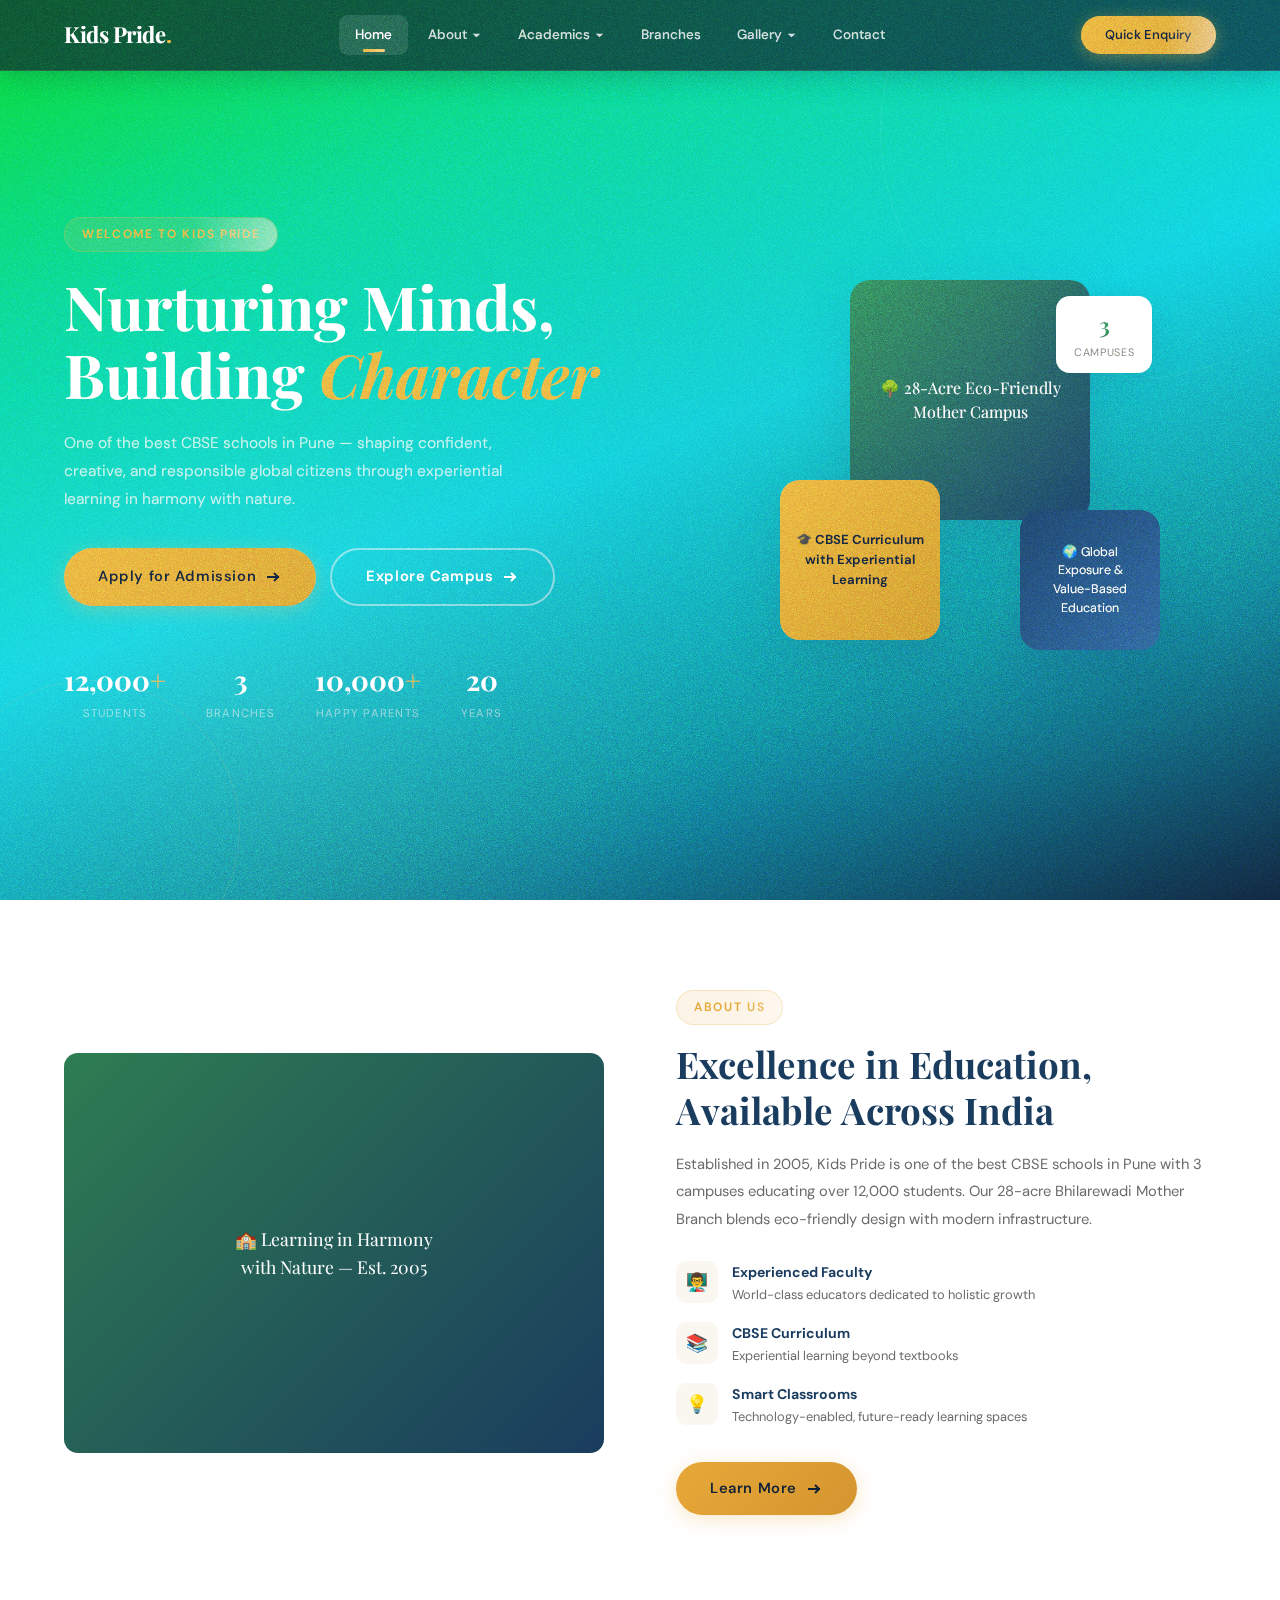
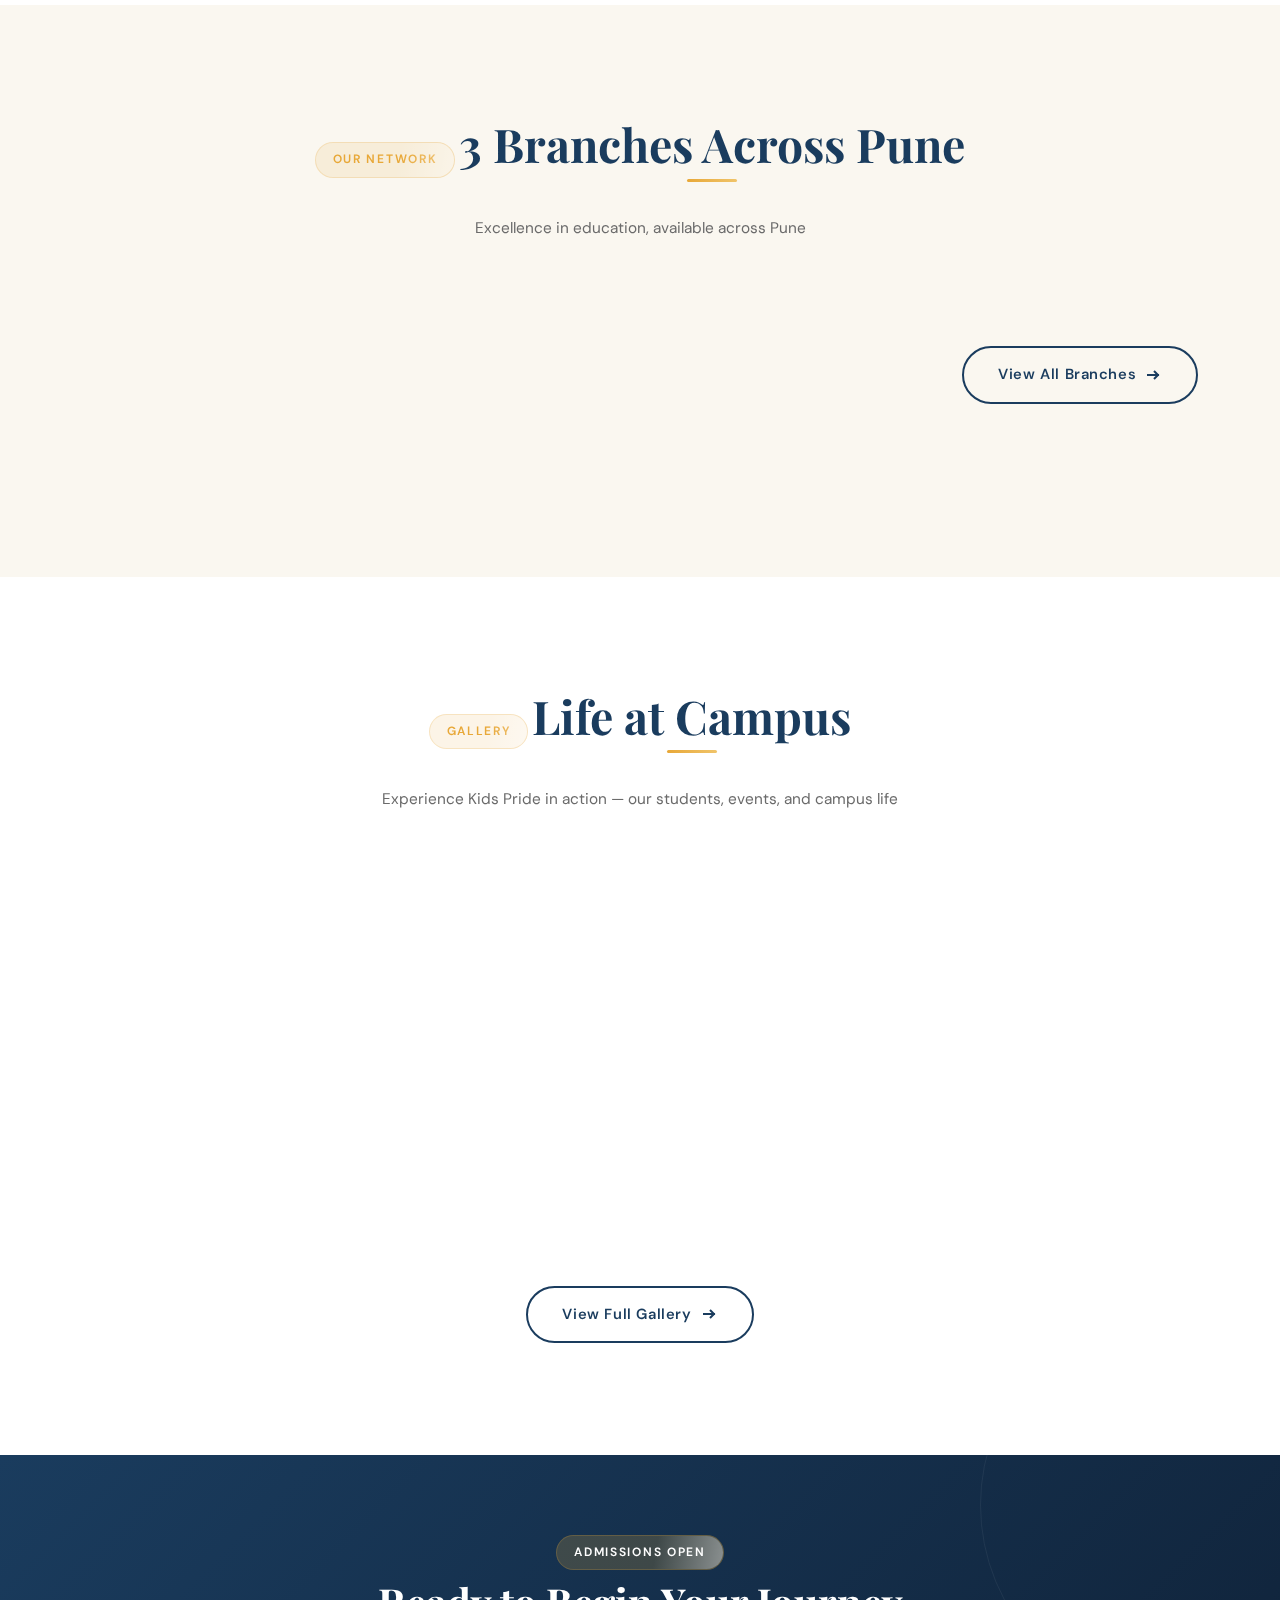
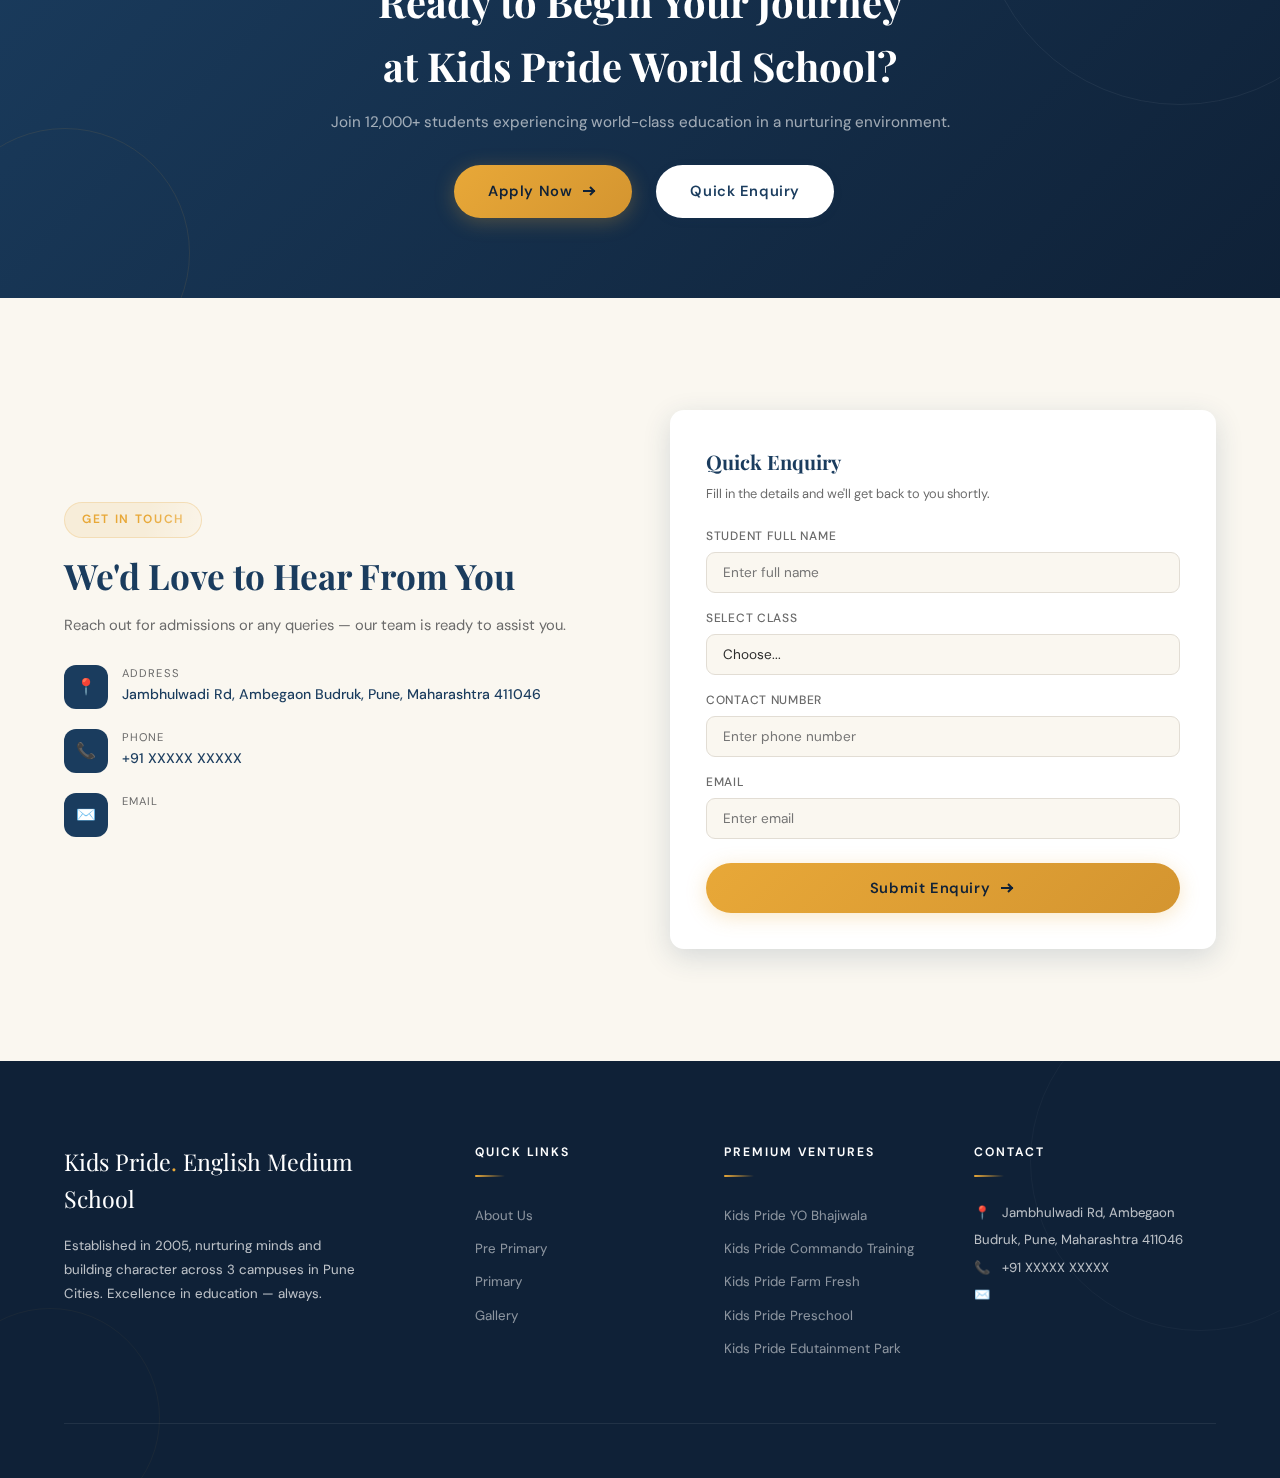
<file: index.html>
<!DOCTYPE html>
<html lang="en">

<head>
  <meta charset="UTF-8">
  <meta name="viewport" content="width=device-width, initial-scale=1.0">
  <title>Kid´s Pride English Medium School – Home</title>
  <link rel="stylesheet" href="styles.css">
  <style>
    /* ── Hero ── */
    .hero {
      position: relative;
      min-height: 100vh;
      display: flex;
      align-items: center;
      overflow: hidden;
      background: var(--clr-navy);
    }

    .hero__bg {
      position: absolute;
      inset: 0;
      background:
        radial-gradient(ellipse 80% 60% at 70% 50%, rgba(46, 125, 82, .18) 0%, transparent 70%),
        radial-gradient(ellipse 60% 70% at 20% 80%, rgba(232, 168, 56, .08) 0%, transparent 60%),
        linear-gradient(160deg, #08d22a 0%, #0ecfe4 50%, #0f2137 100%);
    }

    /* Decorative circles */
    .hero__deco {
      position: absolute;
      border-radius: 50%;
      border: 1px solid rgba(255, 255, 255, .06);
      pointer-events: none;
    }

    .hero__deco--1 {
      width: 500px;
      height: 500px;
      top: -120px;
      right: -100px;
    }

    .hero__deco--2 {
      width: 300px;
      height: 300px;
      bottom: -80px;
      left: -60px;
      border-color: rgba(232, 168, 56, .12);
    }

    .hero__deco--3 {
      width: 180px;
      height: 180px;
      top: 30%;
      left: 12%;
      border-color: rgba(46, 125, 82, .15);
    }

    .hero__content {
      position: relative;
      z-index: 2;
      width: 90%;
      max-width: 1200px;
      margin-inline: auto;
      display: grid;
      grid-template-columns: 1.1fr .9fr;
      gap: 60px;
      align-items: center;
      padding: 120px 0 80px;
    }

    .hero__text .tag {
      margin-bottom: 20px;
    }

    .hero__text h1 {
      font-family: var(--ff-display);
      font-size: clamp(2.4rem, 5.5vw, 3.8rem);
      color: #fff;
      line-height: 1.12;
      margin-bottom: 22px;
    }

    .hero__text h1 em {
      font-style: italic;
      color: var(--clr-accent);
    }

    .hero__text p {
      color: rgba(255, 255, 255, .68);
      font-size: .97rem;
      max-width: 480px;
      line-height: 1.8;
      margin-bottom: 34px;
    }

    .hero__btns {
      display: flex;
      gap: 14px;
      flex-wrap: wrap;
    }

    /* Trust strip */
    .hero__trust {
      margin-top: 52px;
      display: flex;
      gap: 40px;
      flex-wrap: wrap;
    }

    .hero__trust-item {
      text-align: center;
    }

    .hero__trust-item .num {
      font-family: var(--ff-display);
      font-size: 1.7rem;
      font-weight: 700;
      color: #fff;
    }

    .hero__trust-item .num span {
      color: var(--clr-accent);
    }

    .hero__trust-item .lbl {
      font-size: .72rem;
      color: rgba(255, 255, 255, .45);
      text-transform: uppercase;
      letter-spacing: .1em;
      margin-top: 3px;
    }

    /* Right visual */
    .hero__visual {
      position: relative;
      display: flex;
      align-items: center;
      justify-content: center;
    }

    .hero__card-stack {
      position: relative;
      width: 380px;
      height: 380px;
    }

    .hero__card-stack .card-img {
      position: absolute;
      border-radius: 20px;
      overflow: hidden;
      box-shadow: var(--shadow-lg);
      background-size: cover;
      background-position: center;
    }

    .hero__card-stack .ci-1 {
      width: 240px;
      height: 240px;
      top: 0;
      left: 50%;
      transform: translateX(-50%);
      background: linear-gradient(135deg, #2e7d52, #1a3c5e);
      display: flex;
      align-items: center;
      justify-content: center;
      color: #fff;
      font-family: var(--ff-display);
      font-size: 1rem;
      text-align: center;
      padding: 24px;
      line-height: 1.5;
    }

    .hero__card-stack .ci-2 {
      width: 160px;
      height: 160px;
      bottom: 20px;
      left: 0;
      background: linear-gradient(135deg, var(--clr-accent), #c8882a);
      display: flex;
      align-items: center;
      justify-content: center;
      color: var(--clr-navy);
      font-weight: 700;
      font-size: .82rem;
      text-align: center;
      padding: 16px;
      line-height: 1.5;
    }

    .hero__card-stack .ci-3 {
      width: 140px;
      height: 140px;
      bottom: 10px;
      right: 0;
      background: linear-gradient(135deg, #1a3c5e, #2a5a8a);
      display: flex;
      align-items: center;
      justify-content: center;
      color: #fff;
      font-size: .78rem;
      text-align: center;
      padding: 16px;
      line-height: 1.5;
    }

    .hero__badge {
      position: absolute;
      top: 16px;
      right: 8px;
      background: #fff;
      border-radius: 14px;
      padding: 12px 18px;
      box-shadow: var(--shadow-md);
      text-align: center;
      animation: float 3.5s ease-in-out infinite;
    }

    .hero__badge .b-num {
      font-family: var(--ff-display);
      font-size: 1.4rem;
      color: var(--clr-green);
      font-weight: 700;
    }

    .hero__badge .b-txt {
      font-size: .68rem;
      color: var(--clr-text-soft);
      text-transform: uppercase;
      letter-spacing: .06em;
    }

    @keyframes float {

      0%,
      100% {
        transform: translateY(0);
      }

      50% {
        transform: translateY(-8px);
      }
    }

    /* ── About Strip ── */
    .about-strip {
      background: #fff;
      padding: 90px 0;
    }

    .about-strip__grid {
      display: grid;
      grid-template-columns: 1fr 1fr;
      gap: 72px;
      align-items: center;
    }

    .about-strip__visual {
      position: relative;
      height: 400px;
    }

    .about-strip__img {
      width: 100%;
      height: 100%;
      border-radius: var(--radius);
      background: linear-gradient(135deg, #2e7d52 0%, #1a3c5e 100%);
      display: flex;
      align-items: center;
      justify-content: center;
      color: #fff;
      font-family: var(--ff-display);
      font-size: 1.1rem;
      text-align: center;
      padding: 40px;
      line-height: 1.6;
    }

    .about-strip__accent-box {
      position: absolute;
      bottom: -24px;
      right: -24px;
      width: 160px;
      height: 160px;
      background: var(--clr-accent);
      border-radius: var(--radius);
      display: flex;
      flex-direction: column;
      align-items: center;
      justify-content: center;
      box-shadow: var(--shadow-md);
    }

    .about-strip__accent-box .a-num {
      font-family: var(--ff-display);
      font-size: 2rem;
      color: var(--clr-navy);
      font-weight: 700;
    }

    .about-strip__accent-box .a-txt {
      font-size: .7rem;
      color: var(--clr-navy);
      opacity: .7;
      text-transform: uppercase;
      letter-spacing: .08em;
    }

    .about-strip__text .tag {
      margin-bottom: 16px;
    }

    .about-strip__text h2 {
      font-family: var(--ff-display);
      font-size: clamp(1.7rem, 3vw, 2.3rem);
      color: var(--clr-primary);
      margin-bottom: 18px;
      line-height: 1.25;
    }

    .about-strip__text>p {
      color: var(--clr-text-soft);
      font-size: .92rem;
      line-height: 1.85;
      margin-bottom: 28px;
    }

    .about-strip__features {
      display: flex;
      flex-direction: column;
      gap: 16px;
      margin-bottom: 34px;
    }

    .feature-row {
      display: flex;
      align-items: flex-start;
      gap: 14px;
    }

    .feature-row__icon {
      width: 42px;
      height: 42px;
      min-width: 42px;
      border-radius: 10px;
      background: var(--clr-cream);
      display: flex;
      align-items: center;
      justify-content: center;
      font-size: 1.1rem;
    }

    .feature-row__text h4 {
      font-size: .88rem;
      color: var(--clr-primary);
      margin-bottom: 2px;
    }

    .feature-row__text p {
      font-size: .8rem;
      color: var(--clr-text-soft);
    }

    /* ── Branches Preview ── */
    .branches-preview {
      background: var(--clr-cream);
    }

    .branches-grid {
      display: grid;
      grid-template-columns: repeat(auto-fill, minmax(240px, 1fr));
      gap: 22px;
    }

    .branch-card {
      background: #fff;
      border-radius: var(--radius);
      padding: 28px 24px;
      box-shadow: var(--shadow-sm);
      transition: var(--transition);
      border-left: 3px solid transparent;
      display: flex;
      flex-direction: column;
      gap: 8px;
    }

    .branch-card:hover {
      border-left-color: var(--clr-accent);
      box-shadow: var(--shadow-md);
      transform: translateY(-3px);
    }

    .branch-card__loc {
      font-size: .72rem;
      color: var(--clr-accent);
      text-transform: uppercase;
      letter-spacing: .1em;
      font-weight: 600;
    }

    .branch-card h3 {
      font-family: var(--ff-display);
      font-size: 1.05rem;
      color: var(--clr-primary);
    }

    .branch-card p {
      font-size: .8rem;
      color: var(--clr-text-soft);
      line-height: 1.6;
    }

    .branches-cta {
      text-align: center;
      margin-top: 44px;
    }

    /* ── Gallery Teaser ── */
    .gallery-teaser {
      background: #fff;
    }

    .gallery-grid {
      display: grid;
      grid-template-columns: repeat(4, 1fr);
      grid-template-rows: 180px 180px;
      gap: 16px;
    }

    .gallery-item {
      border-radius: var(--radius);
      overflow: hidden;
      position: relative;
    }

    .gallery-item__bg {
      width: 100%;
      height: 100%;
      background-size: cover;
      background-position: center;
      transition: transform .5s ease;
    }

    .gallery-item:hover .gallery-item__bg {
      transform: scale(1.06);
    }

    .gallery-item__overlay {
      position: absolute;
      inset: 0;
      background: linear-gradient(to top, rgba(15, 33, 55, .6) 0%, transparent 60%);
      display: flex;
      align-items: flex-end;
      padding: 20px;
      opacity: 0;
      transition: opacity .35s;
    }

    .gallery-item:hover .gallery-item__overlay {
      opacity: 1;
    }

    .gallery-item__overlay span {
      color: #fff;
      font-size: .82rem;
      font-weight: 500;
    }

    .gallery-item--wide {
      grid-column: span 2;
    }

    /* ── CTA Banner ── */
    .cta-banner {
      background: linear-gradient(135deg, var(--clr-primary) 0%, var(--clr-navy) 100%);
      padding: 80px 0;
      text-align: center;
      position: relative;
      overflow: hidden;
    }

    .cta-banner::before {
      content: '';
      position: absolute;
      width: 400px;
      height: 400px;
      border-radius: 50%;
      border: 1px solid rgba(255, 255, 255, .06);
      top: -150px;
      right: -100px;
    }

    .cta-banner::after {
      content: '';
      position: absolute;
      width: 250px;
      height: 250px;
      border-radius: 50%;
      border: 1px solid rgba(232, 168, 56, .1);
      bottom: -80px;
      left: -60px;
    }

    .cta-banner__content {
      position: relative;
      z-index: 2;
    }

    .cta-banner h2 {
      font-family: var(--ff-display);
      font-size: clamp(1.8rem, 3.5vw, 2.5rem);
      color: #fff;
      margin-bottom: 12px;
    }

    .cta-banner p {
      color: rgba(255, 255, 255, .6);
      margin-bottom: 30px;
      font-size: .95rem;
    }

    .cta-banner .btn--primary {
      margin-inline: 8px;
    }

    /* ── Contact Teaser ── */
    .contact-teaser {
      background: var(--clr-cream);
    }

    .contact-teaser__grid {
      display: grid;
      grid-template-columns: 1fr 1fr;
      gap: 60px;
      align-items: center;
    }

    .contact-teaser__info .tag {
      margin-bottom: 16px;
    }

    .contact-teaser__info h2 {
      font-family: var(--ff-display);
      font-size: clamp(1.7rem, 3vw, 2.2rem);
      color: var(--clr-primary);
      margin-bottom: 16px;
      line-height: 1.25;
    }

    .contact-teaser__info>p {
      color: var(--clr-text-soft);
      margin-bottom: 28px;
      font-size: .92rem;
    }

    .contact-detail {
      display: flex;
      align-items: flex-start;
      gap: 14px;
      margin-bottom: 20px;
    }

    .contact-detail__icon {
      width: 44px;
      height: 44px;
      min-width: 44px;
      background: var(--clr-primary);
      border-radius: 12px;
      display: flex;
      align-items: center;
      justify-content: center;
      color: var(--clr-accent);
      font-size: 1rem;
    }

    .contact-detail__text .cd-label {
      font-size: .7rem;
      color: var(--clr-text-soft);
      text-transform: uppercase;
      letter-spacing: .1em;
    }

    .contact-detail__text .cd-value {
      font-size: .88rem;
      color: var(--clr-primary);
      font-weight: 500;
    }

    /* Enquiry mini-form */
    .enquiry-form {
      background: #fff;
      border-radius: var(--radius);
      padding: 36px;
      box-shadow: var(--shadow-md);
    }

    .enquiry-form h3 {
      font-family: var(--ff-display);
      font-size: 1.25rem;
      color: var(--clr-primary);
      margin-bottom: 6px;
    }

    .enquiry-form>p {
      font-size: .8rem;
      color: var(--clr-text-soft);
      margin-bottom: 22px;
    }

    .form-row {
      margin-bottom: 16px;
    }

    .form-row label {
      display: block;
      font-size: .75rem;
      color: var(--clr-text-soft);
      margin-bottom: 6px;
      font-weight: 500;
      text-transform: uppercase;
      letter-spacing: .06em;
    }

    .form-row input,
    .form-row select {
      width: 100%;
      padding: 11px 16px;
      border: 1.5px solid #e2ddd4;
      border-radius: var(--radius-sm);
      font-family: var(--ff-body);
      font-size: .85rem;
      background: var(--clr-cream);
      color: var(--clr-text);
      transition: var(--transition);
      outline: none;
    }

    .form-row input:focus,
    .form-row select:focus {
      border-color: var(--clr-primary);
      background: #fff;
    }

    .form-row select {
      appearance: none;
      cursor: pointer;
    }

    /* Responsive */
    @media (max-width: 860px) {
      .hero__content {
        grid-template-columns: 1fr;
        text-align: center;
      }

      .hero__text p {
        max-width: 100%;
      }

      .hero__btns {
        justify-content: center;
      }

      .hero__trust {
        justify-content: center;
      }

      .hero__visual {
        display: none;
      }

      .about-strip__grid,
      .contact-teaser__grid {
        grid-template-columns: 1fr;
      }

      .about-strip__visual {
        height: 280px;
      }

      .gallery-grid {
        grid-template-columns: repeat(2, 1fr);
        grid-template-rows: repeat(2, 160px);
      }

      .gallery-item--wide {
        grid-column: span 1;
      }
    }

    @media (max-width: 560px) {
      .enquiry-form {
        padding: 24px;
      }

      .gallery-grid {
        grid-template-columns: 1fr 1fr;
      }
    }
  </style>

  <style>
    /* ── Scroll-reveal base ── */
    ._rev {
      opacity: 0;
      transform: translateY(30px);
      transition: opacity .68s cubic-bezier(.16, 1, .3, 1), transform .68s cubic-bezier(.16, 1, .3, 1);
    }

    ._vis {
      opacity: 1;
      transform: translateY(0);
    }

    /* ── Branch Cards ── */
    .branch-card {
      background: #fff;
      border-radius: 14px;
      padding: 30px 26px;
      box-shadow: 0 2px 10px rgba(26, 60, 94, .1);
      transition: .36s cubic-bezier(.4, 0, .2, 1);
      border-left: 3px solid transparent;
      position: relative;
      overflow: hidden;
      display: flex;
      flex-direction: column;
      gap: 8px;
    }

    .branch-card::before {
      content: '';
      position: absolute;
      inset: 0;
      background: linear-gradient(135deg, rgba(232, 168, 56, .06) 0%, transparent 55%);
      opacity: 0;
      transition: opacity .4s;
      pointer-events: none;
    }

    .branch-card:hover {
      border-left-color: var(--clr-accent);
      box-shadow: 0 0 32px rgba(232, 168, 56, .2), 0 8px 28px rgba(26, 60, 94, .14);
      transform: translateY(-4px);
    }

    .branch-card:hover::before {
      opacity: 1;
    }

    .branch-card__loc {
      font-size: .71rem;
      color: var(--clr-accent);
      text-transform: uppercase;
      letter-spacing: .12em;
      font-weight: 600;
      position: relative;
      z-index: 1;
    }

    .branch-card h3 {
      font-family: var(--ff-display);
      font-size: 1.06rem;
      color: var(--clr-primary);
      position: relative;
      z-index: 1;
    }

    .branch-card p {
      font-size: .8rem;
      color: var(--clr-text-soft);
      line-height: 1.62;
      position: relative;
      z-index: 1;
    }

    /* ── Full Branch Cards ── */
    .branch-full-card {
      background: #fff;
      border-radius: 14px;
      overflow: hidden;
      box-shadow: 0 2px 10px rgba(26, 60, 94, .1);
      transition: .36s cubic-bezier(.4, 0, .2, 1);
      position: relative;
      display: flex;
      flex-direction: column;
    }

    .branch-full-card::after {
      content: '';
      position: absolute;
      inset: 0;
      background: linear-gradient(160deg, rgba(232, 168, 56, .07) 0%, transparent 45%);
      opacity: 0;
      transition: opacity .42s;
      pointer-events: none;
      z-index: 1;
    }

    .branch-full-card:hover {
      box-shadow: 0 0 38px rgba(232, 168, 56, .2), 0 10px 32px rgba(26, 60, 94, .15);
      transform: translateY(-5px);
    }

    .branch-full-card:hover::after {
      opacity: 1;
    }

    .bfc__header {
      height: 162px;
      position: relative;
      display: flex;
      align-items: center;
      justify-content: center;
      font-size: 2.6rem;
    }

    .bfc__header--pune {
      background: linear-gradient(145deg, #1a3c5e, #2a5a8a);
    }

    .bfc__header--hubli {
      background: linear-gradient(145deg, #2e7d52, #4caf76);
    }

    .bfc__header--belgavi {
      background: linear-gradient(145deg, #e8a838, #c8882a);
    }

    .bfc__header--solapur {
      background: linear-gradient(145deg, #2a5a8a, #1a3c5e);
    }

    .bfc__header::after {
      content: '';
      position: absolute;
      inset: 0;
      background: linear-gradient(100deg, transparent 30%, rgba(255, 255, 255, .12) 50%, transparent 70%);
      background-size: 200% 100%;
      animation: shimmer 3s ease-in-out infinite;
      pointer-events: none;
    }

    .bfc__city-badge {
      position: absolute;
      top: 14px;
      left: 14px;
      background: rgba(255, 255, 255, .14);
      backdrop-filter: blur(6px);
      border-radius: 50px;
      padding: 5px 14px;
      font-size: .69rem;
      color: #fff;
      font-weight: 600;
      letter-spacing: .08em;
      text-transform: uppercase;
      z-index: 2;
    }

    .bfc__star {
      position: absolute;
      top: 14px;
      right: 14px;
      background: var(--clr-accent);
      border-radius: 50px;
      padding: 4px 11px;
      font-size: .64rem;
      color: var(--clr-navy);
      font-weight: 700;
      z-index: 2;
      box-shadow: 0 2px 10px rgba(232, 168, 56, .35);
    }

    .bfc__body {
      padding: 24px;
      flex: 1;
      display: flex;
      flex-direction: column;
      position: relative;
      z-index: 2;
    }

    .bfc__body h3 {
      font-family: var(--ff-display);
      font-size: 1.14rem;
      color: var(--clr-primary);
      margin-bottom: 5px;
    }

    .bfc-tagline {
      font-size: .77rem;
      color: var(--clr-accent);
      font-weight: 600;
      margin-bottom: 10px;
    }

    .bfc__body p {
      font-size: .81rem;
      color: var(--clr-text-soft);
      line-height: 1.66;
      flex: 1;
    }

    .bfc-details {
      margin-top: 18px;
      display: flex;
      flex-direction: column;
      gap: 5px;
    }

    .bfc-detail {
      font-size: .75rem;
      color: var(--clr-text-soft);
      display: flex;
      align-items: center;
      gap: 8px;
    }

    .bfc-detail .d-icon {
      color: var(--clr-primary);
      font-size: .81rem;
    }

    .bfc-link {
      display: inline-flex;
      align-items: center;
      gap: 6px;
      margin-top: 16px;
      font-size: .79rem;
      font-weight: 600;
      color: var(--clr-primary);
      transition: .3s;
    }

    .bfc-link:hover {
      color: var(--clr-accent);
      gap: 11px;
    }

    /* ── Value Cards ── */
    .value-card {
      background: #fff;
      border-radius: 14px;
      padding: 36px 30px;
      box-shadow: 0 2px 10px rgba(26, 60, 94, .1);
      text-align: center;
      transition: .36s cubic-bezier(.4, 0, .2, 1);
      position: relative;
      overflow: hidden;
    }

    .value-card::before {
      content: '';
      position: absolute;
      bottom: 0;
      left: 0;
      right: 0;
      height: 3px;
      background: linear-gradient(90deg, var(--clr-accent), var(--clr-green), var(--clr-accent));
      background-size: 200% 100%;
      animation: borderFlow 3s linear infinite;
      transform: scaleX(0);
      transition: transform .38s cubic-bezier(.16, 1, .3, 1);
      transform-origin: left;
    }

    .value-card:hover {
      box-shadow: 0 0 34px rgba(232, 168, 56, .18), 0 8px 28px rgba(26, 60, 94, .14);
      transform: translateY(-5px);
    }

    .value-card:hover::before {
      transform: scaleX(1);
    }

    .value-card__icon {
      width: 66px;
      height: 66px;
      margin: 0 auto 20px;
      border-radius: 18px;
      display: flex;
      align-items: center;
      justify-content: center;
      font-size: 1.65rem;
    }

    .value-card__icon--1 {
      background: rgba(26, 60, 94, .07);
    }

    .value-card__icon--2 {
      background: rgba(46, 125, 82, .08);
    }

    .value-card__icon--3 {
      background: rgba(232, 168, 56, .1);
    }

    .value-card__icon--4 {
      background: rgba(26, 60, 94, .07);
    }

    .value-card h4 {
      font-family: var(--ff-display);
      font-size: 1.02rem;
      color: var(--clr-primary);
      margin-bottom: 8px;
    }

    .value-card p {
      font-size: .79rem;
      color: var(--clr-text-soft);
      line-height: 1.66;
    }

    /* ── Panel Cards ── */
    .panel-card {
      background: #fff;
      border-radius: 14px;
      overflow: hidden;
      box-shadow: 0 2px 10px rgba(26, 60, 94, .1);
      transition: .36s cubic-bezier(.4, 0, .2, 1);
      text-align: center;
      position: relative;
    }

    .panel-card::after {
      content: '';
      position: absolute;
      inset: 0;
      background: linear-gradient(180deg, transparent 55%, rgba(232, 168, 56, .06) 100%);
      opacity: 0;
      transition: opacity .4s;
      pointer-events: none;
      z-index: 1;
    }

    .panel-card:hover {
      box-shadow: 0 0 36px rgba(232, 168, 56, .2), 0 10px 34px rgba(26, 60, 94, .15);
      transform: translateY(-5px);
    }

    .panel-card:hover::after {
      opacity: 1;
    }

    .panel-card__avatar {
      height: 200px;
      display: flex;
      align-items: center;
      justify-content: center;
      font-size: 4rem;
      position: relative;
      overflow: hidden;
    }

    .panel-card__avatar::after {
      content: '';
      position: absolute;
      inset: 0;
      background: linear-gradient(100deg, transparent 32%, rgba(255, 255, 255, .1) 50%, transparent 68%);
      background-size: 200% 100%;
      animation: shimmer 3.4s ease-in-out infinite;
      pointer-events: none;
    }

    .panel-card__avatar--1 {
      background: linear-gradient(145deg, #1a3c5e, #2a5a8a);
    }

    .panel-card__avatar--2 {
      background: linear-gradient(145deg, #2e7d52, #4caf76);
    }

    .panel-card__avatar--3 {
      background: linear-gradient(145deg, #e8a838, #c8882a);
    }

    .panel-card__avatar--4 {
      background: linear-gradient(145deg, #2a5a8a, #1a3c5e);
    }

    .panel-card__info {
      padding: 24px 20px;
      position: relative;
      z-index: 2;
    }

    .panel-card__info h3 {
      font-family: var(--ff-display);
      font-size: 1.06rem;
      color: var(--clr-primary);
      margin-bottom: 4px;
    }

    .panel-card__info .role {
      font-size: .72rem;
      color: var(--clr-accent);
      text-transform: uppercase;
      letter-spacing: .11em;
      font-weight: 600;
      margin-bottom: 8px;
    }

    .panel-card__info p {
      font-size: .78rem;
      color: var(--clr-text-soft);
      line-height: 1.6;
    }

    /* ── Event Cards ── */
    .event-card {
      border-radius: 14px;
      overflow: hidden;
      box-shadow: 0 2px 10px rgba(26, 60, 94, .1);
      transition: .36s cubic-bezier(.4, 0, .2, 1);
      background: #fff;
      border: 1px solid #f0ebe0;
      position: relative;
    }

    .event-card::before {
      content: '';
      position: absolute;
      inset: 0;
      background: linear-gradient(145deg, rgba(232, 168, 56, .06) 0%, transparent 48%);
      opacity: 0;
      transition: opacity .4s;
      pointer-events: none;
      z-index: 1;
    }

    .event-card:hover {
      box-shadow: 0 0 36px rgba(232, 168, 56, .2), 0 10px 32px rgba(26, 60, 94, .15);
      transform: translateY(-5px);
      border-color: rgba(232, 168, 56, .25);
    }

    .event-card:hover::before {
      opacity: 1;
    }

    .event-card__header {
      height: 182px;
      display: flex;
      align-items: center;
      justify-content: center;
      font-size: 2.8rem;
      position: relative;
      overflow: hidden;
    }

    .ec--1 {
      background: linear-gradient(145deg, #1a3c5e, #2a5a8a)
    }

    .ec--2 {
      background: linear-gradient(145deg, #e8a838, #c8882a)
    }

    .ec--3 {
      background: linear-gradient(145deg, #2e7d52, #4caf76)
    }

    .ec--4 {
      background: linear-gradient(145deg, #2a5a8a, #1a3c5e)
    }

    .ec--5 {
      background: linear-gradient(145deg, #c8882a, #2e7d52)
    }

    .ec--6 {
      background: linear-gradient(145deg, #4caf76, #1a3c5e)
    }

    .event-card__header::after {
      content: '';
      position: absolute;
      inset: 0;
      background: linear-gradient(100deg, transparent 30%, rgba(255, 255, 255, .1) 50%, transparent 70%);
      background-size: 200% 100%;
      animation: shimmer 3.2s ease-in-out infinite;
      pointer-events: none;
    }

    .event-card__date-badge {
      position: absolute;
      top: 16px;
      left: 16px;
      background: rgba(255, 255, 255, .14);
      backdrop-filter: blur(6px);
      border-radius: 12px;
      padding: 8px 14px;
      text-align: center;
      z-index: 2;
    }

    .edb-day {
      font-family: var(--ff-display);
      font-size: 1.3rem;
      color: #fff;
      font-weight: 700;
      line-height: 1;
    }

    .edb-mon {
      font-size: .61rem;
      color: rgba(255, 255, 255, .68);
      text-transform: uppercase;
      letter-spacing: .08em;
    }

    .event-card__body {
      padding: 22px;
      position: relative;
      z-index: 2;
    }

    .event-card__body h3 {
      font-family: var(--ff-display);
      font-size: 1.06rem;
      color: var(--clr-primary);
      margin-bottom: 5px;
    }

    .ec-type {
      font-size: .69rem;
      color: var(--clr-accent);
      text-transform: uppercase;
      letter-spacing: .11em;
      font-weight: 600;
      margin-bottom: 8px;
    }

    .event-card__body p {
      font-size: .79rem;
      color: var(--clr-text-soft);
      line-height: 1.62;
    }

    /* ── Video Cards ── */
    .video-card {
      background: #fff;
      border-radius: 14px;
      overflow: hidden;
      box-shadow: 0 2px 10px rgba(26, 60, 94, .1);
      transition: .36s cubic-bezier(.4, 0, .2, 1);
      cursor: pointer;
      position: relative;
    }

    .video-card::before {
      content: '';
      position: absolute;
      inset: 0;
      background: linear-gradient(160deg, rgba(232, 168, 56, .07) 0%, transparent 50%);
      opacity: 0;
      transition: opacity .4s;
      pointer-events: none;
      z-index: 1;
    }

    .video-card:hover {
      box-shadow: 0 0 34px rgba(232, 168, 56, .2), 0 8px 30px rgba(26, 60, 94, .14);
      transform: translateY(-4px);
    }

    .video-card:hover::before {
      opacity: 1;
    }

    .video-card__thumb {
      height: 192px;
      display: flex;
      align-items: center;
      justify-content: center;
      position: relative;
      overflow: hidden;
    }

    .vc--1 {
      background: linear-gradient(145deg, #0f2137, #1a3c5e)
    }

    .vc--2 {
      background: linear-gradient(145deg, #1a3c5e, #2e7d52)
    }

    .vc--3 {
      background: linear-gradient(145deg, #2e7d52, #e8a838)
    }

    .vc--4 {
      background: linear-gradient(145deg, #e8a838, #1a3c5e)
    }

    .video-card__thumb::after {
      content: '';
      position: absolute;
      inset: 0;
      background: linear-gradient(100deg, transparent 30%, rgba(255, 255, 255, .09) 50%, transparent 70%);
      background-size: 200% 100%;
      animation: shimmer 3.6s ease-in-out infinite;
      pointer-events: none;
    }

    .video-card__play {
      width: 56px;
      height: 56px;
      background: rgba(255, 255, 255, .93);
      border-radius: 50%;
      display: flex;
      align-items: center;
      justify-content: center;
      box-shadow: 0 4px 18px rgba(0, 0, 0, .22);
      transition: .32s cubic-bezier(.16, 1, .3, 1);
      z-index: 2;
      position: relative;
    }

    .video-card:hover .video-card__play {
      transform: scale(1.14);
      background: #fff;
      box-shadow: 0 6px 24px rgba(0, 0, 0, .28);
    }

    .video-card__play svg {
      width: 20px;
      height: 20px;
      fill: var(--clr-primary);
      margin-left: 3px;
    }

    .video-card__duration {
      position: absolute;
      bottom: 12px;
      right: 12px;
      background: rgba(0, 0, 0, .56);
      border-radius: 6px;
      padding: 3px 9px;
      font-size: .67rem;
      color: #fff;
      font-weight: 600;
      z-index: 2;
    }

    .video-card__info {
      padding: 18px;
      position: relative;
      z-index: 2;
    }

    .video-card__info h4 {
      font-size: .89rem;
      color: var(--clr-primary);
      margin-bottom: 4px;
      font-weight: 600;
    }

    .vc-cat {
      font-size: .71rem;
      color: var(--clr-accent);
      font-weight: 600;
      text-transform: uppercase;
      letter-spacing: .06em;
    }

    /* ── Photo Items ── */
    .photo-item {
      position: relative;
      border-radius: 14px;
      overflow: hidden;
      cursor: pointer;
      margin-bottom: 16px;
      break-inside: avoid;
    }

    .photo-item__img {
      width: 100%;
      display: flex;
      align-items: center;
      justify-content: center;
      font-size: 2rem;
      color: rgba(255, 255, 255, .55);
      transition: transform .48s cubic-bezier(.16, 1, .3, 1);
    }

    .photo-item:hover .photo-item__img {
      transform: scale(1.06);
    }

    .photo-item__overlay {
      position: absolute;
      inset: 0;
      background: linear-gradient(to top, rgba(15, 33, 55, .72) 0%, transparent 56%);
      opacity: 0;
      transition: opacity .36s;
      display: flex;
      align-items: flex-end;
      padding: 22px;
    }

    .photo-item:hover .photo-item__overlay {
      opacity: 1;
    }

    .photo-item__overlay span {
      color: #fff;
      font-size: .81rem;
      font-weight: 500;
    }

    .photo-item::after {
      content: '';
      position: absolute;
      inset: 0;
      background: linear-gradient(100deg, transparent 30%, rgba(255, 255, 255, .08) 50%, transparent 70%);
      background-size: 200% 100%;
      animation: shimmer 4s ease-in-out infinite;
      pointer-events: none;
      border-radius: 14px;
    }

    .pi--h1 {
      height: 222px
    }

    .pi--h2 {
      height: 182px
    }

    .pi--h3 {
      height: 244px
    }

    .pi--h4 {
      height: 162px
    }

    .pi--h5 {
      height: 202px
    }

    .pi--h6 {
      height: 192px
    }

    .c1 {
      background: linear-gradient(145deg, #1a3c5e, #2a5a8a)
    }

    .c2 {
      background: linear-gradient(145deg, #2e7d52, #4caf76)
    }

    .c3 {
      background: linear-gradient(145deg, #e8a838, #c8882a)
    }

    .c4 {
      background: linear-gradient(145deg, #2a5a8a, #4caf76)
    }

    .c5 {
      background: linear-gradient(145deg, #c8882a, #1a3c5e)
    }

    .c6 {
      background: linear-gradient(145deg, #4caf76, #e8a838)
    }

    .c7 {
      background: linear-gradient(145deg, #0f2137, #2e7d52)
    }

    .c8 {
      background: linear-gradient(145deg, #1a3c5e, #e8a838)
    }

    /* ── Info Cards ── */
    .info-card {
      display: flex;
      align-items: flex-start;
      gap: 18px;
      padding: 22px;
      background: #fff;
      border-radius: 14px;
      box-shadow: 0 2px 10px rgba(26, 60, 94, .1);
      transition: .36s cubic-bezier(.4, 0, .2, 1);
      position: relative;
      overflow: hidden;
      margin-bottom: 16px;
    }

    .info-card::before {
      content: '';
      position: absolute;
      left: 0;
      top: 0;
      bottom: 0;
      width: 3px;
      background: linear-gradient(180deg, var(--clr-accent), var(--clr-green));
      transform: scaleY(0);
      transition: transform .38s cubic-bezier(.16, 1, .3, 1);
      transform-origin: top;
    }

    .info-card:hover {
      box-shadow: 0 0 28px rgba(232, 168, 56, .18), 0 6px 22px rgba(26, 60, 94, .12);
      transform: translateX(4px);
    }

    .info-card:hover::before {
      transform: scaleY(1);
    }

    .info-card__icon {
      width: 52px;
      height: 52px;
      min-width: 52px;
      border-radius: 14px;
      display: flex;
      align-items: center;
      justify-content: center;
      font-size: 1.3rem;
    }

    .ic--addr {
      background: rgba(26, 60, 94, .07)
    }

    .ic--phone {
      background: rgba(46, 125, 82, .09)
    }

    .ic--email {
      background: rgba(232, 168, 56, .11)
    }

    .ic--corp {
      background: rgba(26, 60, 94, .07)
    }

    .info-card__text .ic-label {
      font-size: .69rem;
      color: var(--clr-text-soft);
      text-transform: uppercase;
      letter-spacing: .11em;
      font-weight: 600;
      margin-bottom: 4px;
    }

    .info-card__text .ic-value {
      font-size: .87rem;
      color: var(--clr-primary);
      font-weight: 500;
      line-height: 1.58;
    }

    .info-card__text .ic-value a {
      color: var(--clr-primary);
      transition: color .3s;
    }

    .info-card__text .ic-value a:hover {
      color: var(--clr-accent);
    }

    /* ── FAQ ── */
    .faq-item {
      background: #fff;
      border-radius: 14px;
      padding: 28px;
      box-shadow: 0 2px 10px rgba(26, 60, 94, .1);
      transition: .36s cubic-bezier(.4, 0, .2, 1);
      position: relative;
      overflow: hidden;
      border: 1px solid transparent;
    }

    .faq-item::before {
      content: '';
      position: absolute;
      bottom: 0;
      left: 0;
      right: 0;
      height: 2px;
      background: linear-gradient(90deg, var(--clr-accent), var(--clr-green));
      transform: scaleX(0);
      transition: transform .38s cubic-bezier(.16, 1, .3, 1);
      transform-origin: left;
    }

    .faq-item:hover {
      box-shadow: 0 0 28px rgba(232, 168, 56, .16), 0 6px 24px rgba(26, 60, 94, .12);
      border-color: rgba(232, 168, 56, .18);
    }

    .faq-item:hover::before {
      transform: scaleX(1);
    }

    .faq-item h4 {
      font-size: .9rem;
      color: var(--clr-primary);
      margin-bottom: 8px;
      display: flex;
      align-items: flex-start;
      gap: 10px;
    }

    .faq-item h4 .faq-icon {
      color: var(--clr-accent);
      font-size: .84rem;
      flex-shrink: 0;
      margin-top: 1px;
    }

    .faq-item p {
      font-size: .79rem;
      color: var(--clr-text-soft);
      line-height: 1.7;
      padding-left: 22px;
    }

    /* ── Curriculum Cards (dark bg) ── */
    .curriculum-card {
      border-radius: 14px;
      padding: 38px 30px;
      border: 1px solid rgba(255, 255, 255, .07);
      background: rgba(255, 255, 255, .04);
      transition: .36s cubic-bezier(.4, 0, .2, 1);
      position: relative;
      overflow: hidden;
    }

    .curriculum-card::before {
      content: '';
      position: absolute;
      bottom: 0;
      left: 0;
      right: 0;
      height: 2px;
      background: linear-gradient(90deg, var(--clr-accent), var(--clr-green), var(--clr-accent));
      background-size: 200% 100%;
      animation: borderFlow 3s linear infinite;
      transform: scaleX(0);
      transition: transform .4s cubic-bezier(.16, 1, .3, 1);
      transform-origin: left;
    }

    .curriculum-card:hover {
      background: rgba(255, 255, 255, .08);
      border-color: rgba(232, 168, 56, .28);
    }

    .curriculum-card:hover::before {
      transform: scaleX(1);
    }

    .curriculum-card__icon {
      font-size: 2rem;
      margin-bottom: 18px;
    }

    .curriculum-card h3 {
      color: #fff;
      font-family: var(--ff-display);
      font-size: 1.1rem;
      margin-bottom: 10px;
    }

    .curriculum-card p {
      color: rgba(255, 255, 255, .48);
      font-size: .81rem;
      line-height: 1.72;
    }

    /* ── Hero trust ── */
    .hero__trust-item {
      text-align: center;
    }

    .hero__trust-item .num {
      font-family: var(--ff-display);
      font-size: 1.72rem;
      font-weight: 700;
      color: #fff;
    }

    .hero__trust-item .num span {
      color: var(--clr-accent);
    }

    .hero__trust-item .lbl {
      font-size: .71rem;
      color: rgba(255, 255, 255, .42);
      text-transform: uppercase;
      letter-spacing: .11em;
      margin-top: 3px;
    }
  </style>

</head>

<body>

  <!-- NAVBAR -->
  <nav class="navbar">
    <div class="container navbar__inner">
      <a href="index.html" class="navbar__logo">Kids Pride<span>.</span></a>
      <div class="navbar__nav">
        <a href="index.html" class="active">Home</a>
        <div class="nav-drop">
          <a href="#" class="nav-drop__toggle">About <svg viewBox="0 0 12 12" fill="currentColor">
              <path d="M2 4l4 4 4-4" />
            </svg></a>
          <div class="nav-drop__menu">
            <a href="about.html">About Us</a>
            <a href="about.html#vision">Vision & Mission</a>
            <a href="about.html#md">Managing Director</a>
            <a href="about.html#panel">Director Panel</a>
          </div>
        </div>
        <div class="nav-drop">
          <a href="#" class="nav-drop__toggle">Academics <svg viewBox="0 0 12 12" fill="currentColor">
              <path d="M2 4l4 4 4-4" />
            </svg></a>
          <div class="nav-drop__menu">
            <a href="academics.html#preprimary">Pre-Primary</a>
            <a href="academics.html#primary">Primary</a>
          </div>
        </div>
        <a href="branches.html">Branches</a>
        <div class="nav-drop">
          <a href="#" class="nav-drop__toggle">Gallery <svg viewBox="0 0 12 12" fill="currentColor">
              <path d="M2 4l4 4 4-4" />
            </svg></a>
          <div class="nav-drop__menu">
            <a href="gallery.html#photos">Photo Gallery</a>
            <a href="gallery.html#events">Mega Events</a>
            <a href="gallery.html#videos">Videos</a>
          </div>
        </div>
        <a href="contact.html">Contact</a>
      </div>
      <a href="contact.html" class="navbar__cta">Quick Enquiry</a>
      <div class="navbar__ham"><span></span><span></span><span></span></div>
    </div>
  </nav>

  <!-- HERO -->
  <section class="hero">
    <div class="hero__bg"></div>
    <div class="hero__deco hero__deco--1"></div>
    <div class="hero__deco hero__deco--2"></div>
    <div class="hero__deco hero__deco--3"></div>
    <div class="hero__content">
      <div class="hero__text">
        <span class="tag">Welcome to Kids Pride</span>
        <h1>Nurturing Minds,<br>Building <em>Character</em></h1>
        <p>One of the best CBSE schools in Pune — shaping confident, creative, and responsible global citizens through
          experiential learning in harmony with nature.</p>
        <div class="hero__btns">
          <a href="contact.html" class="btn btn--primary">Apply for Admission <svg viewBox="0 0 18 18" fill="none"
              stroke="currentColor" stroke-width="2">
              <path d="M3 9h12M10 5l4 4-4 4" />
            </svg></a>
          <a href="about.html" class="btn btn--outline" style="border-color:rgba(255,255,255,.4);color:#fff;">Explore
            Campus <svg viewBox="0 0 18 18" fill="none" stroke="currentColor" stroke-width="2">
              <path d="M3 9h12M10 5l4 4-4 4" />
            </svg></a>
        </div>
        <div class="hero__trust">
          <div class="hero__trust-item">
            <div class="num">12,000<span>+</span></div>
            <div class="lbl">Students</div>
          </div>
          <div class="hero__trust-item">
            <div class="num">3</div>
            <div class="lbl">Branches</div>
          </div>
          <div class="hero__trust-item">
            <div class="num">10,000<span>+</span></div>
            <div class="lbl">Happy Parents</div>
          </div>
          <div class="hero__trust-item">
            <div class="num">20</div>
            <div class="lbl">Years</div>
          </div>
        </div>
      </div>
      <div class="hero__visual">
        <div class="hero__card-stack">
          <div class="card-img ci-1">🌳 28-Acre Eco-Friendly<br>Mother Campus</div>
          <div class="card-img ci-2">🎓 CBSE Curriculum<br>with Experiential Learning</div>
          <div class="card-img ci-3">🌍 Global Exposure &amp;<br>Value-Based Education</div>
          <div class="hero__badge">
            <div class="b-num">3</div>
            <div class="b-txt">Campuses</div>
          </div>
        </div>
      </div>
    </div>
  </section>

  <!-- ABOUT STRIP -->
  <section class="about-strip">
    <div class="container">
      <div class="about-strip__grid">
        <div class="about-strip__visual">
          <div class="about-strip__img">🏫 Learning in Harmony<br>with Nature — Est. 2005</div>
        </div>
        <div class="about-strip__text">
          <span class="tag">About Us</span>
          <h2>Excellence in Education, Available Across India</h2>
          <p>Established in 2005, Kids Pride is one of the best CBSE schools in Pune with 3 campuses educating over
            12,000
            students. Our 28-acre Bhilarewadi Mother Branch blends eco-friendly design with modern infrastructure.</p>
          <div class="about-strip__features">
            <div class="feature-row">
              <div class="feature-row__icon">👨‍🏫</div>
              <div class="feature-row__text">
                <h4>Experienced Faculty</h4>
                <p>World-class educators dedicated to holistic growth</p>
              </div>
            </div>
            <div class="feature-row">
              <div class="feature-row__icon">📚</div>
              <div class="feature-row__text">
                <h4>CBSE Curriculum</h4>
                <p>Experiential learning beyond textbooks</p>
              </div>
            </div>
            <div class="feature-row">
              <div class="feature-row__icon">💡</div>
              <div class="feature-row__text">
                <h4>Smart Classrooms</h4>
                <p>Technology-enabled, future-ready learning spaces</p>
              </div>
            </div>
          </div>
          <a href="about.html" class="btn btn--primary">Learn More <svg viewBox="0 0 18 18" fill="none"
              stroke="currentColor" stroke-width="2">
              <path d="M3 9h12M10 5l4 4-4 4" />
            </svg></a>
        </div>
      </div>
    </div>
  </section>

  <!-- BRANCHES PREVIEW -->
  <section class="branches-preview section-pad">
    <div class="container">
      <div class="section-heading">
        <span class="tag">Our Network</span>
        <h2>3 Branches Across Pune</h2>
        <p>Excellence in education, available across Pune</p>
      </div>
      <div class="branches-grid">
        <div class="branch-card">
          <div class="branch-card__loc">📍 Pune</div>
          <h3>ABC</h3>
          <p>28-acre Mother Branch with eco-friendly campus</p>
        </div>
        <div class="branch-card">
          <div class="branch-card__loc">📍 Pune</div>
          <h3>XYZ</h3>
          <p>Premium CBSE education in the heart of Pune</p>
        </div>
        <div class="branch-card">
          <div class="branch-card__loc">📍 Pune</div>
          <h3>123</h3>
          <p>Modern infrastructure with holistic approach</p>
        </div>
        <div class="branches-cta">
          <a href="branches.html" class="btn btn--outline">View All Branches <svg viewBox="0 0 18 18" fill="none"
              stroke="currentColor" stroke-width="2">
              <path d="M3 9h12M10 5l4 4-4 4" />
            </svg></a>
        </div>
      </div>
  </section>

  <!-- GALLERY TEASER -->
  <section class="gallery-teaser section-pad">
    <div class="container">
      <div class="section-heading">
        <span class="tag">Gallery</span>
        <h2>Life at Campus</h2>
        <p>Experience Kids Pride in action — our students, events, and campus life</p>
      </div>
      <div class="gallery-grid">
        <div class="gallery-item gallery-item--wide">
          <div class="gallery-item__bg"
            style="background:linear-gradient(135deg,#2e7d52,#1a3c5e);display:flex;align-items:center;justify-content:center;color:#fff;font-size:3rem;">
            🏃</div>
          <div class="gallery-item__overlay"><span>Sports Excellence</span></div>
        </div>
        <div class="gallery-item">
          <div class="gallery-item__bg"
            style="background:linear-gradient(135deg,#e8a838,#c8882a);display:flex;align-items:center;justify-content:center;color:#fff;font-size:3rem;">
            🎭</div>
          <div class="gallery-item__overlay"><span>Cultural Events</span></div>
        </div>
        <div class="gallery-item">
          <div class="gallery-item__bg"
            style="background:linear-gradient(135deg,#1a3c5e,#2a5a8a);display:flex;align-items:center;justify-content:center;color:#fff;font-size:3rem;">
            💻</div>
          <div class="gallery-item__overlay"><span>Smart Classrooms</span></div>
        </div>
        <div class="gallery-item">
          <div class="gallery-item__bg"
            style="background:linear-gradient(135deg,#2e7d52,#4caf76);display:flex;align-items:center;justify-content:center;color:#fff;font-size:3rem;">
            🌳</div>
          <div class="gallery-item__overlay"><span>Green Campus</span></div>
        </div>
        <div class="gallery-item gallery-item--wide">
          <div class="gallery-item__bg"
            style="background:linear-gradient(135deg,#e8a838,#1a3c5e);display:flex;align-items:center;justify-content:center;color:#fff;font-size:3rem;">
            🎓</div>
          <div class="gallery-item__overlay"><span>Annual Day</span></div>
        </div>
      </div>
      <div style="text-align:center;margin-top:36px;">
        <a href="gallery.html" class="btn btn--outline">View Full Gallery <svg viewBox="0 0 18 18" fill="none"
            stroke="currentColor" stroke-width="2">
            <path d="M3 9h12M10 5l4 4-4 4" />
          </svg></a>
      </div>
    </div>
  </section>

  <!-- CTA BANNER -->
  <section class="cta-banner">
    <div class="container cta-banner__content">
      <span class="tag" style="background:rgba(232,168,56,.2);color:#fff;">Admissions Open</span>
      <h2>Ready to Begin Your Journey<br>at Kids Pride World School?</h2>
      <p>Join 12,000+ students experiencing world-class education in a nurturing environment.</p>
      <a href="contact.html" class="btn btn--primary">Apply Now <svg viewBox="0 0 18 18" fill="none"
          stroke="currentColor" stroke-width="2">
          <path d="M3 9h12M10 5l4 4-4 4" />
        </svg></a>
      <a href="contact.html" class="btn btn--white" style="margin-left:12px;">Quick Enquiry</a>
    </div>
  </section>

  <!-- CONTACT TEASER -->
  <section class="contact-teaser section-pad">
    <div class="container">
      <div class="contact-teaser__grid">
        <div class="contact-teaser__info">
          <span class="tag">Get in Touch</span>
          <h2>We'd Love to Hear From You</h2>
          <p>Reach out for admissions or any queries — our team is ready to assist you.</p>
          <div class="contact-detail">
            <div class="contact-detail__icon">📍</div>
            <div class="contact-detail__text">
              <div class="cd-label">Address</div>
              <div class="cd-value">Jambhulwadi Rd, Ambegaon Budruk, Pune, Maharashtra 411046</div>
            </div>
          </div>
          <div class="contact-detail">
            <div class="contact-detail__icon">📞</div>
            <div class="contact-detail__text">
              <div class="cd-label">Phone</div>
              <div class="cd-value">+91 XXXXX XXXXX</div>
            </div>
          </div>
          <div class="contact-detail">
            <div class="contact-detail__icon">✉️</div>
            <div class="contact-detail__text">
              <div class="cd-label">Email</div>
              <div class="cd-value"><a href="/cdn-cgi/l/email-protection" class="__cf_email__"
                  data-cfemail="kids@gmail.com"></a>
              </div>
            </div>
          </div>
        </div>
        <div class="enquiry-form">
          <h3>Quick Enquiry</h3>
          <p>Fill in the details and we'll get back to you shortly.</p>
          <div class="form-row"><label>Student Full Name</label><input type="text" placeholder="Enter full name"></div>
          <div class="form-row"><label>Select Class</label><select>
              <option>Choose...</option>
              <option>Nursery</option>
              <option>LKG</option>
              <option>UKG</option>
            </select></div>
          <div class="form-row"><label>Contact Number</label><input type="tel" placeholder="Enter phone number"></div>
          <div class="form-row"><label>Email</label><input type="email" placeholder="Enter email"></div>
          <button class="btn btn--primary" style="width:100%;justify-content:center;margin-top:8px;">Submit Enquiry <svg
              viewBox="0 0 18 18" fill="none" stroke="currentColor" stroke-width="2">
              <path d="M3 9h12M10 5l4 4-4 4" />
            </svg></button>
        </div>
      </div>
    </div>
  </section>

  <!-- FOOTER -->
  <footer class="footer">
    <div class="container">
      <div class="footer__grid">
        <div class="footer__brand">
          <div class="footer__brand-title">Kids Pride<span>.</span> English Medium School</div>
          <p>Established in 2005, nurturing minds and building character across 3 campuses in Pune Cities. Excellence in
            education — always.</p>
        </div>
        <div class="footer__col">
          <h4>Quick Links</h4>
          <a href="about.html">About Us</a>
          <a href="academics.html#preprimary">Pre Primary</a>
          <a href="academics.html#primary">Primary</a>
          <a href="gallery.html">Gallery</a>
        </div>
        <div class="footer__col">
          <h4>Premium Ventures</h4>
          <a href="#">Kids Pride YO Bhajiwala</a>
          <a href="#">Kids Pride Commando Training</a>
          <a href="#">Kids Pride Farm Fresh</a>
          <a href="#">Kids Pride Preschool</a>
          <a href="#">Kids Pride Edutainment Park</a>
        </div>
        <div class="footer__col footer__contact">
          <h4>Contact</h4>
          <p><span class="icon">📍</span> Jambhulwadi Rd, Ambegaon Budruk, Pune, Maharashtra 411046</p>
          <p><span class="icon">📞</span> +91 XXXXX XXXXX</p>
          <p><span class="icon">✉️</span> <a href="/cdn-cgi/l/email-protection" class="__cf_email__"
              data-cfemail="kids@gmail.com"></a></p>
        </div>
      </div>
      <div class="footer__bottom">
        <script>
          /* ============================================================
           KIDS PRIDE ENGLISH MEDIUM SCHOOL — SCRIPTS
           Mobile Navigation + Scroll Reveal Animations
           ============================================================ */

          console.log('🚀 Script.js loaded');

          // Wait for DOM to be fully loaded
          document.addEventListener('DOMContentLoaded', function () {
            console.log('✓ DOM loaded, initializing scripts...');

            // ── Mobile Navigation ──
            const ham = document.querySelector('.navbar__ham');
            const nav = document.querySelector('.navbar__nav');
            const cta = document.querySelector('.navbar__cta');
            const body = document.body;

            console.log('Mobile Nav Elements:', {
              hamburger: !!ham,
              navMenu: !!nav,
              ctaButton: !!cta
            });

            if (ham && nav) {
              console.log('✓ Mobile navigation initialized');

              // Toggle main menu
              ham.addEventListener('click', function (e) {
                e.stopPropagation();
                console.log('🍔 Hamburger clicked');
                ham.classList.toggle('active');
                nav.classList.toggle('active');
                if (cta) cta.classList.toggle('active');
                body.classList.toggle('nav-open');

                // Close all dropdowns when menu closes
                if (!nav.classList.contains('active')) {
                  document.querySelectorAll('.nav-drop').forEach(function (drop) {
                    drop.classList.remove('open');
                  });
                }
              });

              // Handle mobile dropdown toggles
              const dropdownToggles = nav.querySelectorAll('.nav-drop__toggle');
              dropdownToggles.forEach(function (toggle) {
                toggle.addEventListener('click', function (e) {
                  e.preventDefault();
                  e.stopPropagation();

                  const parentDrop = toggle.closest('.nav-drop');
                  const isOpen = parentDrop.classList.contains('open');

                  // Close all other dropdowns
                  document.querySelectorAll('.nav-drop').forEach(function (drop) {
                    if (drop !== parentDrop) {
                      drop.classList.remove('open');
                    }
                  });

                  // Toggle current dropdown
                  parentDrop.classList.toggle('open');

                  console.log('📂 Dropdown toggled:', isOpen ? 'closed' : 'opened');
                });
              });

              // Close when clicking regular nav links (not dropdown toggles)
              const regularLinks = nav.querySelectorAll('a:not(.nav-drop__toggle)');
              regularLinks.forEach(function (link) {
                link.addEventListener('click', function () {
                  console.log('🔗 Nav link clicked, closing menu');
                  ham.classList.remove('active');
                  nav.classList.remove('active');
                  if (cta) cta.classList.remove('active');
                  body.classList.remove('nav-open');

                  // Close all dropdowns
                  document.querySelectorAll('.nav-drop').forEach(function (drop) {
                    drop.classList.remove('open');
                  });
                });
              });

              // Close when clicking outside
              document.addEventListener('click', function (e) {
                if (!e.target.closest('.navbar')) {
                  if (nav.classList.contains('active')) {
                    console.log('👆 Clicked outside, closing menu');
                  }
                  ham.classList.remove('active');
                  nav.classList.remove('active');
                  if (cta) cta.classList.remove('active');
                  body.classList.remove('nav-open');

                  // Close all dropdowns
                  document.querySelectorAll('.nav-drop').forEach(function (drop) {
                    drop.classList.remove('open');
                  });
                }
              });
            } else {
              console.warn('⚠️ Mobile nav elements not found!');
            }

            // ── Scroll Reveal Animations ──
            const els = document.querySelectorAll(
              ".branch-card,.branch-full-card,.value-card,.panel-card," +
              ".event-card,.video-card,.info-card,.faq-item," +
              ".curriculum-card,.gallery-item,.photo-item," +
              ".vm-card,.hero__trust-item,.stat"
            );

            console.log(`Found ${els.length} elements for scroll reveal`);

            if (els.length > 0) {
              const io = new IntersectionObserver(function (entries) {
                entries.forEach(function (e, i) {
                  if (e.isIntersecting) {
                    setTimeout(function () {
                      e.target.classList.add("_vis");
                      console.log('✨ Element revealed:', e.target.className.split(' ')[0]);
                    }, i * 55);
                    io.unobserve(e.target);
                  }
                });
              }, {
                threshold: 0.1,
                rootMargin: "0px 0px -30px 0px"
              });

              els.forEach(function (el) {
                el.classList.add("_rev");
                io.observe(el);
              });

              console.log('✓ Scroll reveal initialized');
            }

            console.log('✅ All scripts initialized successfully');
          });

        </script>
</file>
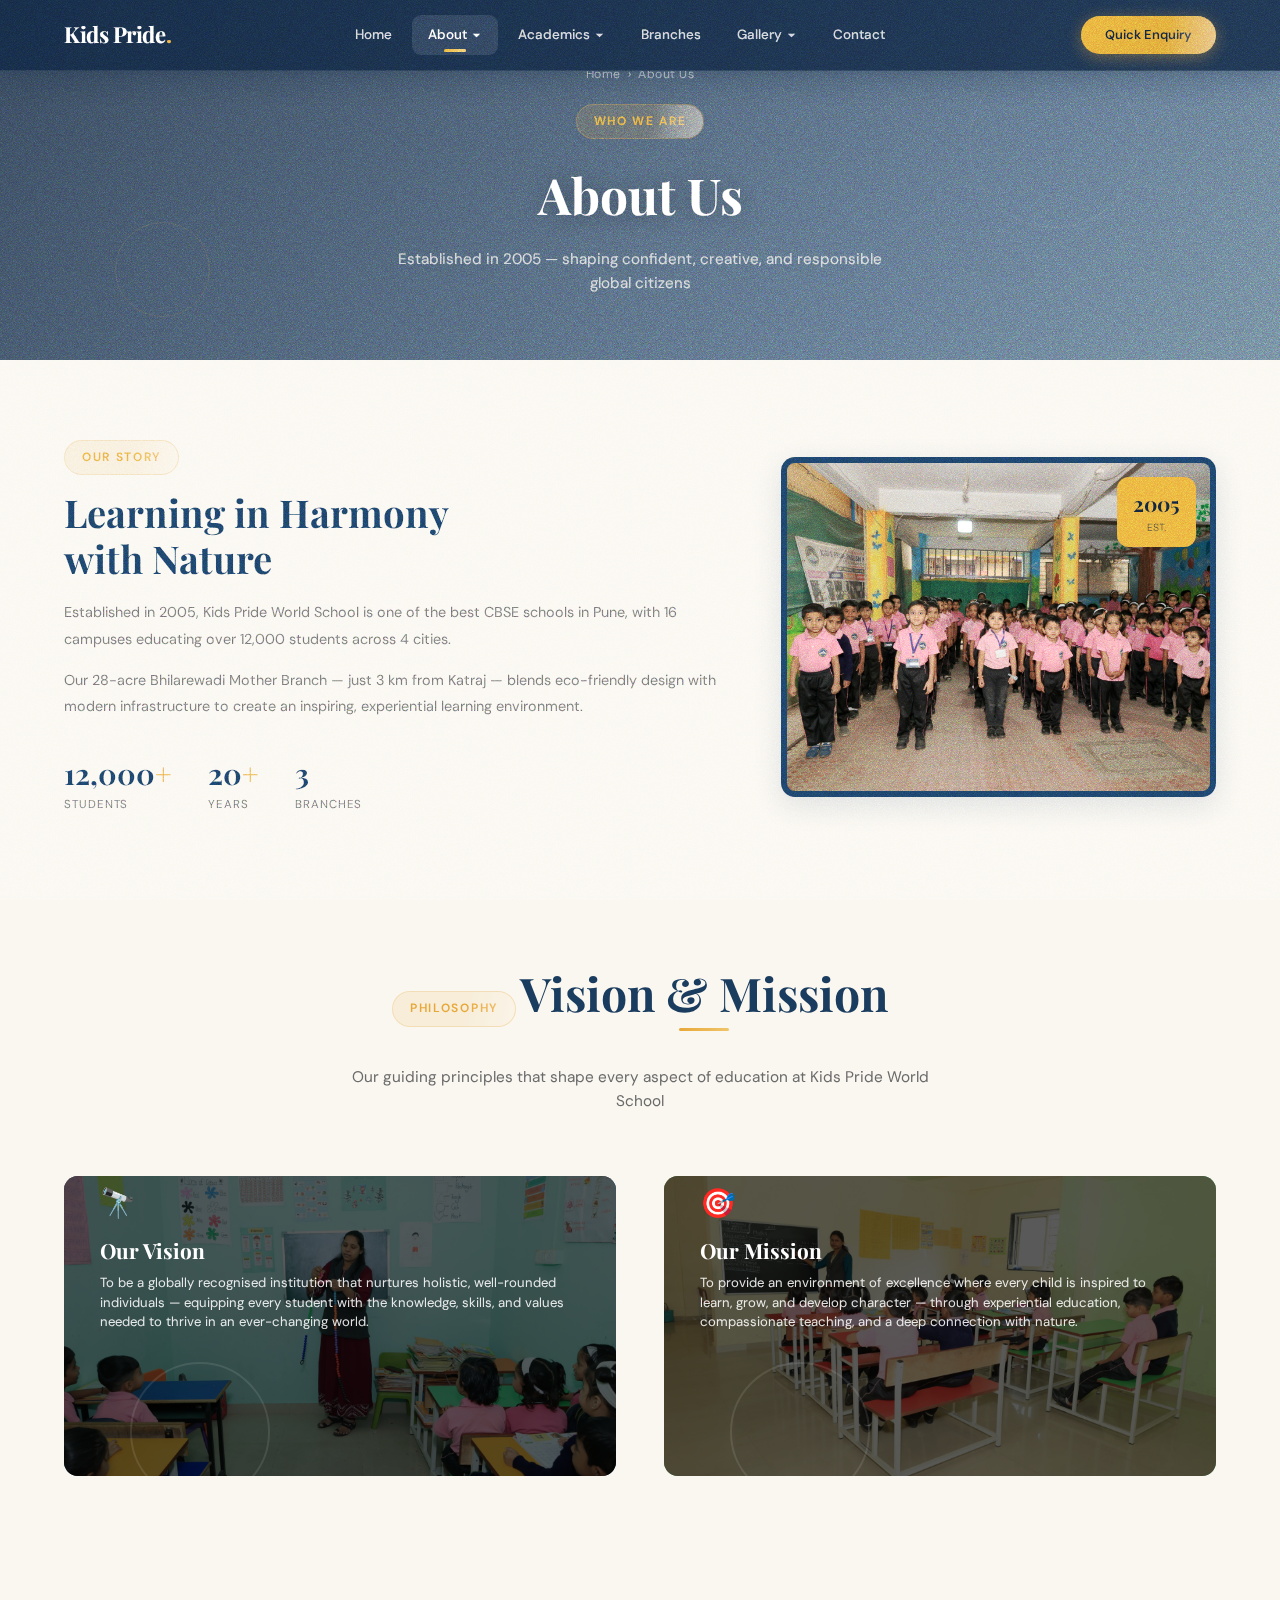
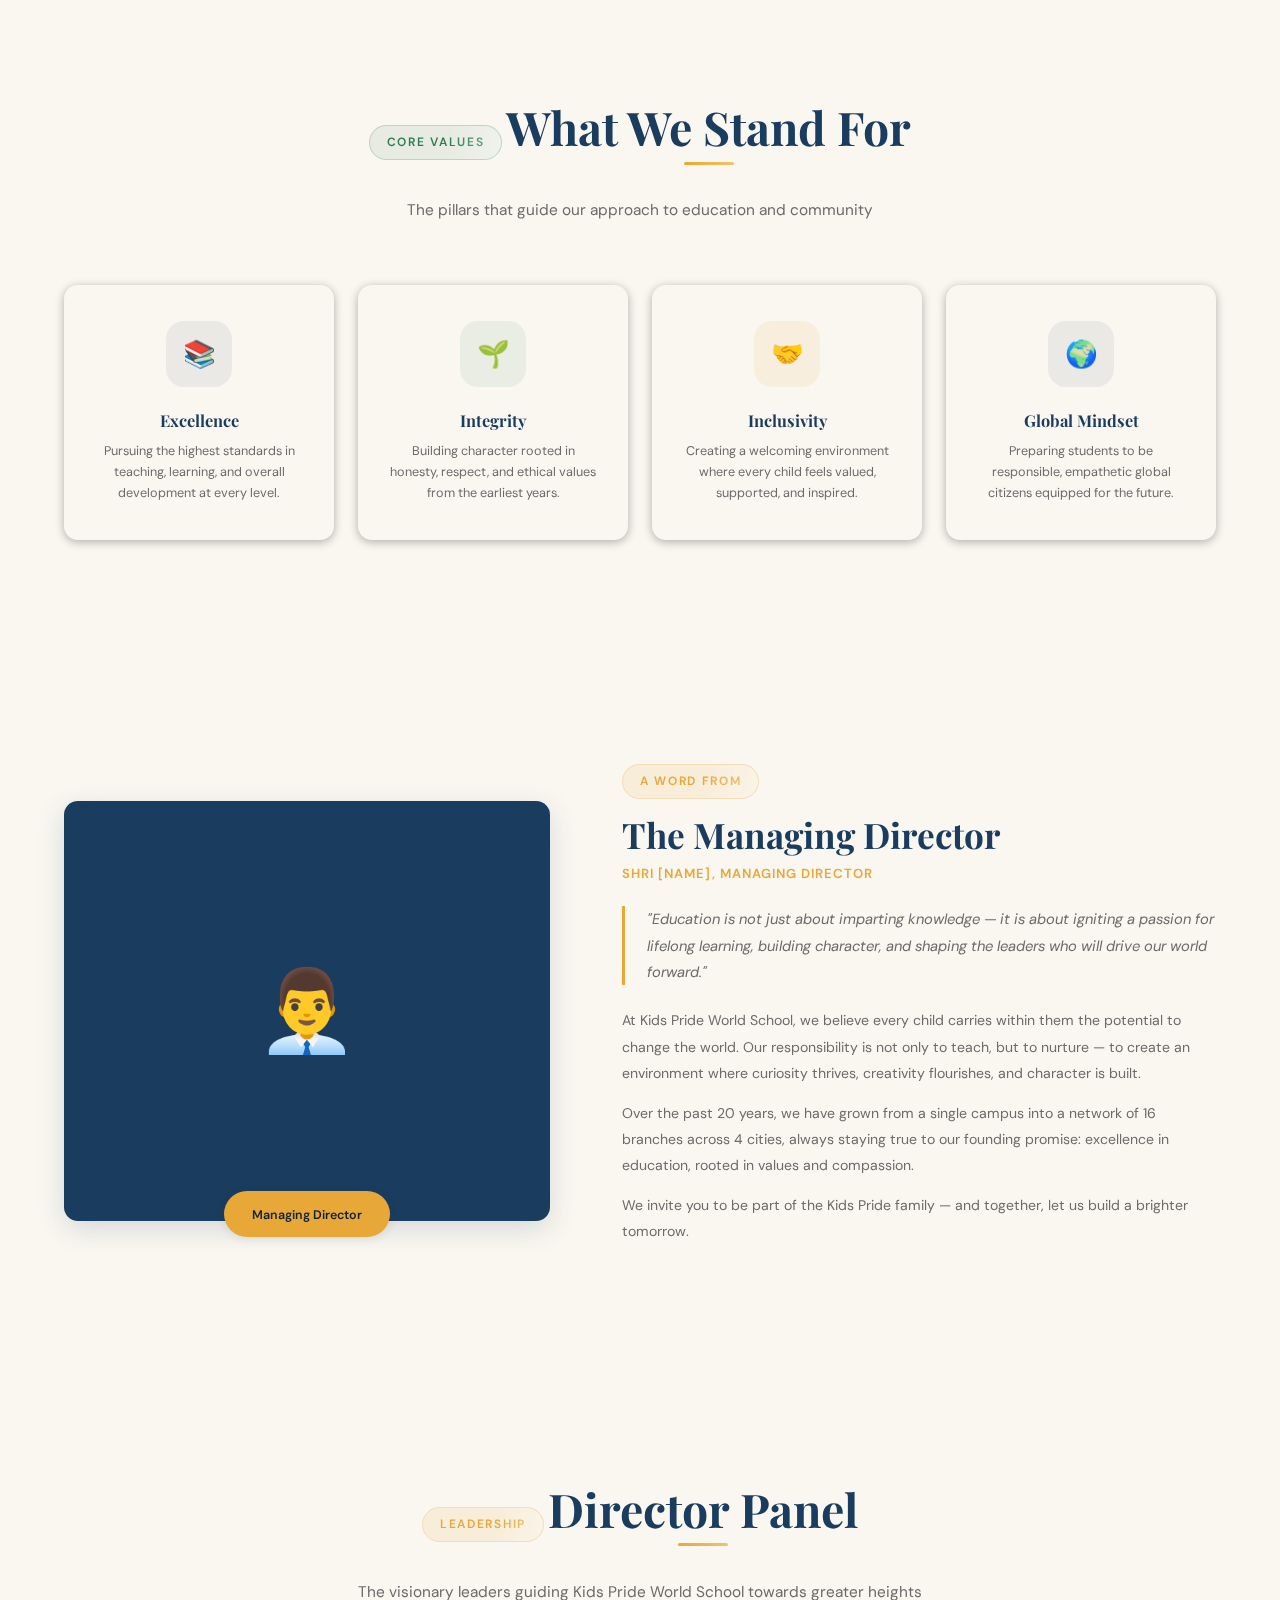
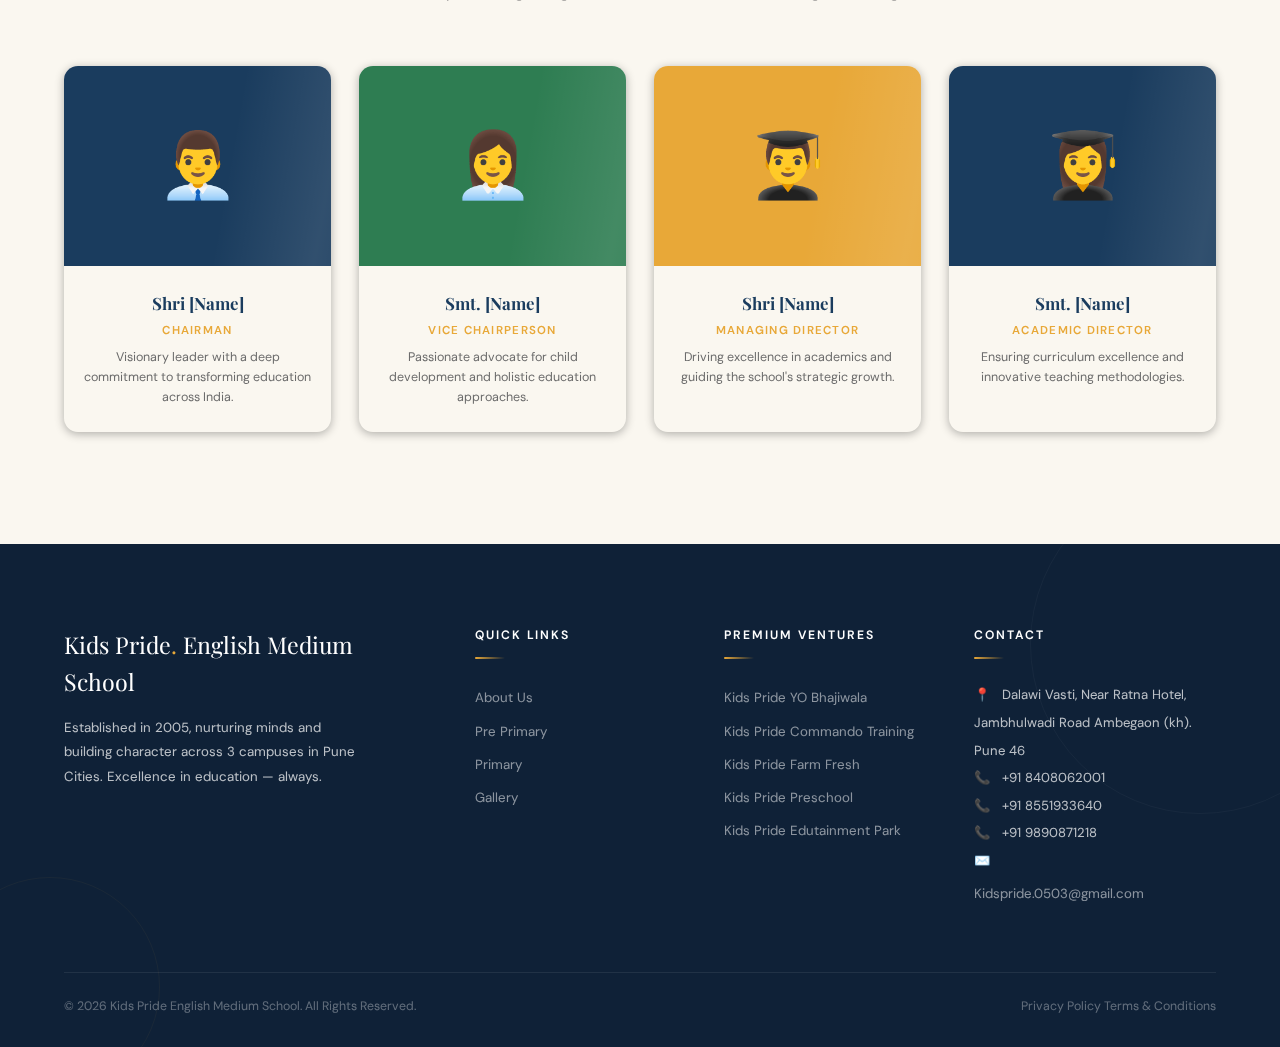
<file: about.html>
<!DOCTYPE html>
<html lang="en">

<head>
  <meta charset="UTF-8">
  <meta name="viewport" content="width=device-width, initial-scale=1.0">
  <title>About Us – Kids Pride School </title>
  <link rel="stylesheet" href="styles.css">
  <style>
    /* ── Vision & Mission ── */
    .vm-section {
      background: var(--clr-bg-dark);
    }

    .vm-grid {
      display: grid;
      grid-template-columns: 1fr 1fr;
      gap: 48px;
    }

    .vm-card {
      border-radius: var(--radius);
      padding: 4px 36px;
      position: relative;
      overflow: hidden;
    }

    .vm-card--vision {
      background: var(--clr-primary);
      color: #fff;
    }

    .vm-card--mission {
      background: linear-gradient(145deg, var(--clr-green), #4caf76);
      color: #fff;
    }

    .vm-card__icon {
      font-size: 1.8rem;
      margin-bottom: 8px;
    }

    .vm-card h3 {
      font-family: var(--ff-display);
      font-size: 1.3rem;
      margin-bottom: 6px;
    }

    .vm-card p {
      font-size: .82rem;
      line-height: 1.5;
      opacity: .88;
    }

    .vm-card__deco {
      position: absolute;
      bottom: -30px;
      right: -30px;
      width: 140px;
      height: 140px;
      border-radius: 50%;
      border: 2px solid rgba(255, 255, 255, .1);
      pointer-events: none;
    }

    .vm-card__bg {
      position: absolute;
      inset: 0;
      width: 100%;
      height: 100%;
      object-fit: cover;
      z-index: 0;
      filter: brightness(0.35);
    }

    .vm-card>*:not(.vm-card__bg) {
      position: relative;
      z-index: 1;
    }

    /* ── Values ── */
    .values-section {
      background: var(--clr-bg-dark);
    }

    .values-grid {
      display: grid;
      grid-template-columns: repeat(auto-fill, minmax(220px, 1fr));
      gap: 24px;
    }

    .value-card {
      background: var(--clr-bg-dark);
      border-radius: var(--radius);
      padding: 34px 28px;
      box-shadow: var(--shadow-sm);
      text-align: center;
      transition: var(--transition);
    }

    .value-card:hover {
      box-shadow: var(--shadow-md);
      transform: translateY(-4px);
    }

    .value-card__icon {
      width: 64px;
      height: 64px;
      margin: 0 auto 18px;
      border-radius: 16px;
      display: flex;
      align-items: center;
      justify-content: center;
      font-size: 1.6rem;
    }

    .value-card__icon--1 {
      background: rgba(26, 60, 94, .08);
    }

    .value-card__icon--2 {
      background: rgba(46, 125, 82, .08);
    }

    .value-card__icon--3 {
      background: rgba(232, 168, 56, .12);
    }

    .value-card__icon--4 {
      background: rgba(26, 60, 94, .08);
    }

    .value-card h4 {
      font-family: var(--ff-display);
      font-size: 1rem;
      color: var(--clr-primary);
      margin-bottom: 8px;
    }

    .value-card p {
      font-size: .8rem;
      color: var(--clr-text-soft);
      line-height: 1.65;
    }

    /* ── MD Message ── */
    .md-section {
      background: var(--clr-bg-dark);
    }

    .md-grid {
      display: grid;
      grid-template-columns: .9fr 1.1fr;
      gap: 72px;
      align-items: center;
    }

    .md-portrait {
      position: relative;
      height: 420px;
    }

    .md-portrait__img {
      width: 100%;
      height: 100%;
      border-radius: var(--radius);
      background: var(--clr-primary);
      display: flex;
      align-items: center;
      justify-content: center;
      font-size: 5rem;
      box-shadow: var(--shadow-md);
    }

    .md-portrait__badge {
      position: absolute;
      bottom: -16px;
      left: 50%;
      transform: translateX(-50%);
      background: var(--clr-accent);
      border-radius: 50px;
      padding: 10px 28px;
      box-shadow: var(--shadow-sm);
      white-space: nowrap;
    }

    .md-portrait__badge span {
      font-size: .78rem;
      color: var(--clr-navy);
      font-weight: 600;
    }

    .md-content .tag {
      margin-bottom: 14px;
    }

    .md-content h2 {
      font-family: var(--ff-display);
      font-size: clamp(1.7rem, 3vw, 2.2rem);
      color: var(--clr-primary);
      margin-bottom: 6px;
      line-height: 1.25;
    }

    .md-content .md-title {
      font-size: .82rem;
      color: var(--clr-accent);
      font-weight: 600;
      margin-bottom: 22px;
      text-transform: uppercase;
      letter-spacing: .08em;
    }

    .md-content blockquote {
      border-left: 3px solid var(--clr-accent);
      padding: 0 0 0 22px;
      margin-bottom: 22px;
    }

    .md-content blockquote p {
      font-style: italic;
      font-size: .92rem;
      color: var(--clr-text-soft);
      line-height: 1.8;
    }

    .md-content>p {
      font-size: .88rem;
      color: var(--clr-text-soft);
      line-height: 1.85;
      margin-bottom: 14px;
    }

    /* ── Director Panel ── */
    .panel-section {
      background: var(--clr-bg-dark);
    }

    .panel-grid {
      display: grid;
      grid-template-columns: repeat(auto-fill, minmax(240px, 1fr));
      gap: 28px;
    }

    .panel-card {
      background: var(--clr-bg-dark);
      border-radius: var(--radius);
      overflow: hidden;
      box-shadow: var(--shadow-sm);
      transition: var(--transition);
      text-align: center;
    }

    .panel-card:hover {
      box-shadow: var(--shadow-md);
      transform: translateY(-4px);
    }

    .panel-card__avatar {
      height: 200px;
      display: flex;
      align-items: center;
      justify-content: center;
      font-size: 4rem;
    }

    .panel-card__avatar--1 {
      background: var(--clr-primary);
    }

    .panel-card__avatar--2 {
      background: var(--clr-green);
    }

    .panel-card__avatar--3 {
      background: var(--clr-accent);
    }

    .panel-card__avatar--4 {
      background: var(--clr-primary);
    }

    .panel-card__info {
      padding: 24px 20px;
    }

    .panel-card__info h3 {
      font-family: var(--ff-display);
      font-size: 1.05rem;
      color: var(--clr-primary);
      margin-bottom: 4px;
    }

    .panel-card__info .role {
      font-size: .73rem;
      color: var(--clr-accent);
      text-transform: uppercase;
      letter-spacing: .1em;
      font-weight: 600;
      margin-bottom: 8px;
    }

    .panel-card__info p {
      font-size: .78rem;
      color: var(--clr-text-soft);
      line-height: 1.6;
    }

    /* ── About Intro (top) ── */
    .about-intro {
      background: var(--clr-bg-dark);
      padding: 80px 0 40px;
    }

    .about-intro__grid {
      display: grid;
      grid-template-columns: 1.2fr .8fr;
      gap: 64px;
      align-items: center;
    }

    .about-intro__text .tag {
      margin-bottom: 14px;
    }

    .about-intro__text h2 {
      font-family: var(--ff-display);
      font-size: clamp(1.8rem, 3.5vw, 2.4rem);
      color: var(--clr-primary);
      margin-bottom: 18px;
      line-height: 1.2;
    }

    .about-intro__text p {
      color: var(--clr-text-soft);
      font-size: .9rem;
      line-height: 1.85;
      margin-bottom: 14px;
    }

    .about-intro__stats {
      display: flex;
      gap: 36px;
      flex-wrap: wrap;
      margin-top: 30px;
    }

    .about-intro__stat .s-num {
      font-family: var(--ff-display);
      font-size: 1.8rem;
      color: var(--clr-primary);
      font-weight: 700;
    }

    .about-intro__stat .s-num span {
      color: var(--clr-accent);
    }

    .about-intro__stat .s-lbl {
      font-size: .72rem;
      color: var(--clr-text-soft);
      text-transform: uppercase;
      letter-spacing: .08em;
    }

    .about-intro__visual {
      height: 340px;
      border-radius: var(--radius);
      background: var(--clr-primary);
      display: flex;
      align-items: center;
      justify-content: center;
      color: #fff;
      font-size: 4rem;
      box-shadow: var(--shadow-md);
      position: relative;
      overflow: hidden;
    }

    .about-intro__visual img {
      position: absolute;
      inset: 0;
      width: 100%;
      height: 100%;
      object-fit: cover;
      z-index: 0;
      padding: 6px;
      border-radius: var(--radius);
    }

    .about-intro__visual .est-badge {
      z-index: 1;
    }

    .about-intro__visual .est-badge {
      position: absolute;
      top: 20px;
      right: 20px;
      background: var(--clr-accent);
      border-radius: 12px;
      padding: 10px 16px;
      text-align: center;
    }

    .est-badge .e-num {
      font-family: var(--ff-display);
      font-size: 1.3rem;
      color: var(--clr-navy);
      font-weight: 700;
    }

    .est-badge .e-lbl {
      font-size: .65rem;
      color: var(--clr-navy);
      opacity: .7;
      text-transform: uppercase;
    }

    /* Responsive */
    @media (max-width: 820px) {

      .vm-grid,
      .md-grid,
      .about-intro__grid {
        grid-template-columns: 1fr;
      }

      .md-portrait {
        height: 300px;
      }

      .about-intro__visual {
        height: 260px;
      }
    }
  </style>

  <style>
    /* ── Scroll-reveal base ── */
    ._rev {
      opacity: 0;
      transform: translateY(30px);
      transition: opacity .68s cubic-bezier(.16, 1, .3, 1), transform .68s cubic-bezier(.16, 1, .3, 1);
    }

    ._vis {
      opacity: 1;
      transform: translateY(0);
    }

    /* ── Branch Cards ── */
    .branch-card {
      background: var(--clr-bg-dark);
      border-radius: 14px;
      padding: 30px 26px;
      box-shadow: 0 2px 10px rgba(0, 0, 0, .3);
      transition: .36s cubic-bezier(.4, 0, .2, 1);
      border-left: 3px solid transparent;
      position: relative;
      overflow: hidden;
      display: flex;
      flex-direction: column;
      gap: 8px;
    }

    .branch-card::before {
      content: '';
      position: absolute;
      inset: 0;
      background: linear-gradient(135deg, rgba(232, 168, 56, .06) 0%, transparent 55%);
      opacity: 0;
      transition: opacity .4s;
      pointer-events: none;
    }

    .branch-card:hover {
      border-left-color: var(--clr-accent);
      box-shadow: 0 0 32px rgba(232, 168, 56, .2), 0 8px 28px rgba(26, 60, 94, .14);
      transform: translateY(-4px);
    }

    .branch-card:hover::before {
      opacity: 1;
    }

    .branch-card__loc {
      font-size: .71rem;
      color: var(--clr-accent);
      text-transform: uppercase;
      letter-spacing: .12em;
      font-weight: 600;
      position: relative;
      z-index: 1;
    }

    .branch-card h3 {
      font-family: var(--ff-display);
      font-size: 1.06rem;
      color: var(--clr-primary);
      position: relative;
      z-index: 1;
    }

    .branch-card p {
      font-size: .8rem;
      color: var(--clr-text-soft);
      line-height: 1.62;
      position: relative;
      z-index: 1;
    }

    /* ── Full Branch Cards ── */
    .branch-full-card {
      background: var(--clr-bg-dark);
      border-radius: 14px;
      overflow: hidden;
      box-shadow: 0 2px 10px rgba(0, 0, 0, .3);
      transition: .36s cubic-bezier(.4, 0, .2, 1);
      position: relative;
      display: flex;
      flex-direction: column;
    }

    .branch-full-card::after {
      content: '';
      position: absolute;
      inset: 0;
      background: linear-gradient(160deg, rgba(232, 168, 56, .07) 0%, transparent 45%);
      opacity: 0;
      transition: opacity .42s;
      pointer-events: none;
      z-index: 1;
    }

    .branch-full-card:hover {
      box-shadow: 0 0 38px rgba(232, 168, 56, .2), 0 10px 32px rgba(26, 60, 94, .15);
      transform: translateY(-5px);
    }

    .branch-full-card:hover::after {
      opacity: 1;
    }

    .bfc__header {
      height: 162px;
      position: relative;
      display: flex;
      align-items: center;
      justify-content: center;
      font-size: 2.6rem;
    }

    .bfc__header--pune {
      background: var(--clr-primary);
    }

    .bfc__header--hubli {
      background: var(--clr-green);
    }

    .bfc__header--belgavi {
      background: var(--clr-accent);
    }

    .bfc__header--solapur {
      background: var(--clr-primary);
    }

    .bfc__header::after {
      content: '';
      position: absolute;
      inset: 0;
      background: linear-gradient(100deg, transparent 30%, rgba(255, 255, 255, .12) 50%, transparent 70%);
      background-size: 200% 100%;
      animation: shimmer 3s ease-in-out infinite;
      pointer-events: none;
    }

    .bfc__city-badge {
      position: absolute;
      top: 14px;
      left: 14px;
      background: rgba(255, 255, 255, .14);
      backdrop-filter: blur(6px);
      border-radius: 50px;
      padding: 5px 14px;
      font-size: .69rem;
      color: #fff;
      font-weight: 600;
      letter-spacing: .08em;
      text-transform: uppercase;
      z-index: 2;
    }

    .bfc__star {
      position: absolute;
      top: 14px;
      right: 14px;
      background: var(--clr-accent);
      border-radius: 50px;
      padding: 4px 11px;
      font-size: .64rem;
      color: var(--clr-navy);
      font-weight: 700;
      z-index: 2;
      box-shadow: 0 2px 10px rgba(232, 168, 56, .35);
    }

    .bfc__body {
      padding: 24px;
      flex: 1;
      display: flex;
      flex-direction: column;
      position: relative;
      z-index: 2;
    }

    .bfc__body h3 {
      font-family: var(--ff-display);
      font-size: 1.14rem;
      color: var(--clr-primary);
      margin-bottom: 5px;
    }

    .bfc-tagline {
      font-size: .77rem;
      color: var(--clr-accent);
      font-weight: 600;
      margin-bottom: 10px;
    }

    .bfc__body p {
      font-size: .81rem;
      color: var(--clr-text-soft);
      line-height: 1.66;
      flex: 1;
    }

    .bfc-details {
      margin-top: 18px;
      display: flex;
      flex-direction: column;
      gap: 5px;
    }

    .bfc-detail {
      font-size: .75rem;
      color: var(--clr-text-soft);
      display: flex;
      align-items: center;
      gap: 8px;
    }

    .bfc-detail .d-icon {
      color: var(--clr-primary);
      font-size: .81rem;
    }

    .bfc-link {
      display: inline-flex;
      align-items: center;
      gap: 6px;
      margin-top: 16px;
      font-size: .79rem;
      font-weight: 600;
      color: var(--clr-primary);
      transition: .3s;
    }

    .bfc-link:hover {
      color: var(--clr-accent);
      gap: 11px;
    }

    /* ── Value Cards ── */
    .value-card {
      background: var(--clr-bg-dark);
      border-radius: 14px;
      padding: 36px 30px;
      box-shadow: 0 2px 10px rgba(0, 0, 0, .3);
      text-align: center;
      transition: .36s cubic-bezier(.4, 0, .2, 1);
      position: relative;
      overflow: hidden;
    }

    .value-card::before {
      content: '';
      position: absolute;
      bottom: 0;
      left: 0;
      right: 0;
      height: 3px;
      background: linear-gradient(90deg, var(--clr-accent), var(--clr-green), var(--clr-accent));
      background-size: 200% 100%;
      animation: borderFlow 3s linear infinite;
      transform: scaleX(0);
      transition: transform .38s cubic-bezier(.16, 1, .3, 1);
      transform-origin: left;
    }

    .value-card:hover {
      box-shadow: 0 0 34px rgba(232, 168, 56, .18), 0 8px 28px rgba(26, 60, 94, .14);
      transform: translateY(-5px);
    }

    .value-card:hover::before {
      transform: scaleX(1);
    }

    .value-card__icon {
      width: 66px;
      height: 66px;
      margin: 0 auto 20px;
      border-radius: 18px;
      display: flex;
      align-items: center;
      justify-content: center;
      font-size: 1.65rem;
    }

    .value-card__icon--1 {
      background: rgba(26, 60, 94, .07);
    }

    .value-card__icon--2 {
      background: rgba(46, 125, 82, .08);
    }

    .value-card__icon--3 {
      background: rgba(232, 168, 56, .1);
    }

    .value-card__icon--4 {
      background: rgba(26, 60, 94, .07);
    }

    .value-card h4 {
      font-family: var(--ff-display);
      font-size: 1.02rem;
      color: var(--clr-primary);
      margin-bottom: 8px;
    }

    .value-card p {
      font-size: .79rem;
      color: var(--clr-text-soft);
      line-height: 1.66;
    }

    /* ── Panel Cards ── */
    .panel-card {
      background: var(--clr-bg-dark);
      border-radius: 14px;
      overflow: hidden;
      box-shadow: 0 2px 10px rgba(0, 0, 0, .3);
      transition: .36s cubic-bezier(.4, 0, .2, 1);
      text-align: center;
      position: relative;
    }

    .panel-card::after {
      content: '';
      position: absolute;
      inset: 0;
      background: linear-gradient(180deg, transparent 55%, rgba(232, 168, 56, .06) 100%);
      opacity: 0;
      transition: opacity .4s;
      pointer-events: none;
      z-index: 1;
    }

    .panel-card:hover {
      box-shadow: 0 0 36px rgba(232, 168, 56, .2), 0 10px 34px rgba(26, 60, 94, .15);
      transform: translateY(-5px);
    }

    .panel-card:hover::after {
      opacity: 1;
    }

    .panel-card__avatar {
      height: 200px;
      display: flex;
      align-items: center;
      justify-content: center;
      font-size: 4rem;
      position: relative;
      overflow: hidden;
    }

    .panel-card__avatar::after {
      content: '';
      position: absolute;
      inset: 0;
      background: linear-gradient(100deg, transparent 32%, rgba(255, 255, 255, .1) 50%, transparent 68%);
      background-size: 200% 100%;
      animation: shimmer 3.4s ease-in-out infinite;
      pointer-events: none;
    }

    .panel-card__avatar--1 {
      background: var(--clr-primary);
    }

    .panel-card__avatar--2 {
      background: var(--clr-green);
    }

    .panel-card__avatar--3 {
      background: var(--clr-accent);
    }

    .panel-card__avatar--4 {
      background: var(--clr-primary);
    }

    .panel-card__info {
      padding: 24px 20px;
      position: relative;
      z-index: 2;
    }

    .panel-card__info h3 {
      font-family: var(--ff-display);
      font-size: 1.06rem;
      color: var(--clr-primary);
      margin-bottom: 4px;
    }

    .panel-card__info .role {
      font-size: .72rem;
      color: var(--clr-accent);
      text-transform: uppercase;
      letter-spacing: .11em;
      font-weight: 600;
      margin-bottom: 8px;
    }

    .panel-card__info p {
      font-size: .78rem;
      color: var(--clr-text-soft);
      line-height: 1.6;
    }

    /* ── Event Cards ── */
    .event-card {
      border-radius: 14px;
      overflow: hidden;
      box-shadow: 0 2px 10px rgba(0, 0, 0, .3);
      transition: .36s cubic-bezier(.4, 0, .2, 1);
      background: var(--clr-bg-dark);
      border: 1px solid rgba(255, 202, 40, .1);
      position: relative;
    }

    .event-card::before {
      content: '';
      position: absolute;
      inset: 0;
      background: linear-gradient(145deg, rgba(232, 168, 56, .06) 0%, transparent 48%);
      opacity: 0;
      transition: opacity .4s;
      pointer-events: none;
      z-index: 1;
    }

    .event-card:hover {
      box-shadow: 0 0 36px rgba(232, 168, 56, .2), 0 10px 32px rgba(26, 60, 94, .15);
      transform: translateY(-5px);
      border-color: rgba(232, 168, 56, .25);
    }

    .event-card:hover::before {
      opacity: 1;
    }

    .event-card__header {
      height: 182px;
      display: flex;
      align-items: center;
      justify-content: center;
      font-size: 2.8rem;
      position: relative;
      overflow: hidden;
    }

    .ec--1 {
      background: var(--clr-primary)
    }

    .ec--2 {
      background: var(--clr-accent)
    }

    .ec--3 {
      background: var(--clr-green)
    }

    .ec--4 {
      background: var(--clr-primary)
    }

    .ec--5 {
      background: var(--clr-accent)
    }

    .ec--6 {
      background: var(--clr-green)
    }

    .event-card__header::after {
      content: '';
      position: absolute;
      inset: 0;
      background: linear-gradient(100deg, transparent 30%, rgba(255, 255, 255, .1) 50%, transparent 70%);
      background-size: 200% 100%;
      animation: shimmer 3.2s ease-in-out infinite;
      pointer-events: none;
    }

    .event-card__date-badge {
      position: absolute;
      top: 16px;
      left: 16px;
      background: rgba(255, 255, 255, .14);
      backdrop-filter: blur(6px);
      border-radius: 12px;
      padding: 8px 14px;
      text-align: center;
      z-index: 2;
    }

    .edb-day {
      font-family: var(--ff-display);
      font-size: 1.3rem;
      color: #fff;
      font-weight: 700;
      line-height: 1;
    }

    .edb-mon {
      font-size: .61rem;
      color: rgba(255, 255, 255, .68);
      text-transform: uppercase;
      letter-spacing: .08em;
    }

    .event-card__body {
      padding: 22px;
      position: relative;
      z-index: 2;
    }

    .event-card__body h3 {
      font-family: var(--ff-display);
      font-size: 1.06rem;
      color: var(--clr-primary);
      margin-bottom: 5px;
    }

    .ec-type {
      font-size: .69rem;
      color: var(--clr-accent);
      text-transform: uppercase;
      letter-spacing: .11em;
      font-weight: 600;
      margin-bottom: 8px;
    }

    .event-card__body p {
      font-size: .79rem;
      color: var(--clr-text-soft);
      line-height: 1.62;
    }

    /* ── Video Cards ── */
    .video-card {
      background: var(--clr-bg-dark);
      border-radius: 14px;
      overflow: hidden;
      box-shadow: 0 2px 10px rgba(0, 0, 0, .3);
      transition: .36s cubic-bezier(.4, 0, .2, 1);
      cursor: pointer;
      position: relative;
    }

    .video-card::before {
      content: '';
      position: absolute;
      inset: 0;
      background: linear-gradient(160deg, rgba(232, 168, 56, .07) 0%, transparent 50%);
      opacity: 0;
      transition: opacity .4s;
      pointer-events: none;
      z-index: 1;
    }

    .video-card:hover {
      box-shadow: 0 0 34px rgba(232, 168, 56, .2), 0 8px 30px rgba(26, 60, 94, .14);
      transform: translateY(-4px);
    }

    .video-card:hover::before {
      opacity: 1;
    }

    .video-card__thumb {
      height: 192px;
      display: flex;
      align-items: center;
      justify-content: center;
      position: relative;
      overflow: hidden;
    }

    .vc--1 {
      background: var(--clr-primary)
    }

    .vc--2 {
      background: var(--clr-primary)
    }

    .vc--3 {
      background: var(--clr-accent)
    }

    .vc--4 {
      background: var(--clr-accent)
    }

    .video-card__thumb::after {
      content: '';
      position: absolute;
      inset: 0;
      background: linear-gradient(100deg, transparent 30%, rgba(255, 255, 255, .09) 50%, transparent 70%);
      background-size: 200% 100%;
      animation: shimmer 3.6s ease-in-out infinite;
      pointer-events: none;
    }

    .video-card__play {
      width: 56px;
      height: 56px;
      background: rgba(255, 255, 255, .93);
      border-radius: 50%;
      display: flex;
      align-items: center;
      justify-content: center;
      box-shadow: 0 4px 18px rgba(0, 0, 0, .22);
      transition: .32s cubic-bezier(.16, 1, .3, 1);
      z-index: 2;
      position: relative;
    }

    .video-card:hover .video-card__play {
      transform: scale(1.14);
      background: var(--clr-bg-dark);
      box-shadow: 0 6px 24px rgba(0, 0, 0, .28);
    }

    .video-card__play svg {
      width: 20px;
      height: 20px;
      fill: var(--clr-primary);
      margin-left: 3px;
    }

    .video-card__duration {
      position: absolute;
      bottom: 12px;
      right: 12px;
      background: rgba(0, 0, 0, .56);
      border-radius: 6px;
      padding: 3px 9px;
      font-size: .67rem;
      color: #fff;
      font-weight: 600;
      z-index: 2;
    }

    .video-card__info {
      padding: 18px;
      position: relative;
      z-index: 2;
    }

    .video-card__info h4 {
      font-size: .89rem;
      color: var(--clr-primary);
      margin-bottom: 4px;
      font-weight: 600;
    }

    .vc-cat {
      font-size: .71rem;
      color: var(--clr-accent);
      font-weight: 600;
      text-transform: uppercase;
      letter-spacing: .06em;
    }

    /* ── Photo Items ── */
    .photo-item {
      position: relative;
      border-radius: 14px;
      overflow: hidden;
      cursor: pointer;
      margin-bottom: 16px;
      break-inside: avoid;
    }

    .photo-item__img {
      width: 100%;
      display: flex;
      align-items: center;
      justify-content: center;
      font-size: 2rem;
      color: rgba(255, 255, 255, .55);
      transition: transform .48s cubic-bezier(.16, 1, .3, 1);
    }

    .photo-item:hover .photo-item__img {
      transform: scale(1.06);
    }

    .photo-item__overlay {
      position: absolute;
      inset: 0;
      background: linear-gradient(to top, rgba(15, 33, 55, .72) 0%, transparent 56%);
      opacity: 0;
      transition: opacity .36s;
      display: flex;
      align-items: flex-end;
      padding: 22px;
    }

    .photo-item:hover .photo-item__overlay {
      opacity: 1;
    }

    .photo-item__overlay span {
      color: #fff;
      font-size: .81rem;
      font-weight: 500;
    }

    .photo-item::after {
      content: '';
      position: absolute;
      inset: 0;
      background: linear-gradient(100deg, transparent 30%, rgba(255, 255, 255, .08) 50%, transparent 70%);
      background-size: 200% 100%;
      animation: shimmer 4s ease-in-out infinite;
      pointer-events: none;
      border-radius: 14px;
    }

    .pi--h1 {
      height: 222px
    }

    .pi--h2 {
      height: 182px
    }

    .pi--h3 {
      height: 244px
    }

    .pi--h4 {
      height: 162px
    }

    .pi--h5 {
      height: 202px
    }

    .pi--h6 {
      height: 192px
    }

    .c1 {
      background: var(--clr-primary)
    }

    .c2 {
      background: var(--clr-green)
    }

    .c3 {
      background: var(--clr-accent)
    }

    .c4 {
      background: var(--clr-primary-light)
    }

    .c5 {
      background: var(--clr-accent)
    }

    .c6 {
      background: var(--clr-green)
    }

    .c7 {
      background: var(--clr-primary)
    }

    .c8 {
      background: var(--clr-accent)
    }

    /* ── Info Cards ── */
    .info-card {
      display: flex;
      align-items: flex-start;
      gap: 18px;
      padding: 22px;
      background: var(--clr-bg-dark);
      border-radius: 14px;
      box-shadow: 0 2px 10px rgba(0, 0, 0, .3);
      transition: .36s cubic-bezier(.4, 0, .2, 1);
      position: relative;
      overflow: hidden;
      margin-bottom: 16px;
    }

    .info-card::before {
      content: '';
      position: absolute;
      left: 0;
      top: 0;
      bottom: 0;
      width: 3px;
      background: linear-gradient(180deg, var(--clr-accent), var(--clr-green));
      transform: scaleY(0);
      transition: transform .38s cubic-bezier(.16, 1, .3, 1);
      transform-origin: top;
    }

    .info-card:hover {
      box-shadow: 0 0 28px rgba(232, 168, 56, .18), 0 6px 22px rgba(26, 60, 94, .12);
      transform: translateX(4px);
    }

    .info-card:hover::before {
      transform: scaleY(1);
    }

    .info-card__icon {
      width: 52px;
      height: 52px;
      min-width: 52px;
      border-radius: 14px;
      display: flex;
      align-items: center;
      justify-content: center;
      font-size: 1.3rem;
    }

    .ic--addr {
      background: rgba(26, 60, 94, .07)
    }

    .ic--phone {
      background: rgba(46, 125, 82, .09)
    }

    .ic--email {
      background: rgba(232, 168, 56, .11)
    }

    .ic--corp {
      background: rgba(26, 60, 94, .07)
    }

    .info-card__text .ic-label {
      font-size: .69rem;
      color: var(--clr-text-soft);
      text-transform: uppercase;
      letter-spacing: .11em;
      font-weight: 600;
      margin-bottom: 4px;
    }

    .info-card__text .ic-value {
      font-size: .87rem;
      color: var(--clr-primary);
      font-weight: 500;
      line-height: 1.58;
    }

    .info-card__text .ic-value a {
      color: var(--clr-primary);
      transition: color .3s;
    }

    .info-card__text .ic-value a:hover {
      color: var(--clr-accent);
    }

    /* ── FAQ ── */
    .faq-item {
      background: var(--clr-bg-dark);
      border-radius: 14px;
      padding: 28px;
      box-shadow: 0 2px 10px rgba(0, 0, 0, .3);
      transition: .36s cubic-bezier(.4, 0, .2, 1);
      position: relative;
      overflow: hidden;
      border: 1px solid transparent;
    }

    .faq-item::before {
      content: '';
      position: absolute;
      bottom: 0;
      left: 0;
      right: 0;
      height: 2px;
      background: linear-gradient(90deg, var(--clr-accent), var(--clr-green));
      transform: scaleX(0);
      transition: transform .38s cubic-bezier(.16, 1, .3, 1);
      transform-origin: left;
    }

    .faq-item:hover {
      box-shadow: 0 0 28px rgba(232, 168, 56, .16), 0 6px 24px rgba(26, 60, 94, .12);
      border-color: rgba(232, 168, 56, .18);
    }

    .faq-item:hover::before {
      transform: scaleX(1);
    }

    .faq-item h4 {
      font-size: .9rem;
      color: var(--clr-primary);
      margin-bottom: 8px;
      display: flex;
      align-items: flex-start;
      gap: 10px;
    }

    .faq-item h4 .faq-icon {
      color: var(--clr-accent);
      font-size: .84rem;
      flex-shrink: 0;
      margin-top: 1px;
    }

    .faq-item p {
      font-size: .79rem;
      color: var(--clr-text-soft);
      line-height: 1.7;
      padding-left: 22px;
    }

    /* ── Curriculum Cards (dark bg) ── */
    .curriculum-card {
      border-radius: 14px;
      padding: 38px 30px;
      border: 1px solid rgba(255, 255, 255, .07);
      background: rgba(255, 255, 255, .04);
      transition: .36s cubic-bezier(.4, 0, .2, 1);
      position: relative;
      overflow: hidden;
    }

    .curriculum-card::before {
      content: '';
      position: absolute;
      bottom: 0;
      left: 0;
      right: 0;
      height: 2px;
      background: linear-gradient(90deg, var(--clr-accent), var(--clr-green), var(--clr-accent));
      background-size: 200% 100%;
      animation: borderFlow 3s linear infinite;
      transform: scaleX(0);
      transition: transform .4s cubic-bezier(.16, 1, .3, 1);
      transform-origin: left;
    }

    .curriculum-card:hover {
      background: rgba(255, 255, 255, .08);
      border-color: rgba(232, 168, 56, .28);
    }

    .curriculum-card:hover::before {
      transform: scaleX(1);
    }

    .curriculum-card__icon {
      font-size: 2rem;
      margin-bottom: 18px;
    }

    .curriculum-card h3 {
      color: #fff;
      font-family: var(--ff-display);
      font-size: 1.1rem;
      margin-bottom: 10px;
    }

    .curriculum-card p {
      color: rgba(255, 255, 255, .48);
      font-size: .81rem;
      line-height: 1.72;
    }

    /* ── Hero trust ── */
    .hero__trust-item {
      text-align: center;
    }

    .hero__trust-item .num {
      font-family: var(--ff-display);
      font-size: 1.72rem;
      font-weight: 700;
      color: #fff;
    }

    .hero__trust-item .num span {
      color: var(--clr-accent);
    }

    .hero__trust-item .lbl {
      font-size: .71rem;
      color: rgba(255, 255, 255, .42);
      text-transform: uppercase;
      letter-spacing: .11em;
      margin-top: 3px;
    }
  </style>

</head>

<body>

  <!-- NAVBAR -->
  <nav class="navbar">
    <div class="container navbar__inner">
      <a href="index.html" class="navbar__logo">Kids Pride<span>.</span></a>
      <div class="navbar__nav">
        <a href="index.html">Home</a>
        <div class="nav-drop">
          <a href="#" class="nav-drop__toggle active">About <svg viewBox="0 0 12 12" fill="currentColor">
              <path d="M2 4l4 4 4-4" />
            </svg></a>
          <div class="nav-drop__menu">
            <a href="about.html">About Us</a>
            <a href="about.html#vision">Vision &amp; Mission</a>
            <a href="about.html#md">Managing Director</a>
            <a href="about.html#panel">Director Panel</a>
          </div>
        </div>
        <div class="nav-drop">
          <a href="#" class="nav-drop__toggle">Academics <svg viewBox="0 0 12 12" fill="currentColor">
              <path d="M2 4l4 4 4-4" />
            </svg></a>
          <div class="nav-drop__menu">
            <a href="academics.html#preprimary">Pre-Primary</a>
            <a href="academics.html#primary">Primary</a>

          </div>
        </div>
        <a href="branches.html">Branches</a>
        <div class="nav-drop">
          <a href="#" class="nav-drop__toggle">Gallery <svg viewBox="0 0 12 12" fill="currentColor">
              <path d="M2 4l4 4 4-4" />
            </svg></a>
          <div class="nav-drop__menu">
            <a href="gallery.html#photos">Photo Gallery</a>
            <a href="gallery.html#events">Mega Events</a>
            <a href="gallery.html#videos">Videos</a>
          </div>
        </div>
        <a href="contact.html">Contact</a>
      </div>
      <a href="contact.html" class="navbar__cta">Quick Enquiry</a>
      <div class="navbar__ham"><span></span><span></span><span></span></div>
    </div>
  </nav>

  <!-- PAGE HERO -->
  <section class="page-hero" style="background-color:var(--clr-bg-dark);">
    <div class="page-hero__bg"
      style="background:linear-gradient(135deg,var(--clr-bg-darker),var(--clr-bg-dark),var(--clr-primary));"></div>
    <div class="page-hero__overlay"></div>
    <div class="page-hero__content">
      <div class="breadcrumb"><a href="index.html">Home</a> &nbsp;›&nbsp; About Us</div>
      <span class="tag">Who We Are</span>
      <h1>About Us</h1>
      <p>Established in 2005 — shaping confident, creative, and responsible global citizens</p>
    </div>
  </section>

  <!-- ABOUT INTRO -->
  <section class="about-intro">
    <div class="container">
      <div class="about-intro__grid">
        <div class="about-intro__text">
          <span class="tag">Our Story</span>
          <h2>Learning in Harmony<br>with Nature</h2>
          <p>Established in 2005, Kids Pride World School is one of the best CBSE schools in Pune, with 16 campuses
            educating over 12,000 students across 4 cities.</p>
          <p>Our 28-acre Bhilarewadi Mother Branch — just 3 km from Katraj — blends eco-friendly design with modern
            infrastructure to create an inspiring, experiential learning environment.</p>
          <div class="about-intro__stats">
            <div class="about-intro__stat">
              <div class="s-num">12,000<span>+</span></div>
              <div class="s-lbl">Students</div>
            </div>
            <div class="about-intro__stat">
              <div class="s-num">20<span>+</span></div>
              <div class="s-lbl">Years</div>
            </div>
            <div class="about-intro__stat">
              <div class="s-num">3</div>
              <div class="s-lbl">Branches</div>
            </div>
          </div>
        </div>

        <div class="about-intro__visual">
          <img src="assets/img 4.jpeg" alt="School Campus">
          <div class="est-badge">
            <div class="e-num">2005</div>
            <div class="e-lbl">Est.</div>
          </div>
        </div>
      </div>
    </div>
  </section>

  <!-- VISION & MISSION -->
  <section class="vm-section section-pad" id="vision">
    <div class="container">
      <div class="section-heading">
        <span class="tag">Philosophy</span>
        <h2>Vision &amp; Mission</h2>
        <p>Our guiding principles that shape every aspect of education at Kids Pride World School</p>
      </div>
      <div class="vm-grid">
        <div class="vm-card vm-card--vision">
          <img src="assets/img 9.jpeg" alt="Vision Background" class="vm-card__bg">

          <div class="vm-card__icon">🔭</div>
          <h3>Our Vision</h3>
          <p>To be a globally recognised institution that nurtures holistic, well-rounded individuals — equipping every
            student with the knowledge, skills, and values needed to thrive in an ever-changing world.</p>
          <div class="vm-card__deco"></div>
        </div>
        <div class="vm-card vm-card--mission">
          <img src="assets/img 11.jpeg" alt="Mission Background" class="vm-card__bg">
          <div class="vm-card__icon">🎯</div>
          <h3>Our Mission</h3>
          <p>To provide an environment of excellence where every child is inspired to learn, grow, and develop character
            — through experiential education, compassionate teaching, and a deep connection with nature.</p>
          <div class="vm-card__deco"></div>
        </div>
      </div>
    </div>
  </section>

  <!-- VALUES -->
  <section class="values-section section-pad">
    <div class="container">
      <div class="section-heading">
        <span class="tag tag--green">Core Values</span>
        <h2>What We Stand For</h2>
        <p>The pillars that guide our approach to education and community</p>
      </div>
      <div class="values-grid">
        <div class="value-card">
          <div class="value-card__icon value-card__icon--1">📚</div>
          <h4>Excellence</h4>
          <p>Pursuing the highest standards in teaching, learning, and overall development at every level.</p>
        </div>
        <div class="value-card">
          <div class="value-card__icon value-card__icon--2">🌱</div>
          <h4>Integrity</h4>
          <p>Building character rooted in honesty, respect, and ethical values from the earliest years.</p>
        </div>
        <div class="value-card">
          <div class="value-card__icon value-card__icon--3">🤝</div>
          <h4>Inclusivity</h4>
          <p>Creating a welcoming environment where every child feels valued, supported, and inspired.</p>
        </div>
        <div class="value-card">
          <div class="value-card__icon value-card__icon--4">🌍</div>
          <h4>Global Mindset</h4>
          <p>Preparing students to be responsible, empathetic global citizens equipped for the future.</p>
        </div>
      </div>
    </div>
  </section>

  <!-- MANAGING DIRECTOR -->
  <section class="md-section section-pad" id="md">
    <div class="container">
      <div class="md-grid">
        <div class="md-portrait">
          <div class="md-portrait__img">👨‍💼</div>
          <div class="md-portrait__badge"><span>Managing Director</span></div>
        </div>
        <div class="md-content">
          <span class="tag">A Word From</span>
          <h2>The Managing Director</h2>
          <div class="md-title">Shri [Name], Managing Director</div>
          <blockquote>
            <p>"Education is not just about imparting knowledge — it is about igniting a passion for lifelong learning,
              building character, and shaping the leaders who will drive our world forward."</p>
          </blockquote>
          <p>At Kids Pride World School, we believe every child carries within them the potential to change the world.
            Our responsibility is not only to teach, but to nurture — to create an environment where curiosity thrives,
            creativity flourishes, and character is built.</p>
          <p>Over the past 20 years, we have grown from a single campus into a network of 16 branches across 4 cities,
            always staying true to our founding promise: excellence in education, rooted in values and compassion.</p>
          <p>We invite you to be part of the Kids Pride family — and together, let us build a brighter tomorrow.</p>
        </div>
      </div>
    </div>
  </section>

  <!-- DIRECTOR PANEL -->
  <section class="panel-section section-pad" id="panel">
    <div class="container">
      <div class="section-heading">
        <span class="tag">Leadership</span>
        <h2>Director Panel</h2>
        <p>The visionary leaders guiding Kids Pride World School towards greater heights</p>
      </div>
      <div class="panel-grid">
        <div class="panel-card">
          <div class="panel-card__avatar panel-card__avatar--1">👨‍💼</div>
          <div class="panel-card__info">
            <h3>Shri [Name]</h3>
            <div class="role">Chairman</div>
            <p>Visionary leader with a deep commitment to transforming education across India.</p>
          </div>
        </div>
        <div class="panel-card">
          <div class="panel-card__avatar panel-card__avatar--2">👩‍💼</div>
          <div class="panel-card__info">
            <h3>Smt. [Name]</h3>
            <div class="role">Vice Chairperson</div>
            <p>Passionate advocate for child development and holistic education approaches.</p>
          </div>
        </div>
        <div class="panel-card">
          <div class="panel-card__avatar panel-card__avatar--3">👨‍🎓</div>
          <div class="panel-card__info">
            <h3>Shri [Name]</h3>
            <div class="role">Managing Director</div>
            <p>Driving excellence in academics and guiding the school's strategic growth.</p>
          </div>
        </div>
        <div class="panel-card">
          <div class="panel-card__avatar panel-card__avatar--4">👩‍🎓</div>
          <div class="panel-card__info">
            <h3>Smt. [Name]</h3>
            <div class="role">Academic Director</div>
            <p>Ensuring curriculum excellence and innovative teaching methodologies.</p>
          </div>
        </div>
      </div>
    </div>
  </section>

  <!-- FOOTER -->
  <footer class="footer">
    <div class="container">
      <div class="footer__grid">
        <div class="footer__brand">
          <div class="footer__brand-title">Kids Pride<span>.</span> English Medium School</div>
          <p>Established in 2005, nurturing minds and building character across 3 campuses in Pune Cities. Excellence in
            education — always.</p>
        </div>
        <div class="footer__col">
          <h4>Quick Links</h4>
          <a href="about.html">About Us</a>
          <a href="academics.html#preprimary">Pre Primary</a>
          <a href="academics.html#primary">Primary</a>
          <a href="gallery.html">Gallery</a>
        </div>
        <div class="footer__col">
          <h4>Premium Ventures</h4>
          <a href="#">Kids Pride YO Bhajiwala</a>
          <a href="#">Kids Pride Commando Training</a>
          <a href="#">Kids Pride Farm Fresh</a>
          <a href="#">Kids Pride Preschool</a>
          <a href="#">Kids Pride Edutainment Park</a>
        </div>
        <div class="footer__col footer__contact">
          <h4>Contact</h4>
          <p><span class="icon">📍</span> Dalawi Vasti, Near Ratna Hotel, Jambhulwadi Road Ambegaon (kh). Pune 46</p>
          <p><span class="icon">📞</span> +91 8408062001</p>
          <p><span class="icon">📞</span> +91 8551933640</p>
          <p><span class="icon">📞</span> +91 9890871218</p>
          <p><span class="icon">✉️</span> <a href="mailto:Kidspride.0503@gmail.com">Kidspride.0503@gmail.com</a></p>
        </div>
      </div>

      <div class="footer__bottom">
        <div class="footer__copy">© 2026 Kids Pride English Medium School. All Rights Reserved.</div>
        <div class="footer__legal">
          <a href="#">Privacy Policy</a>
          <a href="#">Terms & Conditions</a>
        </div>
      </div>
    </div>
  </footer>

  <script>
    const ham = document.querySelector(".navbar__ham");
    const nav = document.querySelector(".navbar__nav");
    const cta = document.querySelector(".navbar__cta");
    const navDrops = document.querySelectorAll(".nav-drop");

    if (ham && nav && cta) {
      ham.addEventListener("click", () => {
        ham.classList.toggle("active");
        nav.classList.toggle("active");
        cta.classList.toggle("active");
        document.body.classList.toggle("nav-open");
      });
    }

    navDrops.forEach(drop => {
      const toggle = drop.querySelector(".nav-drop__toggle");
      if (toggle) {
        toggle.addEventListener("click", (e) => {
          if (window.innerWidth <= 680) {
            e.preventDefault();
            navDrops.forEach(otherDrop => {
              if (otherDrop !== drop) {
                otherDrop.classList.remove("open");
              }
            });
            drop.classList.toggle("open");
          }
        });
      }
    });

    document.addEventListener("click", (e) => {
      if (window.innerWidth <= 680 && ham && nav && cta) {
        if (!e.target.closest(".navbar") && !e.target.closest(".navbar__ham")) {
          ham.classList.remove("active");
          nav.classList.remove("active");
          cta.classList.remove("active");
          document.body.classList.remove("nav-open");
          navDrops.forEach(drop => drop.classList.remove("open"));
        }
      }
    });

    window.addEventListener("resize", () => {
      if (window.innerWidth > 680 && ham && nav && cta) {
        ham.classList.remove("active");
        nav.classList.remove("active");
        cta.classList.remove("active");
        document.body.classList.remove("nav-open");
        navDrops.forEach(drop => drop.classList.remove("open"));
      }
    });
  </script>
</body>

</html>
</file>
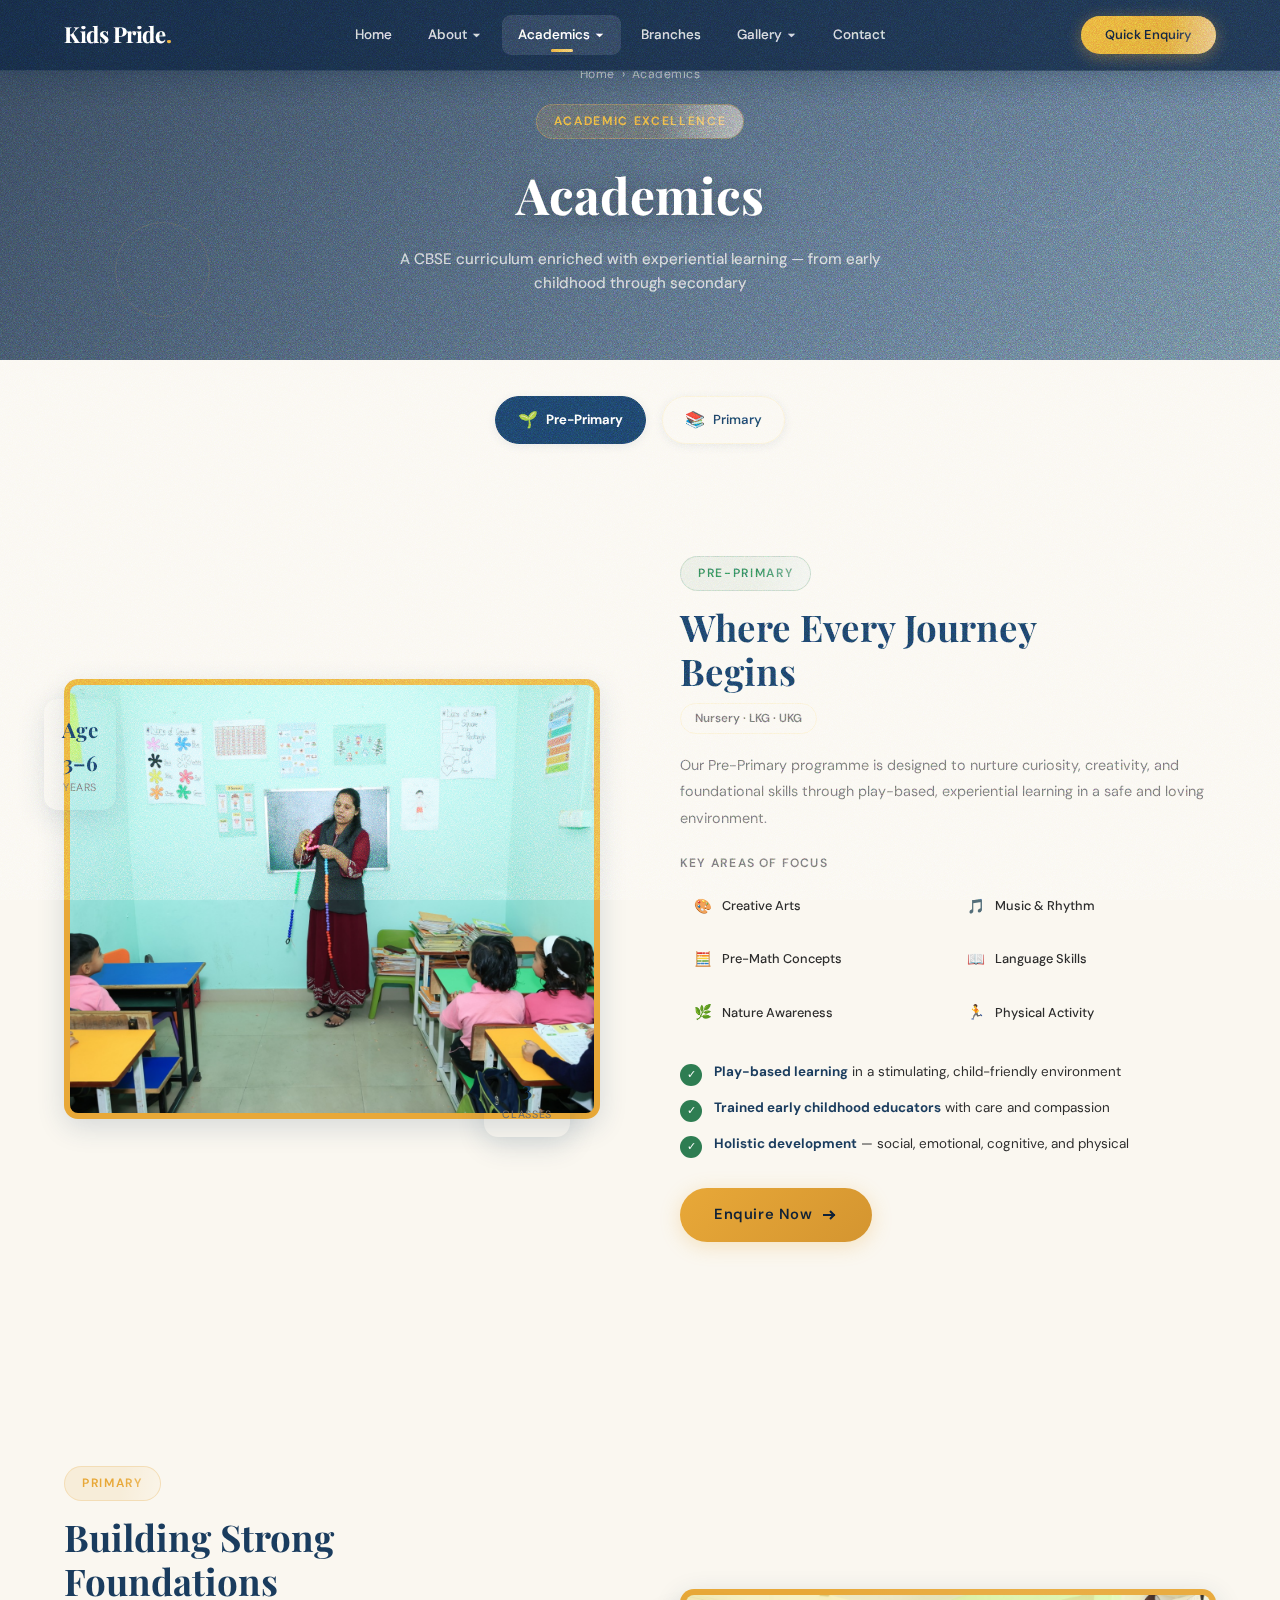
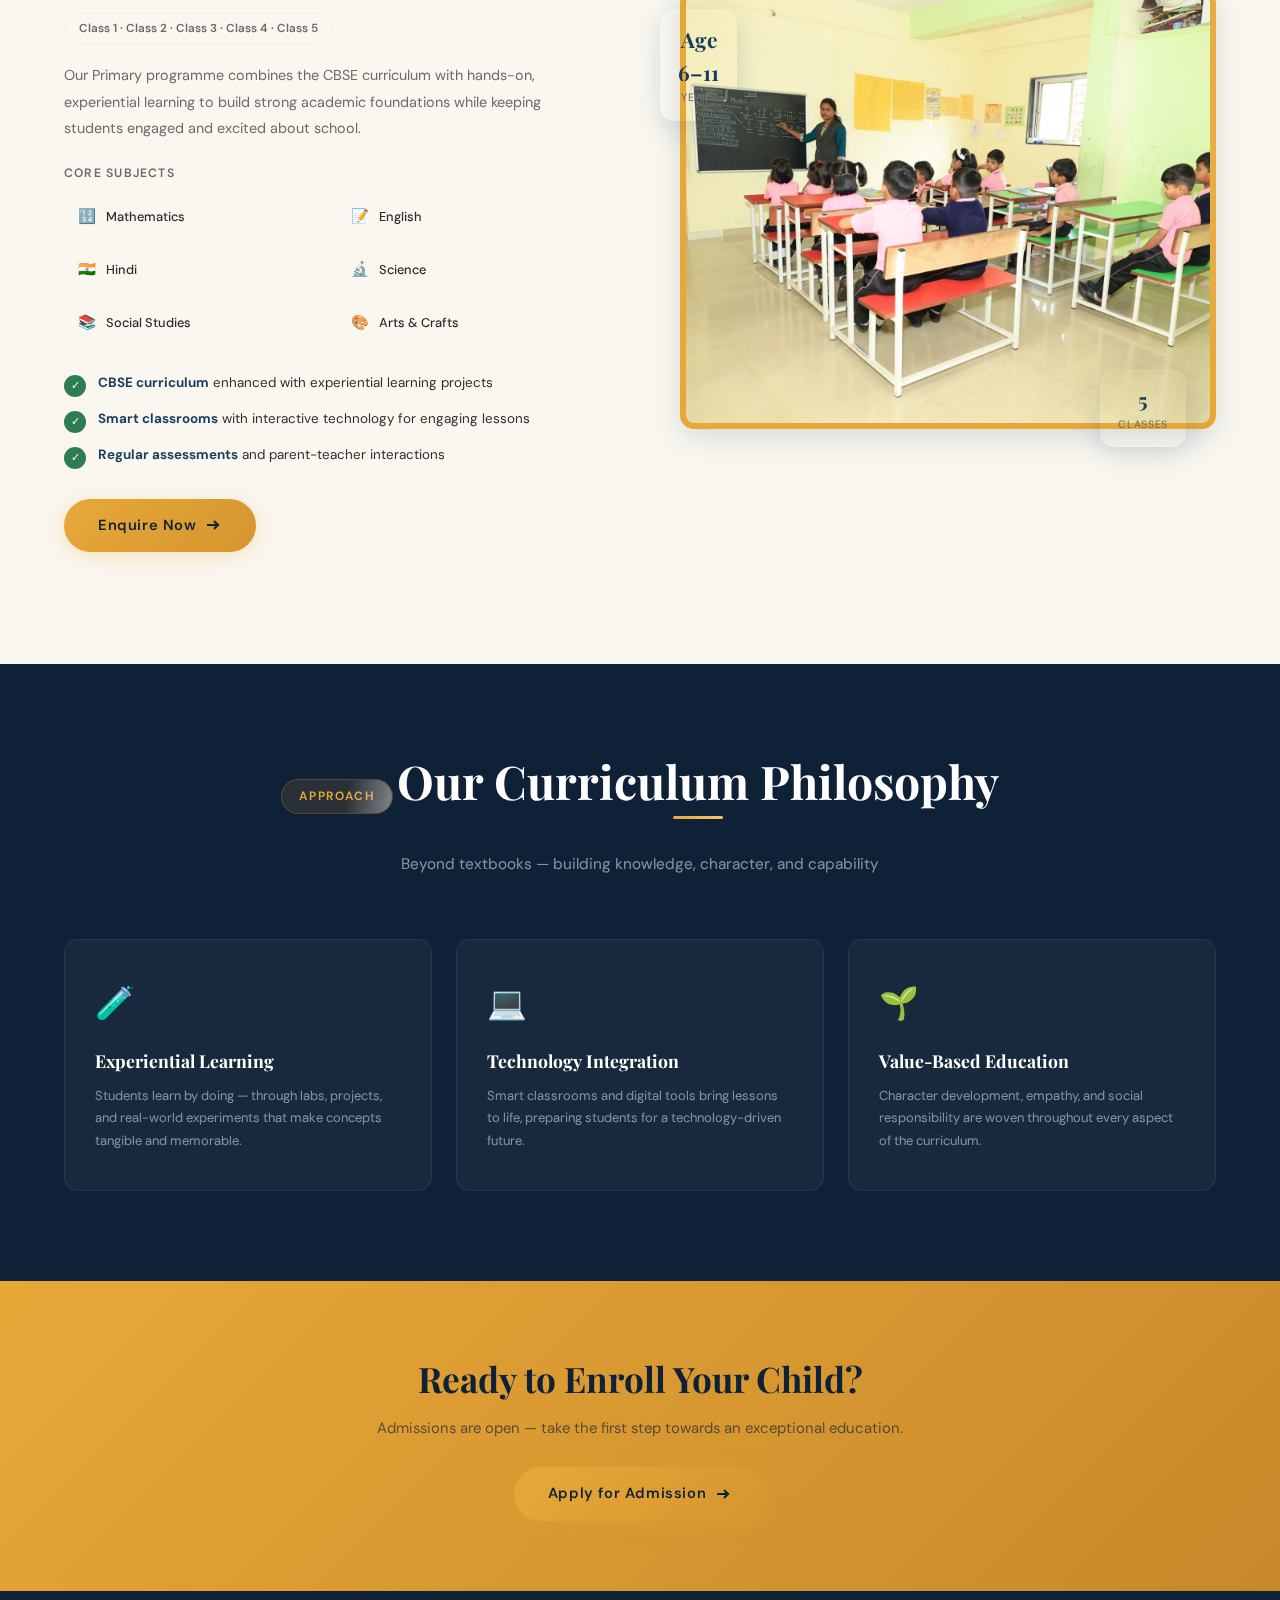
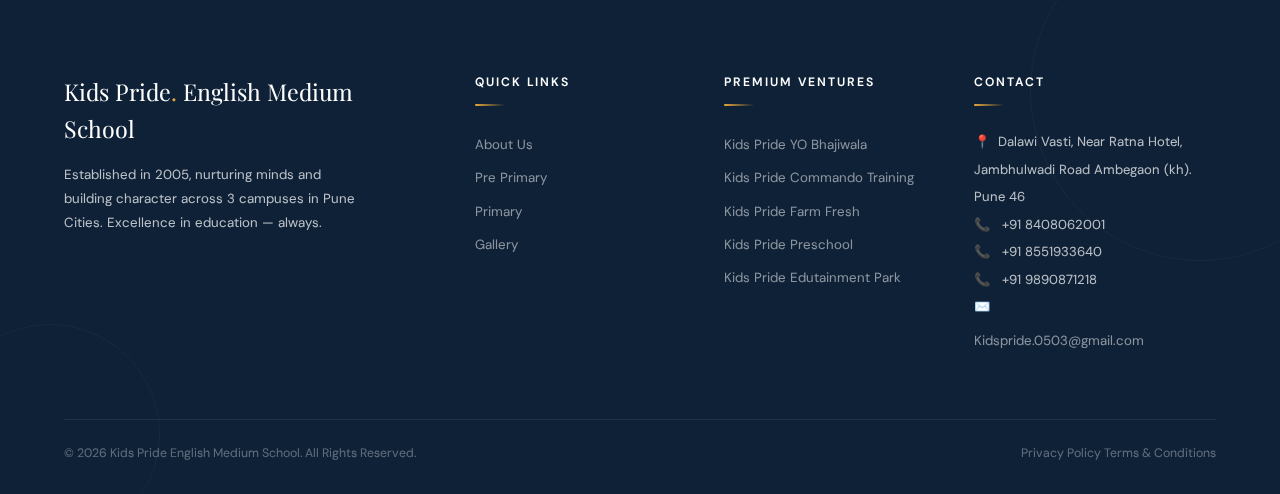
<file: academics.html>
<!DOCTYPE html>
<html lang="en">

<head>
  <meta charset="UTF-8">
  <meta name="viewport" content="width=device-width, initial-scale=1.0">
  <title>Academics – Kids Pride</title>
  <link rel="stylesheet" href="styles.css">
  <style>
    /* ── Level Hero Strip ── */
    .level-strip {
      display: flex;
      gap: 16px;
      justify-content: center;
      flex-wrap: wrap;
      padding: 36px 0 0;
    }

    .level-pill {
      display: inline-flex;
      align-items: center;
      gap: 8px;
      padding: 10px 22px;
      border-radius: 50px;
      border: 1.5px solid rgba(255, 202, 40, .15);
      background: var(--clr-bg-dark);
      font-size: .82rem;
      font-weight: 600;
      color: var(--clr-primary);
      text-decoration: none;
      transition: var(--transition);
      box-shadow: var(--shadow-sm);
    }

    .level-pill:hover,
    .level-pill.active {
      background: var(--clr-primary);
      color: #fff;
      border-color: var(--clr-primary);
    }

    .level-pill .lp-icon {
      font-size: 1rem;
    }

    /* ── Academics Section ── */
    .academics-section {
      position: relative;
    }

    .academics-section+.academics-section {
      background: var(--clr-bg-dark);
    }

    .academics-section:nth-child(odd) {
      background: var(--clr-bg-dark);
    }

    .academics-grid {
      display: grid;
      grid-template-columns: 1fr 1fr;
      gap: 80px;
      align-items: center;
    }

    .academics-grid--reverse {
      direction: rtl;
    }

    .academics-grid--reverse>* {
      direction: ltr;
    }

    /* Visual side */
    .academics-visual {
      position: relative;
      height: 440px;
    }

    .academics-visual__main {
      width: 100%;
      height: 100%;
      border-radius: var(--radius);
      display: flex;
      align-items: center;
      justify-content: center;
      font-size: 5rem;
      box-shadow: var(--shadow-md);
      position: relative;
      overflow: hidden;
    }

    .academics-visual__main img {
      position: absolute;
      inset: 0;
      width: 100%;
      height: 100%;
      object-fit: cover;
      z-index: 1;
      padding: 6px;
      border-radius: var(--radius);
    }

    .academics-visual__main::after {
      content: '';
      position: absolute;
      inset: 0;
      background: radial-gradient(circle at 70% 30%, rgba(255, 255, 255, .12) 0%, transparent 60%);
    }

    .av--preprimary {
      background: var(--clr-accent);
    }

    .av--primary {
      background: var(--clr-accent);
    }

    .av--secondary {
      background: var(--clr-primary);
    }

    .academics-visual__float {
      position: absolute;
      background: var(--clr-bg-dark);
      border-radius: 14px;
      padding: 14px 18px;
      box-shadow: var(--shadow-md);
      text-align: center;
      z-index: 2;
    }

    .academics-visual__float .f-num {
      font-family: var(--ff-display);
      font-size: 1.3rem;
      color: var(--clr-primary);
      font-weight: 700;
    }

    .academics-visual__float .f-lbl {
      font-size: .67rem;
      color: var(--clr-text-soft);
      text-transform: uppercase;
      letter-spacing: .06em;
    }

    .float-1 {
      bottom: -18px;
      right: 30px;
    }

    .float-2 {
      top: 20px;
      left: -20px;
    }

    /* Text side */
    .academics-text .tag {
      margin-bottom: 14px;
    }

    .academics-text h2 {
      font-family: var(--ff-display);
      font-size: clamp(1.7rem, 3vw, 2.3rem);
      color: var(--clr-primary);
      margin-bottom: 10px;
      line-height: 1.2;
    }

    .academics-text .classes-badge {
      display: inline-block;
      background: var(--clr-bg-dark);
      border: 1.5px solid rgba(255, 202, 40, .15);
      border-radius: 50px;
      padding: 5px 14px;
      font-size: .73rem;
      color: var(--clr-text-soft);
      font-weight: 600;
      margin-bottom: 18px;
    }

    .academics-text>p {
      color: var(--clr-text-soft);
      font-size: .9rem;
      line-height: 1.85;
      margin-bottom: 22px;
    }

    /* Subjects grid */
    .subjects-wrap h4 {
      font-size: .76rem;
      color: var(--clr-text-soft);
      text-transform: uppercase;
      letter-spacing: .1em;
      margin-bottom: 12px;
      font-weight: 600;
    }

    .subjects-grid {
      display: grid;
      grid-template-columns: 1fr 1fr;
      gap: 10px;
      margin-bottom: 28px;
    }

    .subject-tag {
      display: flex;
      align-items: center;
      gap: 10px;
      background: var(--clr-bg-dark);
      border-radius: var(--radius-sm);
      padding: 10px 14px;
      font-size: .8rem;
      color: var(--clr-text);
      font-weight: 500;
    }

    .subject-tag .st-icon {
      font-size: .9rem;
    }

    /* Highlights */
    .highlights {
      display: flex;
      flex-direction: column;
      gap: 12px;
      margin-bottom: 30px;
    }

    .highlight-row {
      display: flex;
      align-items: flex-start;
      gap: 12px;
    }

    .highlight-row__check {
      width: 22px;
      height: 22px;
      min-width: 22px;
      border-radius: 50%;
      background: var(--clr-green);
      color: #fff;
      display: flex;
      align-items: center;
      justify-content: center;
      font-size: .7rem;
      margin-top: 2px;
    }

    .highlight-row__text {
      font-size: .84rem;
      color: var(--clr-text);
      line-height: 1.55;
    }

    .highlight-row__text strong {
      color: var(--clr-primary);
    }

    /* ── Curriculum Overview ── */
    .curriculum-overview {
      background: var(--clr-navy);
      padding: 90px 0;
    }

    .curriculum-overview .section-heading h2 {
      color: #fff;
    }

    .curriculum-overview .section-heading p {
      color: rgba(255, 255, 255, .5);
    }

    .curriculum-cards {
      display: grid;
      grid-template-columns: repeat(3, 1fr);
      gap: 24px;
    }

    .curriculum-card {
      border-radius: var(--radius);
      padding: 36px 28px;
      border: 1px solid rgba(255, 255, 255, .08);
      background: rgba(255, 255, 255, .04);
      transition: var(--transition);
    }

    .curriculum-card:hover {
      background: rgba(255, 255, 255, .08);
      border-color: rgba(232, 168, 56, .3);
    }

    .curriculum-card__icon {
      font-size: 2rem;
      margin-bottom: 16px;
    }

    .curriculum-card h3 {
      color: #fff;
      font-family: var(--ff-display);
      font-size: 1.1rem;
      margin-bottom: 10px;
    }

    .curriculum-card p {
      color: rgba(255, 255, 255, .5);
      font-size: .82rem;
      line-height: 1.7;
    }

    /* ── Admission CTA ── */
    .admission-cta {
      background: linear-gradient(135deg, var(--clr-accent), #c8882a);
      padding: 70px 0;
      text-align: center;
    }

    .admission-cta h2 {
      font-family: var(--ff-display);
      font-size: clamp(1.6rem, 3vw, 2.2rem);
      color: var(--clr-navy);
      margin-bottom: 10px;
    }

    .admission-cta p {
      color: rgba(15, 33, 55, .65);
      margin-bottom: 26px;
      font-size: .93rem;
    }

    /* Responsive */
    @media (max-width: 820px) {
      .academics-grid {
        grid-template-columns: 1fr;
        gap: 48px;
      }

      .academics-grid--reverse {
        direction: ltr;
      }

      .academics-visual {
        height: 300px;
      }

      .curriculum-cards {
        grid-template-columns: 1fr;
      }
    }

    @media (max-width: 560px) {
      .subjects-grid {
        grid-template-columns: 1fr;
      }
    }
  </style>

  <style>
    /* ── Scroll-reveal base ── */
    ._rev {
      opacity: 0;
      transform: translateY(30px);
      transition: opacity .68s cubic-bezier(.16, 1, .3, 1), transform .68s cubic-bezier(.16, 1, .3, 1);
    }

    ._vis {
      opacity: 1;
      transform: translateY(0);
    }

    /* ── Branch Cards ── */
    .branch-card {
      background: var(--clr-bg-dark);
      border-radius: 14px;
      padding: 30px 26px;
      box-shadow: 0 2px 10px rgba(0, 0, 0, .3);
      transition: .36s cubic-bezier(.4, 0, .2, 1);
      border-left: 3px solid transparent;
      position: relative;
      overflow: hidden;
      display: flex;
      flex-direction: column;
      gap: 8px;
    }

    .branch-card::before {
      content: '';
      position: absolute;
      inset: 0;
      background: linear-gradient(135deg, rgba(232, 168, 56, .06) 0%, transparent 55%);
      opacity: 0;
      transition: opacity .4s;
      pointer-events: none;
    }

    .branch-card:hover {
      border-left-color: var(--clr-accent);
      box-shadow: 0 0 32px rgba(232, 168, 56, .2), 0 8px 28px rgba(26, 60, 94, .14);
      transform: translateY(-4px);
    }

    .branch-card:hover::before {
      opacity: 1;
    }

    .branch-card__loc {
      font-size: .71rem;
      color: var(--clr-accent);
      text-transform: uppercase;
      letter-spacing: .12em;
      font-weight: 600;
      position: relative;
      z-index: 1;
    }

    .branch-card h3 {
      font-family: var(--ff-display);
      font-size: 1.06rem;
      color: var(--clr-primary);
      position: relative;
      z-index: 1;
    }

    .branch-card p {
      font-size: .8rem;
      color: var(--clr-text-soft);
      line-height: 1.62;
      position: relative;
      z-index: 1;
    }

    /* ── Full Branch Cards ── */
    .branch-full-card {
      background: var(--clr-bg-dark);
      border-radius: 14px;
      overflow: hidden;
      box-shadow: 0 2px 10px rgba(0, 0, 0, .3);
      transition: .36s cubic-bezier(.4, 0, .2, 1);
      position: relative;
      display: flex;
      flex-direction: column;
    }

    .branch-full-card::after {
      content: '';
      position: absolute;
      inset: 0;
      background: linear-gradient(160deg, rgba(232, 168, 56, .07) 0%, transparent 45%);
      opacity: 0;
      transition: opacity .42s;
      pointer-events: none;
      z-index: 1;
    }

    .branch-full-card:hover {
      box-shadow: 0 0 38px rgba(232, 168, 56, .2), 0 10px 32px rgba(26, 60, 94, .15);
      transform: translateY(-5px);
    }

    .branch-full-card:hover::after {
      opacity: 1;
    }

    .bfc__header {
      height: 162px;
      position: relative;
      display: flex;
      align-items: center;
      justify-content: center;
      font-size: 2.6rem;
    }

    .bfc__header--pune {
      background: var(--clr-primary);
    }

    .bfc__header--hubli {
      background: var(--clr-green);
    }

    .bfc__header--belgavi {
      background: var(--clr-accent);
    }

    .bfc__header--solapur {
      background: var(--clr-primary);
    }

    .bfc__header::after {
      content: '';
      position: absolute;
      inset: 0;
      background: linear-gradient(100deg, transparent 30%, rgba(255, 255, 255, .12) 50%, transparent 70%);
      background-size: 200% 100%;
      animation: shimmer 3s ease-in-out infinite;
      pointer-events: none;
    }

    .bfc__city-badge {
      position: absolute;
      top: 14px;
      left: 14px;
      background: rgba(255, 255, 255, .14);
      backdrop-filter: blur(6px);
      border-radius: 50px;
      padding: 5px 14px;
      font-size: .69rem;
      color: #fff;
      font-weight: 600;
      letter-spacing: .08em;
      text-transform: uppercase;
      z-index: 2;
    }

    .bfc__star {
      position: absolute;
      top: 14px;
      right: 14px;
      background: var(--clr-accent);
      border-radius: 50px;
      padding: 4px 11px;
      font-size: .64rem;
      color: var(--clr-navy);
      font-weight: 700;
      z-index: 2;
      box-shadow: 0 2px 10px rgba(232, 168, 56, .35);
    }

    .bfc__body {
      padding: 24px;
      flex: 1;
      display: flex;
      flex-direction: column;
      position: relative;
      z-index: 2;
    }

    .bfc__body h3 {
      font-family: var(--ff-display);
      font-size: 1.14rem;
      color: var(--clr-primary);
      margin-bottom: 5px;
    }

    .bfc-tagline {
      font-size: .77rem;
      color: var(--clr-accent);
      font-weight: 600;
      margin-bottom: 10px;
    }

    .bfc__body p {
      font-size: .81rem;
      color: var(--clr-text-soft);
      line-height: 1.66;
      flex: 1;
    }

    .bfc-details {
      margin-top: 18px;
      display: flex;
      flex-direction: column;
      gap: 5px;
    }

    .bfc-detail {
      font-size: .75rem;
      color: var(--clr-text-soft);
      display: flex;
      align-items: center;
      gap: 8px;
    }

    .bfc-detail .d-icon {
      color: var(--clr-primary);
      font-size: .81rem;
    }

    .bfc-link {
      display: inline-flex;
      align-items: center;
      gap: 6px;
      margin-top: 16px;
      font-size: .79rem;
      font-weight: 600;
      color: var(--clr-primary);
      transition: .3s;
    }

    .bfc-link:hover {
      color: var(--clr-accent);
      gap: 11px;
    }

    /* ── Value Cards ── */
    .value-card {
      background: var(--clr-bg-dark);
      border-radius: 14px;
      padding: 36px 30px;
      box-shadow: 0 2px 10px rgba(0, 0, 0, .3);
      text-align: center;
      transition: .36s cubic-bezier(.4, 0, .2, 1);
      position: relative;
      overflow: hidden;
    }

    .value-card::before {
      content: '';
      position: absolute;
      bottom: 0;
      left: 0;
      right: 0;
      height: 3px;
      background: linear-gradient(90deg, var(--clr-accent), var(--clr-green), var(--clr-accent));
      background-size: 200% 100%;
      animation: borderFlow 3s linear infinite;
      transform: scaleX(0);
      transition: transform .38s cubic-bezier(.16, 1, .3, 1);
      transform-origin: left;
    }

    .value-card:hover {
      box-shadow: 0 0 34px rgba(232, 168, 56, .18), 0 8px 28px rgba(26, 60, 94, .14);
      transform: translateY(-5px);
    }

    .value-card:hover::before {
      transform: scaleX(1);
    }

    .value-card__icon {
      width: 66px;
      height: 66px;
      margin: 0 auto 20px;
      border-radius: 18px;
      display: flex;
      align-items: center;
      justify-content: center;
      font-size: 1.65rem;
    }

    .value-card__icon--1 {
      background: rgba(26, 60, 94, .07);
    }

    .value-card__icon--2 {
      background: rgba(46, 125, 82, .08);
    }

    .value-card__icon--3 {
      background: rgba(232, 168, 56, .1);
    }

    .value-card__icon--4 {
      background: rgba(26, 60, 94, .07);
    }

    .value-card h4 {
      font-family: var(--ff-display);
      font-size: 1.02rem;
      color: var(--clr-primary);
      margin-bottom: 8px;
    }

    .value-card p {
      font-size: .79rem;
      color: var(--clr-text-soft);
      line-height: 1.66;
    }

    /* ── Panel Cards ── */
    .panel-card {
      background: var(--clr-bg-dark);
      border-radius: 14px;
      overflow: hidden;
      box-shadow: 0 2px 10px rgba(0, 0, 0, .3);
      transition: .36s cubic-bezier(.4, 0, .2, 1);
      text-align: center;
      position: relative;
    }

    .panel-card::after {
      content: '';
      position: absolute;
      inset: 0;
      background: linear-gradient(180deg, transparent 55%, rgba(232, 168, 56, .06) 100%);
      opacity: 0;
      transition: opacity .4s;
      pointer-events: none;
      z-index: 1;
    }

    .panel-card:hover {
      box-shadow: 0 0 36px rgba(232, 168, 56, .2), 0 10px 34px rgba(26, 60, 94, .15);
      transform: translateY(-5px);
    }

    .panel-card:hover::after {
      opacity: 1;
    }

    .panel-card__avatar {
      height: 200px;
      display: flex;
      align-items: center;
      justify-content: center;
      font-size: 4rem;
      position: relative;
      overflow: hidden;
    }

    .panel-card__avatar::after {
      content: '';
      position: absolute;
      inset: 0;
      background: linear-gradient(100deg, transparent 32%, rgba(255, 255, 255, .1) 50%, transparent 68%);
      background-size: 200% 100%;
      animation: shimmer 3.4s ease-in-out infinite;
      pointer-events: none;
    }

    .panel-card__avatar--1 {
      background: var(--clr-primary);
    }

    .panel-card__avatar--2 {
      background: var(--clr-green);
    }

    .panel-card__avatar--3 {
      background: var(--clr-accent);
    }

    .panel-card__avatar--4 {
      background: var(--clr-primary);
    }

    .panel-card__info {
      padding: 24px 20px;
      position: relative;
      z-index: 2;
    }

    .panel-card__info h3 {
      font-family: var(--ff-display);
      font-size: 1.06rem;
      color: var(--clr-primary);
      margin-bottom: 4px;
    }

    .panel-card__info .role {
      font-size: .72rem;
      color: var(--clr-accent);
      text-transform: uppercase;
      letter-spacing: .11em;
      font-weight: 600;
      margin-bottom: 8px;
    }

    .panel-card__info p {
      font-size: .78rem;
      color: var(--clr-text-soft);
      line-height: 1.6;
    }

    /* ── Event Cards ── */
    .event-card {
      border-radius: 14px;
      overflow: hidden;
      box-shadow: 0 2px 10px rgba(0, 0, 0, .3);
      transition: .36s cubic-bezier(.4, 0, .2, 1);
      background: var(--clr-bg-dark);
      border: 1px solid rgba(255, 202, 40, .1);
      position: relative;
    }

    .event-card::before {
      content: '';
      position: absolute;
      inset: 0;
      background: linear-gradient(145deg, rgba(232, 168, 56, .06) 0%, transparent 48%);
      opacity: 0;
      transition: opacity .4s;
      pointer-events: none;
      z-index: 1;
    }

    .event-card:hover {
      box-shadow: 0 0 36px rgba(232, 168, 56, .2), 0 10px 32px rgba(26, 60, 94, .15);
      transform: translateY(-5px);
      border-color: rgba(232, 168, 56, .25);
    }

    .event-card:hover::before {
      opacity: 1;
    }

    .event-card__header {
      height: 182px;
      display: flex;
      align-items: center;
      justify-content: center;
      font-size: 2.8rem;
      position: relative;
      overflow: hidden;
    }

    .ec--1 {
      background: var(--clr-primary)
    }

    .ec--2 {
      background: var(--clr-accent)
    }

    .ec--3 {
      background: var(--clr-green)
    }

    .ec--4 {
      background: var(--clr-primary)
    }

    .ec--5 {
      background: var(--clr-accent)
    }

    .ec--6 {
      background: var(--clr-green)
    }

    .event-card__header::after {
      content: '';
      position: absolute;
      inset: 0;
      background: linear-gradient(100deg, transparent 30%, rgba(255, 255, 255, .1) 50%, transparent 70%);
      background-size: 200% 100%;
      animation: shimmer 3.2s ease-in-out infinite;
      pointer-events: none;
    }

    .event-card__date-badge {
      position: absolute;
      top: 16px;
      left: 16px;
      background: rgba(255, 255, 255, .14);
      backdrop-filter: blur(6px);
      border-radius: 12px;
      padding: 8px 14px;
      text-align: center;
      z-index: 2;
    }

    .edb-day {
      font-family: var(--ff-display);
      font-size: 1.3rem;
      color: #fff;
      font-weight: 700;
      line-height: 1;
    }

    .edb-mon {
      font-size: .61rem;
      color: rgba(255, 255, 255, .68);
      text-transform: uppercase;
      letter-spacing: .08em;
    }

    .event-card__body {
      padding: 22px;
      position: relative;
      z-index: 2;
    }

    .event-card__body h3 {
      font-family: var(--ff-display);
      font-size: 1.06rem;
      color: var(--clr-primary);
      margin-bottom: 5px;
    }

    .ec-type {
      font-size: .69rem;
      color: var(--clr-accent);
      text-transform: uppercase;
      letter-spacing: .11em;
      font-weight: 600;
      margin-bottom: 8px;
    }

    .event-card__body p {
      font-size: .79rem;
      color: var(--clr-text-soft);
      line-height: 1.62;
    }

    /* ── Video Cards ── */
    .video-card {
      background: var(--clr-bg-dark);
      border-radius: 14px;
      overflow: hidden;
      box-shadow: 0 2px 10px rgba(0, 0, 0, .3);
      transition: .36s cubic-bezier(.4, 0, .2, 1);
      cursor: pointer;
      position: relative;
    }

    .video-card::before {
      content: '';
      position: absolute;
      inset: 0;
      background: linear-gradient(160deg, rgba(232, 168, 56, .07) 0%, transparent 50%);
      opacity: 0;
      transition: opacity .4s;
      pointer-events: none;
      z-index: 1;
    }

    .video-card:hover {
      box-shadow: 0 0 34px rgba(232, 168, 56, .2), 0 8px 30px rgba(26, 60, 94, .14);
      transform: translateY(-4px);
    }

    .video-card:hover::before {
      opacity: 1;
    }

    .video-card__thumb {
      height: 192px;
      display: flex;
      align-items: center;
      justify-content: center;
      position: relative;
      overflow: hidden;
    }

    .vc--1 {
      background: var(--clr-primary)
    }

    .vc--2 {
      background: var(--clr-primary)
    }

    .vc--3 {
      background: var(--clr-accent)
    }

    .vc--4 {
      background: var(--clr-accent)
    }

    .video-card__thumb::after {
      content: '';
      position: absolute;
      inset: 0;
      background: linear-gradient(100deg, transparent 30%, rgba(255, 255, 255, .09) 50%, transparent 70%);
      background-size: 200% 100%;
      animation: shimmer 3.6s ease-in-out infinite;
      pointer-events: none;
    }

    .video-card__play {
      width: 56px;
      height: 56px;
      background: rgba(255, 255, 255, .93);
      border-radius: 50%;
      display: flex;
      align-items: center;
      justify-content: center;
      box-shadow: 0 4px 18px rgba(0, 0, 0, .22);
      transition: .32s cubic-bezier(.16, 1, .3, 1);
      z-index: 2;
      position: relative;
    }

    .video-card:hover .video-card__play {
      transform: scale(1.14);
      background: var(--clr-bg-dark);
      box-shadow: 0 6px 24px rgba(0, 0, 0, .28);
    }

    .video-card__play svg {
      width: 20px;
      height: 20px;
      fill: var(--clr-primary);
      margin-left: 3px;
    }

    .video-card__duration {
      position: absolute;
      bottom: 12px;
      right: 12px;
      background: rgba(0, 0, 0, .56);
      border-radius: 6px;
      padding: 3px 9px;
      font-size: .67rem;
      color: #fff;
      font-weight: 600;
      z-index: 2;
    }

    .video-card__info {
      padding: 18px;
      position: relative;
      z-index: 2;
    }

    .video-card__info h4 {
      font-size: .89rem;
      color: var(--clr-primary);
      margin-bottom: 4px;
      font-weight: 600;
    }

    .vc-cat {
      font-size: .71rem;
      color: var(--clr-accent);
      font-weight: 600;
      text-transform: uppercase;
      letter-spacing: .06em;
    }

    /* ── Photo Items ── */
    .photo-item {
      position: relative;
      border-radius: 14px;
      overflow: hidden;
      cursor: pointer;
      margin-bottom: 16px;
      break-inside: avoid;
    }

    .photo-item__img {
      width: 100%;
      display: flex;
      align-items: center;
      justify-content: center;
      font-size: 2rem;
      color: rgba(255, 255, 255, .55);
      transition: transform .48s cubic-bezier(.16, 1, .3, 1);
    }

    .photo-item:hover .photo-item__img {
      transform: scale(1.06);
    }

    .photo-item__overlay {
      position: absolute;
      inset: 0;
      background: linear-gradient(to top, rgba(15, 33, 55, .72) 0%, transparent 56%);
      opacity: 0;
      transition: opacity .36s;
      display: flex;
      align-items: flex-end;
      padding: 22px;
    }

    .photo-item:hover .photo-item__overlay {
      opacity: 1;
    }

    .photo-item__overlay span {
      color: #fff;
      font-size: .81rem;
      font-weight: 500;
    }

    .photo-item::after {
      content: '';
      position: absolute;
      inset: 0;
      background: linear-gradient(100deg, transparent 30%, rgba(255, 255, 255, .08) 50%, transparent 70%);
      background-size: 200% 100%;
      animation: shimmer 4s ease-in-out infinite;
      pointer-events: none;
      border-radius: 14px;
    }

    .pi--h1 {
      height: 222px
    }

    .pi--h2 {
      height: 182px
    }

    .pi--h3 {
      height: 244px
    }

    .pi--h4 {
      height: 162px
    }

    .pi--h5 {
      height: 202px
    }

    .pi--h6 {
      height: 192px
    }

    .c1 {
      background: var(--clr-primary)
    }

    .c2 {
      background: var(--clr-green)
    }

    .c3 {
      background: var(--clr-accent)
    }

    .c4 {
      background: var(--clr-primary-light)
    }

    .c5 {
      background: var(--clr-accent)
    }

    .c6 {
      background: var(--clr-green)
    }

    .c7 {
      background: var(--clr-primary)
    }

    .c8 {
      background: var(--clr-accent)
    }

    /* ── Info Cards ── */
    .info-card {
      display: flex;
      align-items: flex-start;
      gap: 18px;
      padding: 22px;
      background: var(--clr-bg-dark);
      border-radius: 14px;
      box-shadow: 0 2px 10px rgba(0, 0, 0, .3);
      transition: .36s cubic-bezier(.4, 0, .2, 1);
      position: relative;
      overflow: hidden;
      margin-bottom: 16px;
    }

    .info-card::before {
      content: '';
      position: absolute;
      left: 0;
      top: 0;
      bottom: 0;
      width: 3px;
      background: linear-gradient(180deg, var(--clr-accent), var(--clr-green));
      transform: scaleY(0);
      transition: transform .38s cubic-bezier(.16, 1, .3, 1);
      transform-origin: top;
    }

    .info-card:hover {
      box-shadow: 0 0 28px rgba(232, 168, 56, .18), 0 6px 22px rgba(26, 60, 94, .12);
      transform: translateX(4px);
    }

    .info-card:hover::before {
      transform: scaleY(1);
    }

    .info-card__icon {
      width: 52px;
      height: 52px;
      min-width: 52px;
      border-radius: 14px;
      display: flex;
      align-items: center;
      justify-content: center;
      font-size: 1.3rem;
    }

    .ic--addr {
      background: rgba(26, 60, 94, .07)
    }

    .ic--phone {
      background: rgba(46, 125, 82, .09)
    }

    .ic--email {
      background: rgba(232, 168, 56, .11)
    }

    .ic--corp {
      background: rgba(26, 60, 94, .07)
    }

    .info-card__text .ic-label {
      font-size: .69rem;
      color: var(--clr-text-soft);
      text-transform: uppercase;
      letter-spacing: .11em;
      font-weight: 600;
      margin-bottom: 4px;
    }

    .info-card__text .ic-value {
      font-size: .87rem;
      color: var(--clr-primary);
      font-weight: 500;
      line-height: 1.58;
    }

    .info-card__text .ic-value a {
      color: var(--clr-primary);
      transition: color .3s;
    }

    .info-card__text .ic-value a:hover {
      color: var(--clr-accent);
    }

    /* ── FAQ ── */
    .faq-item {
      background: var(--clr-bg-dark);
      border-radius: 14px;
      padding: 28px;
      box-shadow: 0 2px 10px rgba(0, 0, 0, .3);
      transition: .36s cubic-bezier(.4, 0, .2, 1);
      position: relative;
      overflow: hidden;
      border: 1px solid transparent;
    }

    .faq-item::before {
      content: '';
      position: absolute;
      bottom: 0;
      left: 0;
      right: 0;
      height: 2px;
      background: linear-gradient(90deg, var(--clr-accent), var(--clr-green));
      transform: scaleX(0);
      transition: transform .38s cubic-bezier(.16, 1, .3, 1);
      transform-origin: left;
    }

    .faq-item:hover {
      box-shadow: 0 0 28px rgba(232, 168, 56, .16), 0 6px 24px rgba(26, 60, 94, .12);
      border-color: rgba(232, 168, 56, .18);
    }

    .faq-item:hover::before {
      transform: scaleX(1);
    }

    .faq-item h4 {
      font-size: .9rem;
      color: var(--clr-primary);
      margin-bottom: 8px;
      display: flex;
      align-items: flex-start;
      gap: 10px;
    }

    .faq-item h4 .faq-icon {
      color: var(--clr-accent);
      font-size: .84rem;
      flex-shrink: 0;
      margin-top: 1px;
    }

    .faq-item p {
      font-size: .79rem;
      color: var(--clr-text-soft);
      line-height: 1.7;
      padding-left: 22px;
    }

    /* ── Curriculum Cards (dark bg) ── */
    .curriculum-card {
      border-radius: 14px;
      padding: 38px 30px;
      border: 1px solid rgba(255, 255, 255, .07);
      background: rgba(255, 255, 255, .04);
      transition: .36s cubic-bezier(.4, 0, .2, 1);
      position: relative;
      overflow: hidden;
    }

    .curriculum-card::before {
      content: '';
      position: absolute;
      bottom: 0;
      left: 0;
      right: 0;
      height: 2px;
      background: linear-gradient(90deg, var(--clr-accent), var(--clr-green), var(--clr-accent));
      background-size: 200% 100%;
      animation: borderFlow 3s linear infinite;
      transform: scaleX(0);
      transition: transform .4s cubic-bezier(.16, 1, .3, 1);
      transform-origin: left;
    }

    .curriculum-card:hover {
      background: rgba(255, 255, 255, .08);
      border-color: rgba(232, 168, 56, .28);
    }

    .curriculum-card:hover::before {
      transform: scaleX(1);
    }

    .curriculum-card__icon {
      font-size: 2rem;
      margin-bottom: 18px;
    }

    .curriculum-card h3 {
      color: #fff;
      font-family: var(--ff-display);
      font-size: 1.1rem;
      margin-bottom: 10px;
    }

    .curriculum-card p {
      color: rgba(255, 255, 255, .48);
      font-size: .81rem;
      line-height: 1.72;
    }

    /* ── Hero trust ── */
    .hero__trust-item {
      text-align: center;
    }

    .hero__trust-item .num {
      font-family: var(--ff-display);
      font-size: 1.72rem;
      font-weight: 700;
      color: #fff;
    }

    .hero__trust-item .num span {
      color: var(--clr-accent);
    }

    .hero__trust-item .lbl {
      font-size: .71rem;
      color: rgba(255, 255, 255, .42);
      text-transform: uppercase;
      letter-spacing: .11em;
      margin-top: 3px;
    }
  </style>

</head>

<body>

  <!-- NAVBAR -->
  <nav class="navbar">
    <div class="container navbar__inner">
      <a href="index.html" class="navbar__logo">Kids Pride<span>.</span></a>
      <div class="navbar__nav">
        <a href="index.html">Home</a>
        <div class="nav-drop">
          <a href="#" class="nav-drop__toggle">About <svg viewBox="0 0 12 12" fill="currentColor">
              <path d="M2 4l4 4 4-4" />
            </svg></a>
          <div class="nav-drop__menu">
            <a href="about.html">About Us</a>
            <a href="about.html#vision">Vision &amp; Mission</a>
            <a href="about.html#md">Managing Director</a>
            <a href="about.html#panel">Director Panel</a>
          </div>
        </div>
        <div class="nav-drop">
          <a href="#" class="nav-drop__toggle active">Academics <svg viewBox="0 0 12 12" fill="currentColor">
              <path d="M2 4l4 4 4-4" />
            </svg></a>
          <div class="nav-drop__menu">
            <a href="academics.html#preprimary">Pre-Primary</a>
            <a href="academics.html#primary">Primary</a>
            <a href="academics.html#secondary">Secondary</a>
          </div>
        </div>
        <a href="branches.html">Branches</a>
        <div class="nav-drop">
          <a href="#" class="nav-drop__toggle">Gallery <svg viewBox="0 0 12 12" fill="currentColor">
              <path d="M2 4l4 4 4-4" />
            </svg></a>
          <div class="nav-drop__menu">
            <a href="gallery.html#photos">Photo Gallery</a>
            <a href="gallery.html#events">Mega Events</a>
            <a href="gallery.html#videos">Videos</a>
          </div>
        </div>
        <a href="contact.html">Contact</a>
      </div>
      <a href="contact.html" class="navbar__cta">Quick Enquiry</a>
      <div class="navbar__ham"><span></span><span></span><span></span></div>
    </div>
  </nav>

  <!-- PAGE HERO -->
  <section class="page-hero" style="background-color:var(--clr-bg-dark);">
    <div class="page-hero__bg"
      style="background:linear-gradient(135deg,var(--clr-bg-dark),var(--clr-primary),var(--clr-bg-darker));"></div>
    <div class="page-hero__overlay"></div>
    <div class="page-hero__content">
      <div class="breadcrumb"><a href="index.html">Home</a> &nbsp;›&nbsp; Academics</div>
      <span class="tag">Academic Excellence</span>
      <h1>Academics</h1>
      <p>A CBSE curriculum enriched with experiential learning — from early childhood through secondary</p>
    </div>
  </section>

  <!-- QUICK NAV PILLS -->
  <div style="background: var(--clr-bg-dark);">
    <div class="container">
      <div class="level-strip">
        <a href="#preprimary" class="level-pill active"><span class="lp-icon">🌱</span> Pre-Primary</a>
        <a href="#primary" class="level-pill"><span class="lp-icon">📚</span> Primary</a>
      </div>
    </div>
  </div>

  <!-- PRE-PRIMARY -->
  <section class="academics-section section-pad" id="preprimary">
    <div class="container">
      <div class="academics-grid">
        <div class="academics-visual">
          <div class="academics-visual__main av--preprimary">
            <img src="assets/img 9.jpeg" alt="Pre-Primary">
          </div>
          <div class="academics-visual__float float-1">
            <div class="f-num">3</div>
            <div class="f-lbl">Classes</div>
          </div>
          <div class="academics-visual__float float-2">
            <div class="f-num">Age<br>3–6</div>
            <div class="f-lbl">Years</div>
          </div>
        </div>
        <div class="academics-text">
          <span class="tag tag--green">Pre-Primary</span>
          <h2>Where Every Journey<br>Begins</h2>
          <span class="classes-badge">Nursery · LKG · UKG</span>
          <p>Our Pre-Primary programme is designed to nurture curiosity, creativity, and foundational skills through
            play-based, experiential learning in a safe and loving environment.</p>
          <div class="subjects-wrap">
            <h4>Key Areas of Focus</h4>
            <div class="subjects-grid">
              <div class="subject-tag"><span class="st-icon">🎨</span> Creative Arts</div>
              <div class="subject-tag"><span class="st-icon">🎵</span> Music &amp; Rhythm</div>
              <div class="subject-tag"><span class="st-icon">🧮</span> Pre-Math Concepts</div>
              <div class="subject-tag"><span class="st-icon">📖</span> Language Skills</div>
              <div class="subject-tag"><span class="st-icon">🌿</span> Nature Awareness</div>
              <div class="subject-tag"><span class="st-icon">🏃</span> Physical Activity</div>
            </div>
          </div>
          <div class="highlights">
            <div class="highlight-row">
              <div class="highlight-row__check">✓</div>
              <div class="highlight-row__text"><strong>Play-based learning</strong> in a stimulating, child-friendly
                environment</div>
            </div>
            <div class="highlight-row">
              <div class="highlight-row__check">✓</div>
              <div class="highlight-row__text"><strong>Trained early childhood educators</strong> with care and
                compassion</div>
            </div>
            <div class="highlight-row">
              <div class="highlight-row__check">✓</div>
              <div class="highlight-row__text"><strong>Holistic development</strong> — social, emotional, cognitive, and
                physical</div>
            </div>
          </div>
          <a href="contact.html" class="btn btn--primary">Enquire Now <svg viewBox="0 0 18 18" fill="none"
              stroke="currentColor" stroke-width="2">
              <path d="M3 9h12M10 5l4 4-4 4" />
            </svg></a>
        </div>
      </div>
    </div>
  </section>

  <!-- PRIMARY -->
  <section class="academics-section section-pad" id="primary">
    <div class="container">
      <div class="academics-grid academics-grid--reverse">
        <div class="academics-visual">
          <div class="academics-visual__main av--primary">
            <img src="assets/img 11.jpeg" alt="Primary">
          </div>
          <div class="academics-visual__float float-1">
            <div class="f-num">5</div>
            <div class="f-lbl">Classes</div>
          </div>
          <div class="academics-visual__float float-2">
            <div class="f-num">Age<br>6–11</div>
            <div class="f-lbl">Years</div>
          </div>
        </div>
        <div class="academics-text">
          <span class="tag">Primary</span>
          <h2>Building Strong<br>Foundations</h2>
          <span class="classes-badge">Class 1 · Class 2 · Class 3 · Class 4 · Class 5</span>
          <p>Our Primary programme combines the CBSE curriculum with hands-on, experiential learning to build strong
            academic foundations while keeping students engaged and excited about school.</p>
          <div class="subjects-wrap">
            <h4>Core Subjects</h4>
            <div class="subjects-grid">
              <div class="subject-tag"><span class="st-icon">🔢</span> Mathematics</div>
              <div class="subject-tag"><span class="st-icon">📝</span> English</div>
              <div class="subject-tag"><span class="st-icon">🇮🇳</span> Hindi</div>
              <div class="subject-tag"><span class="st-icon">🔬</span> Science</div>
              <div class="subject-tag"><span class="st-icon">📚</span> Social Studies</div>
              <div class="subject-tag"><span class="st-icon">🎨</span> Arts &amp; Crafts</div>
            </div>
          </div>
          <div class="highlights">
            <div class="highlight-row">
              <div class="highlight-row__check">✓</div>
              <div class="highlight-row__text"><strong>CBSE curriculum</strong> enhanced with experiential learning
                projects</div>
            </div>
            <div class="highlight-row">
              <div class="highlight-row__check">✓</div>
              <div class="highlight-row__text"><strong>Smart classrooms</strong> with interactive technology for
                engaging lessons</div>
            </div>
            <div class="highlight-row">
              <div class="highlight-row__check">✓</div>
              <div class="highlight-row__text"><strong>Regular assessments</strong> and parent-teacher interactions
              </div>
            </div>
          </div>
          <a href="contact.html" class="btn btn--primary">Enquire Now <svg viewBox="0 0 18 18" fill="none"
              stroke="currentColor" stroke-width="2">
              <path d="M3 9h12M10 5l4 4-4 4" />
            </svg></a>
        </div>
      </div>
    </div>
  </section>

  <!-- CURRICULUM OVERVIEW -->
  <section class="curriculum-overview">
    <div class="container">
      <div class="section-heading">
        <span class="tag">Approach</span>
        <h2>Our Curriculum Philosophy</h2>
        <p>Beyond textbooks — building knowledge, character, and capability</p>
      </div>
      <div class="curriculum-cards">
        <div class="curriculum-card">
          <div class="curriculum-card__icon">🧪</div>
          <h3>Experiential Learning</h3>
          <p>Students learn by doing — through labs, projects, and real-world experiments that make concepts tangible
            and memorable.</p>
        </div>
        <div class="curriculum-card">
          <div class="curriculum-card__icon">💻</div>
          <h3>Technology Integration</h3>
          <p>Smart classrooms and digital tools bring lessons to life, preparing students for a technology-driven
            future.</p>
        </div>
        <div class="curriculum-card">
          <div class="curriculum-card__icon">🌱</div>
          <h3>Value-Based Education</h3>
          <p>Character development, empathy, and social responsibility are woven throughout every aspect of the
            curriculum.</p>
        </div>
      </div>
    </div>
  </section>

  <!-- ADMISSION CTA -->
  <section class="admission-cta">
    <div class="container">
      <h2>Ready to Enroll Your Child?</h2>
      <p>Admissions are open — take the first step towards an exceptional education.</p>
      <a href="contact.html" class="btn btn--primary" style="color:var(--clr-navy);">Apply for Admission <svg
          viewBox="0 0 18 18" fill="none" stroke="currentColor" stroke-width="2">
          <path d="M3 9h12M10 5l4 4-4 4" />
        </svg></a>
    </div>
  </section>

  <!-- FOOTER -->
  <footer class="footer">
    <div class="container">
      <div class="footer__grid">
        <div class="footer__brand">
          <div class="footer__brand-title">Kids Pride<span>.</span> English Medium School</div>
          <p>Established in 2005, nurturing minds and building character across 3 campuses in Pune Cities. Excellence in
            education — always.</p>
        </div>
        <div class="footer__col">
          <h4>Quick Links</h4>
          <a href="about.html">About Us</a>
          <a href="academics.html#preprimary">Pre Primary</a>
          <a href="academics.html#primary">Primary</a>
          <a href="gallery.html">Gallery</a>
        </div>
        <div class="footer__col">
          <h4>Premium Ventures</h4>
          <a href="#">Kids Pride YO Bhajiwala</a>
          <a href="#">Kids Pride Commando Training</a>
          <a href="#">Kids Pride Farm Fresh</a>
          <a href="#">Kids Pride Preschool</a>
          <a href="#">Kids Pride Edutainment Park</a>
        </div>
        <div class="footer__col footer__contact">
          <h4>Contact</h4>
          <p><span class="icon">📍</span>Dalawi Vasti, Near Ratna Hotel, Jambhulwadi Road Ambegaon (kh). Pune 46</p>
          <p><span class="icon">📞</span> +91 8408062001</p>
          <p><span class="icon">📞</span> +91 8551933640</p>
          <p><span class="icon">📞</span> +91 9890871218</p>
          <p><span class="icon">✉️</span> <a href="mailto:Kidspride.0503@gmail.com">Kidspride.0503@gmail.com</a></p>
        </div>
      </div>

      <div class="footer__bottom">
        <div class="footer__copy">© 2026 Kids Pride English Medium School. All Rights Reserved.</div>
        <div class="footer__legal">
          <a href="#">Privacy Policy</a>
          <a href="#">Terms & Conditions</a>
        </div>
      </div>
    </div>
  </footer>

  <script>
    const ham = document.querySelector(".navbar__ham");
    const nav = document.querySelector(".navbar__nav");
    const cta = document.querySelector(".navbar__cta");
    const navDrops = document.querySelectorAll(".nav-drop");

    if (ham && nav && cta) {
      ham.addEventListener("click", () => {
        ham.classList.toggle("active");
        nav.classList.toggle("active");
        cta.classList.toggle("active");
        document.body.classList.toggle("nav-open");
      });
    }

    navDrops.forEach(drop => {
      const toggle = drop.querySelector(".nav-drop__toggle");
      if (toggle) {
        toggle.addEventListener("click", (e) => {
          if (window.innerWidth <= 680) {
            e.preventDefault();
            navDrops.forEach(otherDrop => {
              if (otherDrop !== drop) {
                otherDrop.classList.remove("open");
              }
            });
            drop.classList.toggle("open");
          }
        });
      }
    });

    document.addEventListener("click", (e) => {
      if (window.innerWidth <= 680 && ham && nav && cta) {
        if (!e.target.closest(".navbar") && !e.target.closest(".navbar__ham")) {
          ham.classList.remove("active");
          nav.classList.remove("active");
          cta.classList.remove("active");
          document.body.classList.remove("nav-open");
          navDrops.forEach(drop => drop.classList.remove("open"));
        }
      }
    });

    window.addEventListener("resize", () => {
      if (window.innerWidth > 680 && ham && nav && cta) {
        ham.classList.remove("active");
        nav.classList.remove("active");
        cta.classList.remove("active");
        document.body.classList.remove("nav-open");
        navDrops.forEach(drop => drop.classList.remove("open"));
      }
    });
  </script>
</body>

</html>
</file>
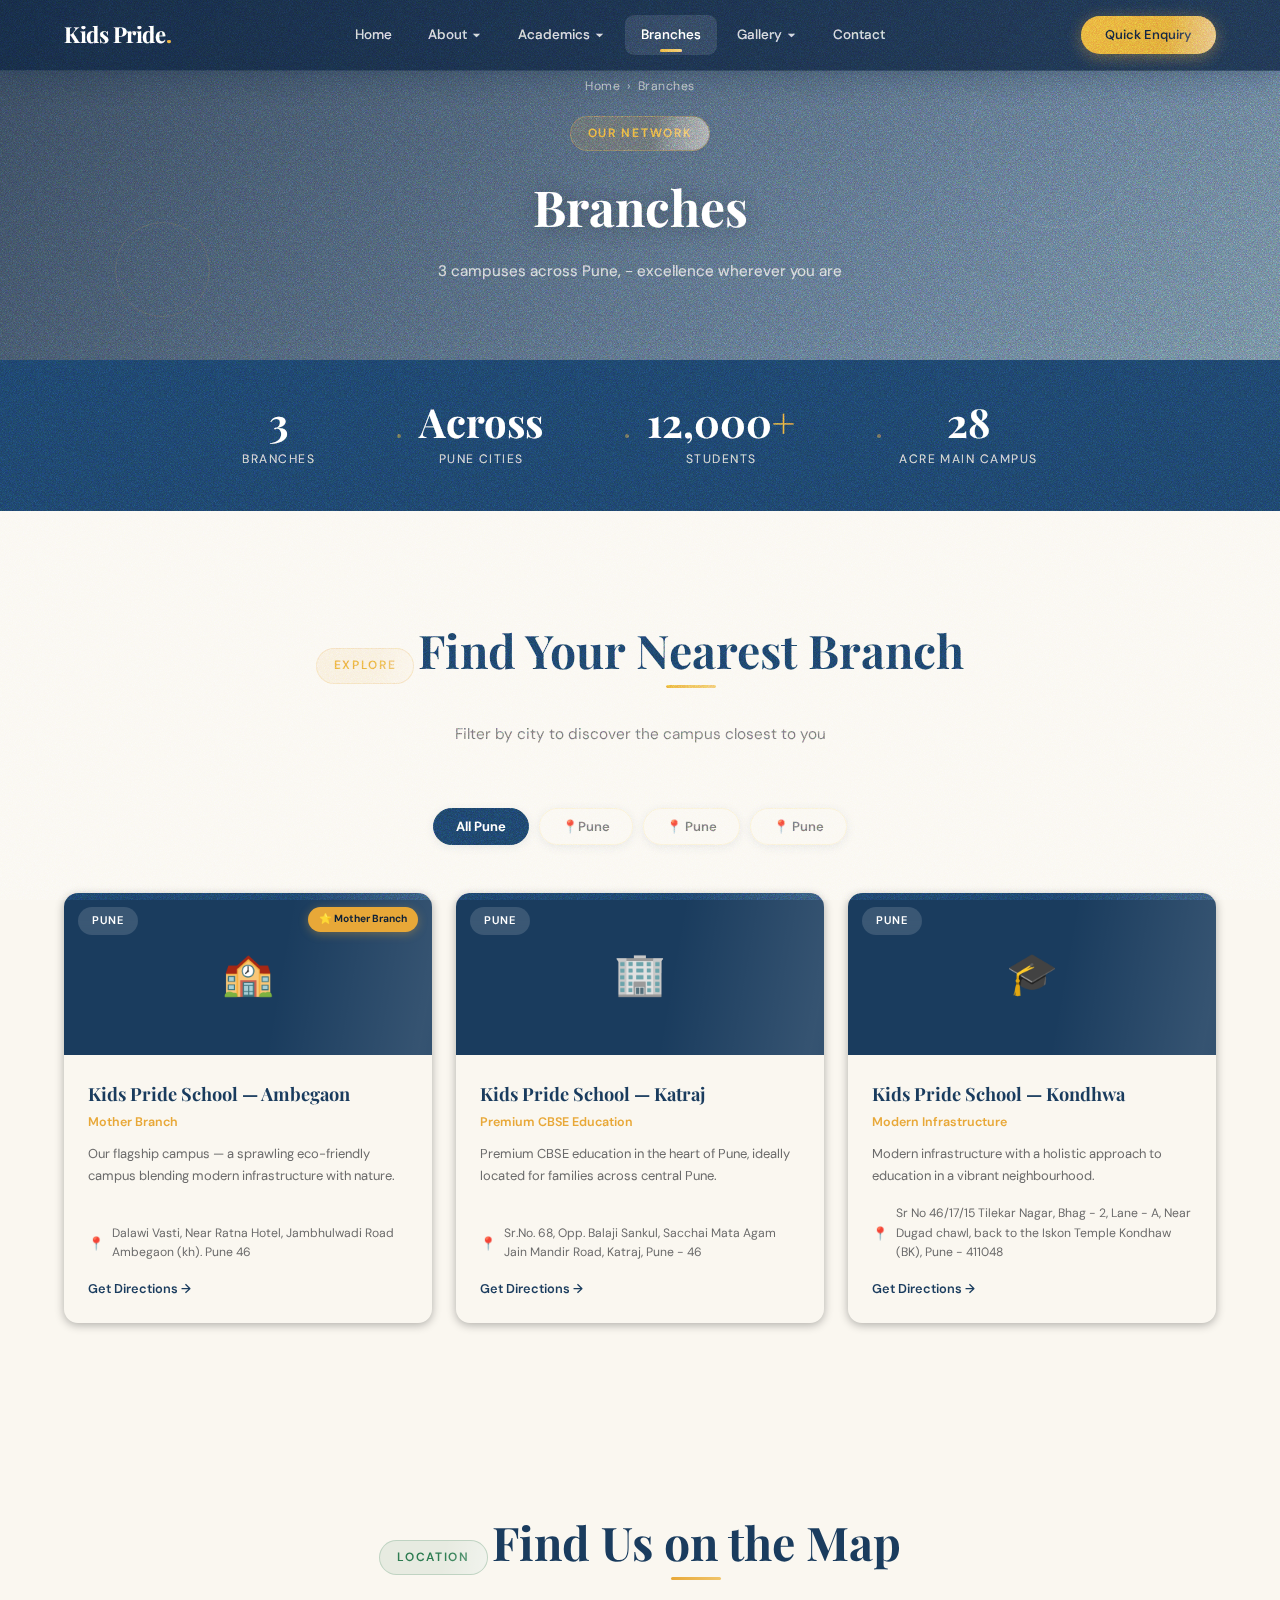
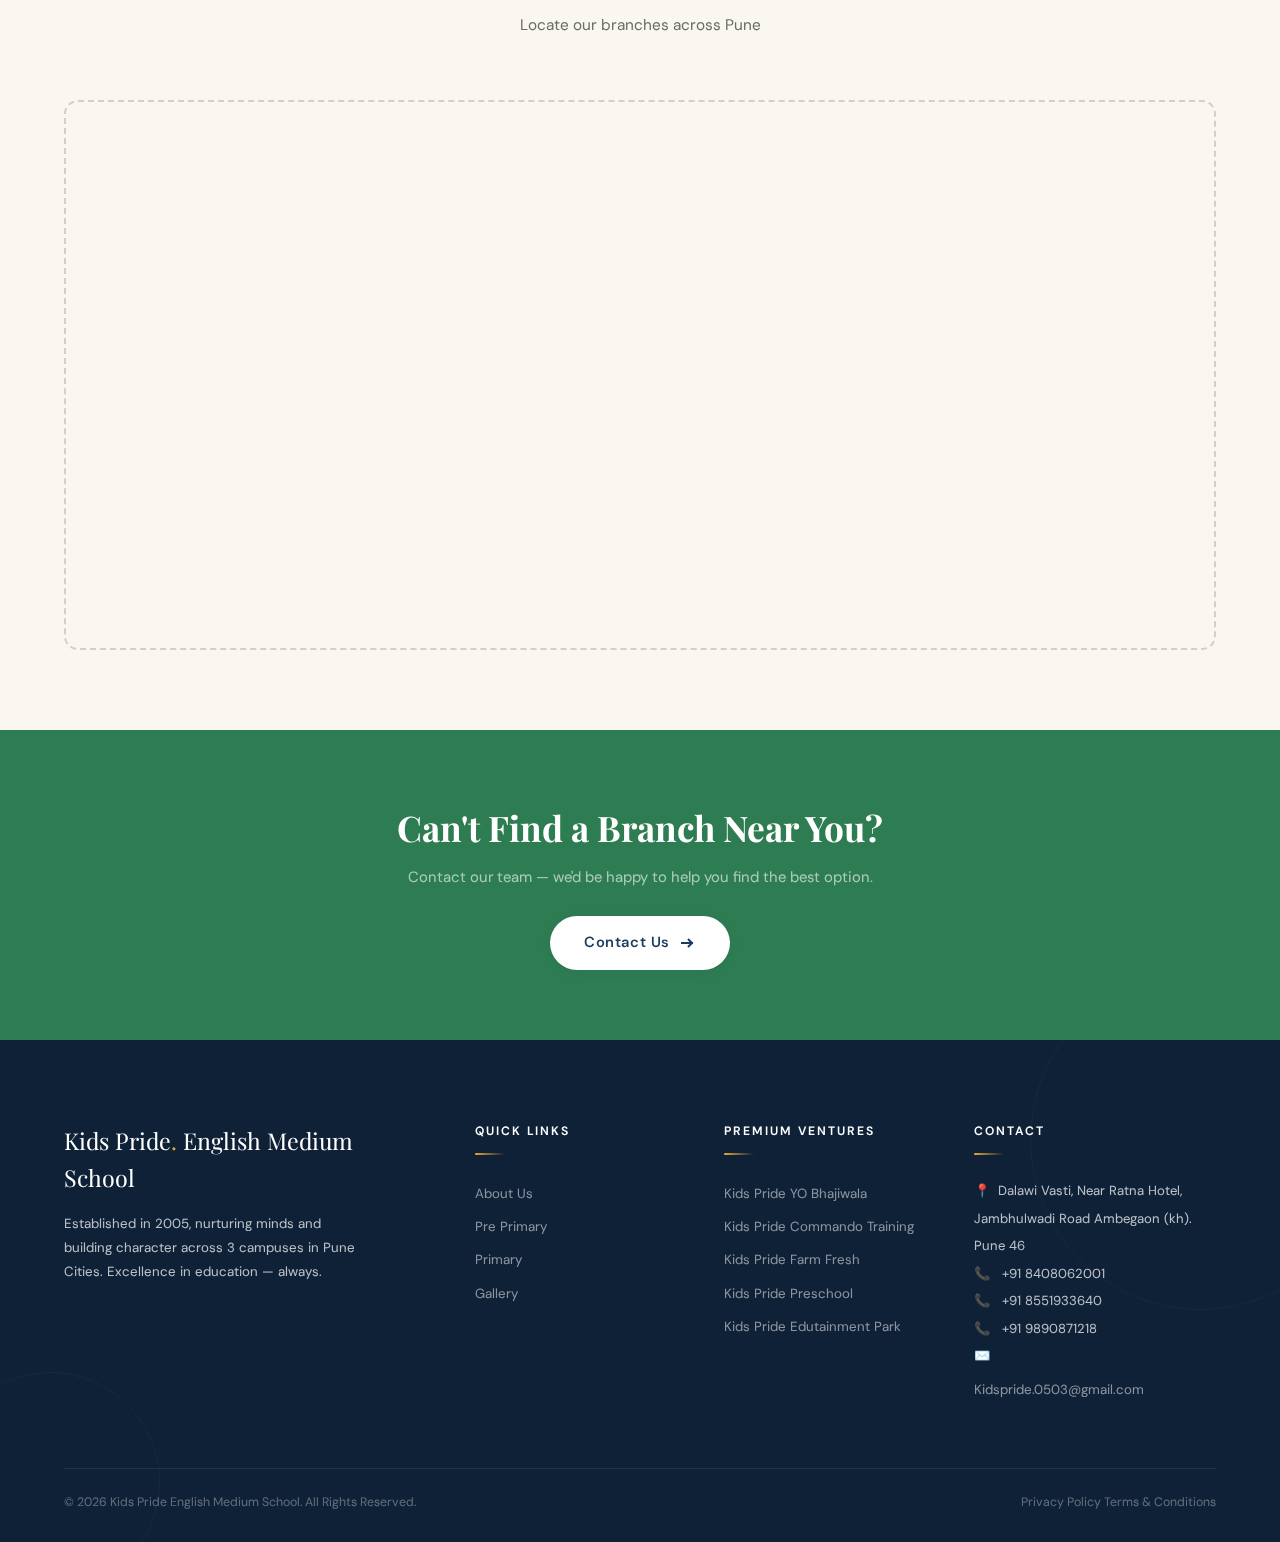
<file: branches.html>
<!DOCTYPE html>
<html lang="en">

<head>
  <meta charset="UTF-8">
  <meta name="viewport" content="width=device-width, initial-scale=1.0">
  <title>Branches – Kid´s Pride English Medium Schoo</title>
  <link rel="stylesheet" href="styles.css">
  <style>
    /* ── City Filter ── */
    .city-filter {
      display: flex;
      gap: 10px;
      justify-content: center;
      flex-wrap: wrap;
      padding: 0 0 48px;
    }

    .city-btn {
      padding: 9px 22px;
      border-radius: 50px;
      border: 1.5px solid rgba(255, 202, 40, .15);
      background: var(--clr-bg-dark);
      font-size: .82rem;
      font-weight: 600;
      color: var(--clr-text-soft);
      cursor: pointer;
      transition: var(--transition);
      box-shadow: var(--shadow-sm);
    }

    .city-btn:hover {
      border-color: var(--clr-primary);
      color: var(--clr-primary);
    }

    .city-btn.active {
      background: var(--clr-primary);
      color: #fff;
      border-color: var(--clr-primary);
    }

    /* ── Branches Grid ── */
    .branches-full-grid {
      display: grid;
      grid-template-columns: repeat(auto-fill, minmax(300px, 1fr));
      gap: 24px;
    }

    .branch-full-card {
      background: var(--clr-bg-dark);
      border-radius: var(--radius);
      overflow: hidden;
      box-shadow: var(--shadow-sm);
      transition: var(--transition);
      display: flex;
      flex-direction: column;
    }

    .branch-full-card:hover {
      box-shadow: var(--shadow-md);
      transform: translateY(-4px);
    }

    .bfc__header {
      height: 160px;
      position: relative;
      display: flex;
      align-items: center;
      justify-content: center;
      font-size: 2.6rem;
    }

    .bfc__header--pune {
      background: var(--clr-primary);
    }

    .bfc__header--hubli {
      background: var(--clr-green);
    }

    .bfc__header--belgavi {
      background: var(--clr-accent);
    }

    .bfc__header--solapur {
      background: var(--clr-primary);
    }

    .bfc__city-badge {
      position: absolute;
      top: 14px;
      left: 14px;
      background: rgba(255, 255, 255, .15);
      backdrop-filter: blur(6px);
      border-radius: 50px;
      padding: 5px 14px;
      font-size: .7rem;
      color: #fff;
      font-weight: 600;
      letter-spacing: .08em;
      text-transform: uppercase;
    }

    .bfc__star {
      position: absolute;
      top: 14px;
      right: 14px;
      background: var(--clr-accent);
      border-radius: 50px;
      padding: 4px 10px;
      font-size: .65rem;
      color: var(--clr-navy);
      font-weight: 700;
    }

    .bfc__body {
      padding: 24px;
      flex: 1;
      display: flex;
      flex-direction: column;
    }

    .bfc__body h3 {
      font-family: var(--ff-display);
      font-size: 1.15rem;
      color: var(--clr-primary);
      margin-bottom: 6px;
    }

    .bfc__body .bfc-tagline {
      font-size: .78rem;
      color: var(--clr-accent);
      font-weight: 600;
      margin-bottom: 10px;
    }

    .bfc__body p {
      font-size: .82rem;
      color: var(--clr-text-soft);
      line-height: 1.65;
      flex: 1;
    }

    .bfc__body .bfc-details {
      margin-top: 18px;
      display: flex;
      flex-direction: column;
      gap: 6px;
    }

    .bfc__body .bfc-detail {
      font-size: .76rem;
      color: var(--clr-text-soft);
      display: flex;
      align-items: center;
      gap: 8px;
    }

    .bfc__body .bfc-detail .d-icon {
      color: var(--clr-primary);
      font-size: .82rem;
    }

    .bfc__body .bfc-link {
      display: inline-flex;
      align-items: center;
      gap: 6px;
      margin-top: 16px;
      font-size: .8rem;
      font-weight: 600;
      color: var(--clr-primary);
      transition: var(--transition);
    }

    .bfc__body .bfc-link:hover {
      color: var(--clr-accent);
      gap: 10px;
    }

    /* ── Stats Row (top) ── */
    .branches-stats {
      background: var(--clr-primary);
      padding: 42px 0;
    }

    .branches-stats .stats-bar .stat__num {
      color: #fff;
    }

    .branches-stats .stats-bar .stat__label {
      color: rgba(255, 255, 255, .5);
    }

    /* ── Map placeholder ── */
    .map-section {
      background: var(--clr-bg-dark);
      padding: 80px 0;
    }

    .map-placeholder {
      border-radius: var(--radius);
      background: var(--clr-bg-dark);
      border: 2px dashed #d5cfc4;
      height: 550px;
      display: flex;
      flex-direction: column;
      align-items: center;
      justify-content: center;
      gap: 12px;
      overflow: hidden;
      max-width: 100%;
    }

    .map-placeholder iframe {
      width: 100%;
      max-width: 100%;
      height: 100%;
    }

    .map-placeholder .mp-icon {
      font-size: 2.8rem;
    }

    .map-placeholder h3 {
      font-family: var(--ff-display);
      color: var(--clr-primary);
      font-size: 1.1rem;
    }

    .map-placeholder p {
      font-size: .8rem;
      color: var(--clr-text-soft);
    }

    /* ── CTA ── */
    .branches-cta-section {
      background: var(--clr-green);
      padding: 70px 0;
      text-align: center;
    }

    .branches-cta-section h2 {
      font-family: var(--ff-display);
      color: #fff;
      font-size: clamp(1.6rem, 3vw, 2.2rem);
      margin-bottom: 10px;
    }

    .branches-cta-section p {
      color: rgba(255, 255, 255, .6);
      margin-bottom: 26px;
      font-size: .93rem;
    }

    /* Responsive */
    @media (max-width: 680px) {
      .branches-full-grid {
        grid-template-columns: 1fr;
      }

      .stats-bar {
        flex-direction: column;
        gap: 20px;
      }

      .map-placeholder {
        height: 300px;
      }
    }
  </style>

  <style>
    /* ── Scroll-reveal base ── */
    ._rev {
      opacity: 0;
      transform: translateY(30px);
      transition: opacity .68s cubic-bezier(.16, 1, .3, 1), transform .68s cubic-bezier(.16, 1, .3, 1);
    }

    ._vis {
      opacity: 1;
      transform: translateY(0);
    }

    /* ── Branch Cards ── */
    .branch-card {
      background: var(--clr-bg-dark);
      border-radius: 14px;
      padding: 30px 26px;
      box-shadow: 0 2px 10px rgba(0, 0, 0, .3);
      transition: .36s cubic-bezier(.4, 0, .2, 1);
      border-left: 3px solid transparent;
      position: relative;
      overflow: hidden;
      display: flex;
      flex-direction: column;
      gap: 8px;
    }

    .branch-card::before {
      content: '';
      position: absolute;
      inset: 0;
      background: linear-gradient(135deg, rgba(232, 168, 56, .06) 0%, transparent 55%);
      opacity: 0;
      transition: opacity .4s;
      pointer-events: none;
    }

    .branch-card:hover {
      border-left-color: var(--clr-accent);
      box-shadow: 0 0 32px rgba(232, 168, 56, .2), 0 8px 28px rgba(26, 60, 94, .14);
      transform: translateY(-4px);
    }

    .branch-card:hover::before {
      opacity: 1;
    }

    .branch-card__loc {
      font-size: .71rem;
      color: var(--clr-accent);
      text-transform: uppercase;
      letter-spacing: .12em;
      font-weight: 600;
      position: relative;
      z-index: 1;
    }

    .branch-card h3 {
      font-family: var(--ff-display);
      font-size: 1.06rem;
      color: var(--clr-primary);
      position: relative;
      z-index: 1;
    }

    .branch-card p {
      font-size: .8rem;
      color: var(--clr-text-soft);
      line-height: 1.62;
      position: relative;
      z-index: 1;
    }

    /* ── Full Branch Cards ── */
    .branch-full-card {
      background: var(--clr-bg-dark);
      border-radius: 14px;
      overflow: hidden;
      box-shadow: 0 2px 10px rgba(0, 0, 0, .3);
      transition: .36s cubic-bezier(.4, 0, .2, 1);
      position: relative;
      display: flex;
      flex-direction: column;
    }

    .branch-full-card::after {
      content: '';
      position: absolute;
      inset: 0;
      background: linear-gradient(160deg, rgba(232, 168, 56, .07) 0%, transparent 45%);
      opacity: 0;
      transition: opacity .42s;
      pointer-events: none;
      z-index: 1;
    }

    .branch-full-card:hover {
      box-shadow: 0 0 38px rgba(232, 168, 56, .2), 0 10px 32px rgba(26, 60, 94, .15);
      transform: translateY(-5px);
    }

    .branch-full-card:hover::after {
      opacity: 1;
    }

    .bfc__header {
      height: 162px;
      position: relative;
      display: flex;
      align-items: center;
      justify-content: center;
      font-size: 2.6rem;
    }

    .bfc__header--pune {
      background: var(--clr-primary);
    }

    .bfc__header--hubli {
      background: var(--clr-green);
    }

    .bfc__header--belgavi {
      background: var(--clr-accent);
    }

    .bfc__header--solapur {
      background: var(--clr-primary);
    }

    .bfc__header::after {
      content: '';
      position: absolute;
      inset: 0;
      background: linear-gradient(100deg, transparent 30%, rgba(255, 255, 255, .12) 50%, transparent 70%);
      background-size: 200% 100%;
      animation: shimmer 3s ease-in-out infinite;
      pointer-events: none;
    }

    .bfc__city-badge {
      position: absolute;
      top: 14px;
      left: 14px;
      background: rgba(255, 255, 255, .14);
      backdrop-filter: blur(6px);
      border-radius: 50px;
      padding: 5px 14px;
      font-size: .69rem;
      color: #fff;
      font-weight: 600;
      letter-spacing: .08em;
      text-transform: uppercase;
      z-index: 2;
    }

    .bfc__star {
      position: absolute;
      top: 14px;
      right: 14px;
      background: var(--clr-accent);
      border-radius: 50px;
      padding: 4px 11px;
      font-size: .64rem;
      color: var(--clr-navy);
      font-weight: 700;
      z-index: 2;
      box-shadow: 0 2px 10px rgba(232, 168, 56, .35);
    }

    .bfc__body {
      padding: 24px;
      flex: 1;
      display: flex;
      flex-direction: column;
      position: relative;
      z-index: 2;
    }

    .bfc__body h3 {
      font-family: var(--ff-display);
      font-size: 1.14rem;
      color: var(--clr-primary);
      margin-bottom: 5px;
    }

    .bfc-tagline {
      font-size: .77rem;
      color: var(--clr-accent);
      font-weight: 600;
      margin-bottom: 10px;
    }

    .bfc__body p {
      font-size: .81rem;
      color: var(--clr-text-soft);
      line-height: 1.66;
      flex: 1;
    }

    .bfc-details {
      margin-top: 18px;
      display: flex;
      flex-direction: column;
      gap: 5px;
    }

    .bfc-detail {
      font-size: .75rem;
      color: var(--clr-text-soft);
      display: flex;
      align-items: center;
      gap: 8px;
    }

    .bfc-detail .d-icon {
      color: var(--clr-primary);
      font-size: .81rem;
    }

    .bfc-link {
      display: inline-flex;
      align-items: center;
      gap: 6px;
      margin-top: 16px;
      font-size: .79rem;
      font-weight: 600;
      color: var(--clr-primary);
      transition: .3s;
    }

    .bfc-link:hover {
      color: var(--clr-accent);
      gap: 11px;
    }

    /* ── Value Cards ── */
    .value-card {
      background: var(--clr-bg-dark);
      border-radius: 14px;
      padding: 36px 30px;
      box-shadow: 0 2px 10px rgba(0, 0, 0, .3);
      text-align: center;
      transition: .36s cubic-bezier(.4, 0, .2, 1);
      position: relative;
      overflow: hidden;
    }

    .value-card::before {
      content: '';
      position: absolute;
      bottom: 0;
      left: 0;
      right: 0;
      height: 3px;
      background: linear-gradient(90deg, var(--clr-accent), var(--clr-green), var(--clr-accent));
      background-size: 200% 100%;
      animation: borderFlow 3s linear infinite;
      transform: scaleX(0);
      transition: transform .38s cubic-bezier(.16, 1, .3, 1);
      transform-origin: left;
    }

    .value-card:hover {
      box-shadow: 0 0 34px rgba(232, 168, 56, .18), 0 8px 28px rgba(26, 60, 94, .14);
      transform: translateY(-5px);
    }

    .value-card:hover::before {
      transform: scaleX(1);
    }

    .value-card__icon {
      width: 66px;
      height: 66px;
      margin: 0 auto 20px;
      border-radius: 18px;
      display: flex;
      align-items: center;
      justify-content: center;
      font-size: 1.65rem;
    }

    .value-card__icon--1 {
      background: rgba(26, 60, 94, .07);
    }

    .value-card__icon--2 {
      background: rgba(46, 125, 82, .08);
    }

    .value-card__icon--3 {
      background: rgba(232, 168, 56, .1);
    }

    .value-card__icon--4 {
      background: rgba(26, 60, 94, .07);
    }

    .value-card h4 {
      font-family: var(--ff-display);
      font-size: 1.02rem;
      color: var(--clr-primary);
      margin-bottom: 8px;
    }

    .value-card p {
      font-size: .79rem;
      color: var(--clr-text-soft);
      line-height: 1.66;
    }

    /* ── Panel Cards ── */
    .panel-card {
      background: var(--clr-bg-dark);
      border-radius: 14px;
      overflow: hidden;
      box-shadow: 0 2px 10px rgba(0, 0, 0, .3);
      transition: .36s cubic-bezier(.4, 0, .2, 1);
      text-align: center;
      position: relative;
    }

    .panel-card::after {
      content: '';
      position: absolute;
      inset: 0;
      background: linear-gradient(180deg, transparent 55%, rgba(232, 168, 56, .06) 100%);
      opacity: 0;
      transition: opacity .4s;
      pointer-events: none;
      z-index: 1;
    }

    .panel-card:hover {
      box-shadow: 0 0 36px rgba(232, 168, 56, .2), 0 10px 34px rgba(26, 60, 94, .15);
      transform: translateY(-5px);
    }

    .panel-card:hover::after {
      opacity: 1;
    }

    .panel-card__avatar {
      height: 200px;
      display: flex;
      align-items: center;
      justify-content: center;
      font-size: 4rem;
      position: relative;
      overflow: hidden;
    }

    .panel-card__avatar::after {
      content: '';
      position: absolute;
      inset: 0;
      background: linear-gradient(100deg, transparent 32%, rgba(255, 255, 255, .1) 50%, transparent 68%);
      background-size: 200% 100%;
      animation: shimmer 3.4s ease-in-out infinite;
      pointer-events: none;
    }

    .panel-card__avatar--1 {
      background: var(--clr-primary);
    }

    .panel-card__avatar--2 {
      background: var(--clr-green);
    }

    .panel-card__avatar--3 {
      background: var(--clr-accent);
    }

    .panel-card__avatar--4 {
      background: var(--clr-primary);
    }

    .panel-card__info {
      padding: 24px 20px;
      position: relative;
      z-index: 2;
    }

    .panel-card__info h3 {
      font-family: var(--ff-display);
      font-size: 1.06rem;
      color: var(--clr-primary);
      margin-bottom: 4px;
    }

    .panel-card__info .role {
      font-size: .72rem;
      color: var(--clr-accent);
      text-transform: uppercase;
      letter-spacing: .11em;
      font-weight: 600;
      margin-bottom: 8px;
    }

    .panel-card__info p {
      font-size: .78rem;
      color: var(--clr-text-soft);
      line-height: 1.6;
    }

    /* ── Event Cards ── */
    .event-card {
      border-radius: 14px;
      overflow: hidden;
      box-shadow: 0 2px 10px rgba(0, 0, 0, .3);
      transition: .36s cubic-bezier(.4, 0, .2, 1);
      background: var(--clr-bg-dark);
      border: 1px solid rgba(255, 202, 40, .1);
      position: relative;
    }

    .event-card::before {
      content: '';
      position: absolute;
      inset: 0;
      background: linear-gradient(145deg, rgba(232, 168, 56, .06) 0%, transparent 48%);
      opacity: 0;
      transition: opacity .4s;
      pointer-events: none;
      z-index: 1;
    }

    .event-card:hover {
      box-shadow: 0 0 36px rgba(232, 168, 56, .2), 0 10px 32px rgba(26, 60, 94, .15);
      transform: translateY(-5px);
      border-color: rgba(232, 168, 56, .25);
    }

    .event-card:hover::before {
      opacity: 1;
    }

    .event-card__header {
      height: 182px;
      display: flex;
      align-items: center;
      justify-content: center;
      font-size: 2.8rem;
      position: relative;
      overflow: hidden;
    }

    .ec--1 {
      background: var(--clr-primary)
    }

    .ec--2 {
      background: var(--clr-accent)
    }

    .ec--3 {
      background: var(--clr-green)
    }

    .ec--4 {
      background: var(--clr-primary)
    }

    .ec--5 {
      background: var(--clr-accent)
    }

    .ec--6 {
      background: var(--clr-green)
    }

    .event-card__header::after {
      content: '';
      position: absolute;
      inset: 0;
      background: linear-gradient(100deg, transparent 30%, rgba(255, 255, 255, .1) 50%, transparent 70%);
      background-size: 200% 100%;
      animation: shimmer 3.2s ease-in-out infinite;
      pointer-events: none;
    }

    .event-card__date-badge {
      position: absolute;
      top: 16px;
      left: 16px;
      background: rgba(255, 255, 255, .14);
      backdrop-filter: blur(6px);
      border-radius: 12px;
      padding: 8px 14px;
      text-align: center;
      z-index: 2;
    }

    .edb-day {
      font-family: var(--ff-display);
      font-size: 1.3rem;
      color: #fff;
      font-weight: 700;
      line-height: 1;
    }

    .edb-mon {
      font-size: .61rem;
      color: rgba(255, 255, 255, .68);
      text-transform: uppercase;
      letter-spacing: .08em;
    }

    .event-card__body {
      padding: 22px;
      position: relative;
      z-index: 2;
    }

    .event-card__body h3 {
      font-family: var(--ff-display);
      font-size: 1.06rem;
      color: var(--clr-primary);
      margin-bottom: 5px;
    }

    .ec-type {
      font-size: .69rem;
      color: var(--clr-accent);
      text-transform: uppercase;
      letter-spacing: .11em;
      font-weight: 600;
      margin-bottom: 8px;
    }

    .event-card__body p {
      font-size: .79rem;
      color: var(--clr-text-soft);
      line-height: 1.62;
    }

    /* ── Video Cards ── */
    .video-card {
      background: var(--clr-bg-dark);
      border-radius: 14px;
      overflow: hidden;
      box-shadow: 0 2px 10px rgba(0, 0, 0, .3);
      transition: .36s cubic-bezier(.4, 0, .2, 1);
      cursor: pointer;
      position: relative;
    }

    .video-card::before {
      content: '';
      position: absolute;
      inset: 0;
      background: linear-gradient(160deg, rgba(232, 168, 56, .07) 0%, transparent 50%);
      opacity: 0;
      transition: opacity .4s;
      pointer-events: none;
      z-index: 1;
    }

    .video-card:hover {
      box-shadow: 0 0 34px rgba(232, 168, 56, .2), 0 8px 30px rgba(26, 60, 94, .14);
      transform: translateY(-4px);
    }

    .video-card:hover::before {
      opacity: 1;
    }

    .video-card__thumb {
      height: 192px;
      display: flex;
      align-items: center;
      justify-content: center;
      position: relative;
      overflow: hidden;
    }

    .vc--1 {
      background: var(--clr-primary)
    }

    .vc--2 {
      background: var(--clr-primary)
    }

    .vc--3 {
      background: var(--clr-accent)
    }

    .vc--4 {
      background: var(--clr-accent)
    }

    .video-card__thumb::after {
      content: '';
      position: absolute;
      inset: 0;
      background: linear-gradient(100deg, transparent 30%, rgba(255, 255, 255, .09) 50%, transparent 70%);
      background-size: 200% 100%;
      animation: shimmer 3.6s ease-in-out infinite;
      pointer-events: none;
    }

    .video-card__play {
      width: 56px;
      height: 56px;
      background: rgba(255, 255, 255, .93);
      border-radius: 50%;
      display: flex;
      align-items: center;
      justify-content: center;
      box-shadow: 0 4px 18px rgba(0, 0, 0, .22);
      transition: .32s cubic-bezier(.16, 1, .3, 1);
      z-index: 2;
      position: relative;
    }

    .video-card:hover .video-card__play {
      transform: scale(1.14);
      background: var(--clr-bg-dark);
      box-shadow: 0 6px 24px rgba(0, 0, 0, .28);
    }

    .video-card__play svg {
      width: 20px;
      height: 20px;
      fill: var(--clr-primary);
      margin-left: 3px;
    }

    .video-card__duration {
      position: absolute;
      bottom: 12px;
      right: 12px;
      background: rgba(0, 0, 0, .56);
      border-radius: 6px;
      padding: 3px 9px;
      font-size: .67rem;
      color: #fff;
      font-weight: 600;
      z-index: 2;
    }

    .video-card__info {
      padding: 18px;
      position: relative;
      z-index: 2;
    }

    .video-card__info h4 {
      font-size: .89rem;
      color: var(--clr-primary);
      margin-bottom: 4px;
      font-weight: 600;
    }

    .vc-cat {
      font-size: .71rem;
      color: var(--clr-accent);
      font-weight: 600;
      text-transform: uppercase;
      letter-spacing: .06em;
    }

    /* ── Photo Items ── */
    .photo-item {
      position: relative;
      border-radius: 14px;
      overflow: hidden;
      cursor: pointer;
      margin-bottom: 16px;
      break-inside: avoid;
    }

    .photo-item__img {
      width: 100%;
      display: flex;
      align-items: center;
      justify-content: center;
      font-size: 2rem;
      color: rgba(255, 255, 255, .55);
      transition: transform .48s cubic-bezier(.16, 1, .3, 1);
    }

    .photo-item:hover .photo-item__img {
      transform: scale(1.06);
    }

    .photo-item__overlay {
      position: absolute;
      inset: 0;
      background: linear-gradient(to top, rgba(15, 33, 55, .72) 0%, transparent 56%);
      opacity: 0;
      transition: opacity .36s;
      display: flex;
      align-items: flex-end;
      padding: 22px;
    }

    .photo-item:hover .photo-item__overlay {
      opacity: 1;
    }

    .photo-item__overlay span {
      color: #fff;
      font-size: .81rem;
      font-weight: 500;
    }

    .photo-item::after {
      content: '';
      position: absolute;
      inset: 0;
      background: linear-gradient(100deg, transparent 30%, rgba(255, 255, 255, .08) 50%, transparent 70%);
      background-size: 200% 100%;
      animation: shimmer 4s ease-in-out infinite;
      pointer-events: none;
      border-radius: 14px;
    }

    .pi--h1 {
      height: 222px
    }

    .pi--h2 {
      height: 182px
    }

    .pi--h3 {
      height: 244px
    }

    .pi--h4 {
      height: 162px
    }

    .pi--h5 {
      height: 202px
    }

    .pi--h6 {
      height: 192px
    }

    .c1 {
      background: var(--clr-primary)
    }

    .c2 {
      background: var(--clr-green)
    }

    .c3 {
      background: var(--clr-accent)
    }

    .c4 {
      background: var(--clr-primary-light)
    }

    .c5 {
      background: var(--clr-accent)
    }

    .c6 {
      background: var(--clr-green)
    }

    .c7 {
      background: var(--clr-primary)
    }

    .c8 {
      background: var(--clr-accent)
    }

    /* ── Info Cards ── */
    .info-card {
      display: flex;
      align-items: flex-start;
      gap: 18px;
      padding: 22px;
      background: var(--clr-bg-dark);
      border-radius: 14px;
      box-shadow: 0 2px 10px rgba(0, 0, 0, .3);
      transition: .36s cubic-bezier(.4, 0, .2, 1);
      position: relative;
      overflow: hidden;
      margin-bottom: 16px;
    }

    .info-card::before {
      content: '';
      position: absolute;
      left: 0;
      top: 0;
      bottom: 0;
      width: 3px;
      background: linear-gradient(180deg, var(--clr-accent), var(--clr-green));
      transform: scaleY(0);
      transition: transform .38s cubic-bezier(.16, 1, .3, 1);
      transform-origin: top;
    }

    .info-card:hover {
      box-shadow: 0 0 28px rgba(232, 168, 56, .18), 0 6px 22px rgba(26, 60, 94, .12);
      transform: translateX(4px);
    }

    .info-card:hover::before {
      transform: scaleY(1);
    }

    .info-card__icon {
      width: 52px;
      height: 52px;
      min-width: 52px;
      border-radius: 14px;
      display: flex;
      align-items: center;
      justify-content: center;
      font-size: 1.3rem;
    }

    .ic--addr {
      background: rgba(26, 60, 94, .07)
    }

    .ic--phone {
      background: rgba(46, 125, 82, .09)
    }

    .ic--email {
      background: rgba(232, 168, 56, .11)
    }

    .ic--corp {
      background: rgba(26, 60, 94, .07)
    }

    .info-card__text .ic-label {
      font-size: .69rem;
      color: var(--clr-text-soft);
      text-transform: uppercase;
      letter-spacing: .11em;
      font-weight: 600;
      margin-bottom: 4px;
    }

    .info-card__text .ic-value {
      font-size: .87rem;
      color: var(--clr-primary);
      font-weight: 500;
      line-height: 1.58;
    }

    .info-card__text .ic-value a {
      color: var(--clr-primary);
      transition: color .3s;
    }

    .info-card__text .ic-value a:hover {
      color: var(--clr-accent);
    }

    /* ── FAQ ── */
    .faq-item {
      background: var(--clr-bg-dark);
      border-radius: 14px;
      padding: 28px;
      box-shadow: 0 2px 10px rgba(0, 0, 0, .3);
      transition: .36s cubic-bezier(.4, 0, .2, 1);
      position: relative;
      overflow: hidden;
      border: 1px solid transparent;
    }

    .faq-item::before {
      content: '';
      position: absolute;
      bottom: 0;
      left: 0;
      right: 0;
      height: 2px;
      background: linear-gradient(90deg, var(--clr-accent), var(--clr-green));
      transform: scaleX(0);
      transition: transform .38s cubic-bezier(.16, 1, .3, 1);
      transform-origin: left;
    }

    .faq-item:hover {
      box-shadow: 0 0 28px rgba(232, 168, 56, .16), 0 6px 24px rgba(26, 60, 94, .12);
      border-color: rgba(232, 168, 56, .18);
    }

    .faq-item:hover::before {
      transform: scaleX(1);
    }

    .faq-item h4 {
      font-size: .9rem;
      color: var(--clr-primary);
      margin-bottom: 8px;
      display: flex;
      align-items: flex-start;
      gap: 10px;
    }

    .faq-item h4 .faq-icon {
      color: var(--clr-accent);
      font-size: .84rem;
      flex-shrink: 0;
      margin-top: 1px;
    }

    .faq-item p {
      font-size: .79rem;
      color: var(--clr-text-soft);
      line-height: 1.7;
      padding-left: 22px;
    }

    /* ── Curriculum Cards (dark bg) ── */
    .curriculum-card {
      border-radius: 14px;
      padding: 38px 30px;
      border: 1px solid rgba(255, 255, 255, .07);
      background: rgba(255, 255, 255, .04);
      transition: .36s cubic-bezier(.4, 0, .2, 1);
      position: relative;
      overflow: hidden;
    }

    .curriculum-card::before {
      content: '';
      position: absolute;
      bottom: 0;
      left: 0;
      right: 0;
      height: 2px;
      background: linear-gradient(90deg, var(--clr-accent), var(--clr-green), var(--clr-accent));
      background-size: 200% 100%;
      animation: borderFlow 3s linear infinite;
      transform: scaleX(0);
      transition: transform .4s cubic-bezier(.16, 1, .3, 1);
      transform-origin: left;
    }

    .curriculum-card:hover {
      background: rgba(255, 255, 255, .08);
      border-color: rgba(232, 168, 56, .28);
    }

    .curriculum-card:hover::before {
      transform: scaleX(1);
    }

    .curriculum-card__icon {
      font-size: 2rem;
      margin-bottom: 18px;
    }

    .curriculum-card h3 {
      color: #fff;
      font-family: var(--ff-display);
      font-size: 1.1rem;
      margin-bottom: 10px;
    }

    .curriculum-card p {
      color: rgba(255, 255, 255, .48);
      font-size: .81rem;
      line-height: 1.72;
    }

    /* ── Hero trust ── */
    .hero__trust-item {
      text-align: center;
    }

    .hero__trust-item .num {
      font-family: var(--ff-display);
      font-size: 1.72rem;
      font-weight: 700;
      color: #fff;
    }

    .hero__trust-item .num span {
      color: var(--clr-accent);
    }

    .hero__trust-item .lbl {
      font-size: .71rem;
      color: rgba(255, 255, 255, .42);
      text-transform: uppercase;
      letter-spacing: .11em;
      margin-top: 3px;
    }
  </style>

</head>

<body>

  <!-- NAVBAR -->
  <nav class="navbar">
    <div class="container navbar__inner">
      <a href="index.html" class="navbar__logo">Kids Pride<span>.</span></a>
      <div class="navbar__nav">
        <a href="index.html">Home</a>
        <div class="nav-drop">
          <a href="#" class="nav-drop__toggle">About <svg viewBox="0 0 12 12" fill="currentColor">
              <path d="M2 4l4 4 4-4" />
            </svg></a>
          <div class="nav-drop__menu">
            <a href="about.html">About Us</a>
            <a href="about.html#vision">Vision &amp; Mission</a>
            <a href="about.html#md">Managing Director</a>
            <a href="about.html#panel">Director Panel</a>
          </div>
        </div>
        <div class="nav-drop">
          <a href="#" class="nav-drop__toggle">Academics <svg viewBox="0 0 12 12" fill="currentColor">
              <path d="M2 4l4 4 4-4" />
            </svg></a>
          <div class="nav-drop__menu">
            <a href="academics.html#preprimary">Pre-Primary</a>
            <a href="academics.html#primary">Primary</a>
          </div>
        </div>
        <a href="branches.html" class="active">Branches</a>
        <div class="nav-drop">
          <a href="#" class="nav-drop__toggle">Gallery <svg viewBox="0 0 12 12" fill="currentColor">
              <path d="M2 4l4 4 4-4" />
            </svg></a>
          <div class="nav-drop__menu">
            <a href="gallery.html#photos">Photo Gallery</a>
            <a href="gallery.html#events">Mega Events</a>
            <a href="gallery.html#videos">Videos</a>
          </div>
        </div>
        <a href="contact.html">Contact</a>
      </div>
      <a href="contact.html" class="navbar__cta">Quick Enquiry</a>
      <div class="navbar__ham"><span></span><span></span><span></span></div>
    </div>
  </nav>

  <!-- PAGE HERO -->
  <section class="page-hero" style="background-color:var(--clr-bg-dark);">
    <div class="page-hero__bg"
      style="background:linear-gradient(135deg,var(--clr-bg-darker),var(--clr-primary),var(--clr-bg-dark));"></div>
    <div class="page-hero__overlay"></div>
    <div class="page-hero__content">
      <div class="breadcrumb"><a href="index.html">Home</a> &nbsp;›&nbsp; Branches</div>
      <span class="tag">Our Network</span>
      <h1>Branches</h1>
      <p>3 campuses across Pune, - excellence wherever you are</p>
    </div>
  </section>

  <!-- STATS -->
  <section class="branches-stats">
    <div class="container">
      <div class="stats-bar">
        <div class="stat">
          <div class="stat__num" style="background:none;-webkit-text-fill-color:#fff;color:#fff;">3</div>
          <div class="stat__label" style="color:#ccc;">Branches</div>
        </div>
        <div class="stat">
          <div class="stat__num" style="background:none;-webkit-text-fill-color:#fff;color:#fff;">Across</div>
          <div class="stat__label" style="color:#ccc;">Pune Cities</div>
        </div>
        <div class="stat">
          <div class="stat__num" style="background:none;-webkit-text-fill-color:#fff;color:#fff;">12,000<span
              style="color:var(--clr-accent);-webkit-text-fill-color:var(--clr-accent);">+</span></div>
          <div class="stat__label" style="color:#ccc;">Students</div>
        </div>
        <div class="stat">
          <div class="stat__num" style="background:none;-webkit-text-fill-color:#fff;color:#fff;">28</div>
          <div class="stat__label" style="color:#ccc;">Acre Main Campus</div>
        </div>
      </div>
    </div>
  </section>

  <!-- BRANCHES LIST -->
  <section class="section-pad" style="background: var(--clr-bg-dark);">
    <div class="container">
      <div class="section-heading">
        <span class="tag">Explore</span>
        <h2>Find Your Nearest Branch</h2>
        <p>Filter by city to discover the campus closest to you</p>
      </div>
      <div class="city-filter">
        <button class="city-btn active">All Pune</button>
        <button class="city-btn">📍Pune</button>
        <button class="city-btn">📍 Pune</button>
        <button class="city-btn">📍 Pune</button>
      </div>
      <div class="branches-full-grid">

        <!-- BRANCH 1: Ambegaon (Mother Branch) -->
        <div class="branch-full-card">
          <div class="bfc__header bfc__header--pune">🏫<span class="bfc__city-badge">Pune</span><span
              class="bfc__star">⭐ Mother Branch</span></div>
          <div class="bfc__body">
            <h3>Kids Pride School — Ambegaon</h3>
            <div class="bfc-tagline">Mother Branch</div>
            <p>Our flagship campus — a sprawling eco-friendly campus blending modern infrastructure with nature.</p>
            <div class="bfc-details">
              <div class="bfc-detail"><span class="d-icon">📍</span> Dalawi Vasti, Near Ratna Hotel, Jambhulwadi Road
                Ambegaon (kh). Pune 46</div>
            </div>
            <a href="contact.html" class="bfc-link">Get Directions →</a>
          </div>
        </div>

        <!-- BRANCH 2: Katraj -->
        <div class="branch-full-card">
          <div class="bfc__header bfc__header--pune">🏢<span class="bfc__city-badge">Pune</span></div>
          <div class="bfc__body">
            <h3>Kids Pride School — Katraj</h3>
            <div class="bfc-tagline">Premium CBSE Education</div>
            <p>Premium CBSE education in the heart of Pune, ideally located for families across central Pune.</p>
            <div class="bfc-details">
              <div class="bfc-detail"><span class="d-icon">📍</span> Sr.No. 68, Opp. Balaji Sankul, Sacchai Mata Agam
                Jain Mandir Road, Katraj, Pune - 46</div>
            </div>
            <a href="contact.html" class="bfc-link">Get Directions →</a>
          </div>
        </div>

        <!-- BRANCH 3: Kondhwa -->
        <div class="branch-full-card">
          <div class="bfc__header bfc__header--pune">🎓<span class="bfc__city-badge">Pune</span></div>
          <div class="bfc__body">
            <h3>Kids Pride School — Kondhwa</h3>
            <div class="bfc-tagline">Modern Infrastructure</div>
            <p>Modern infrastructure with a holistic approach to education in a vibrant neighbourhood.</p>
            <div class="bfc-details">
              <div class="bfc-detail"><span class="d-icon">📍</span> Sr No 46/17/15 Tilekar Nagar, Bhag - 2, Lane - A,
                Near Dugad chawl, back to the Iskon Temple Kondhaw (BK), Pune - 411048</div>
            </div>
            <a href="contact.html" class="bfc-link">Get Directions →</a>
          </div>
        </div>
      </div>
    </div>
  </section>

  <!-- MAP PLACEHOLDER -->
  <section class="map-section">
    <div class="container">
      <div class="section-heading">
        <span class="tag tag--green">Location</span>
        <h2>Find Us on the Map</h2>
        <p>Locate our branches across Pune</p>
      </div>
      <div class="map-placeholder">
        <iframe
          src="https://www.google.com/maps/embed?pb=!1m18!1m12!1m3!1d15343.172102502507!2d73.82562143939005!3d18.44301010757098!2m3!1f0!2f0!3f0!3m2!1i1024!2i768!4f13.1!3m3!1m2!1s0x3bc2eb2afb2e8243%3A0xc365d0d3b83bef54!2sKid%C2%B4s%20Pride%20English%20Medium%20School!5e0!3m2!1sen!2sin!4v1770001975932!5m2!1sen!2sin"
          width="100%" height="100%" style="border:0;" allowfullscreen="" loading="lazy"
          referrerpolicy="no-referrer-when-downgrade"></iframe>
      </div>
    </div>
  </section>

  <!-- CTA -->
  <section class="branches-cta-section">
    <div class="container">
      <h2>Can't Find a Branch Near You?</h2>
      <p>Contact our team — we'd be happy to help you find the best option.</p>
      <a href="contact.html" class="btn btn--white">Contact Us <svg viewBox="0 0 18 18" fill="none"
          stroke="currentColor" stroke-width="2">
          <path d="M3 9h12M10 5l4 4-4 4" />
        </svg></a>
    </div>
  </section>

  <!-- FOOTER -->
  <footer class="footer">
    <div class="container">
      <div class="footer__grid">
        <div class="footer__brand">
          <div class="footer__brand-title">Kids Pride<span>.</span> English Medium School</div>
          <p>Established in 2005, nurturing minds and building character across 3 campuses in Pune Cities. Excellence in
            education — always.</p>
        </div>
        <div class="footer__col">
          <h4>Quick Links</h4>
          <a href="about.html">About Us</a>
          <a href="academics.html#preprimary">Pre Primary</a>
          <a href="academics.html#primary">Primary</a>
          <a href="gallery.html">Gallery</a>
        </div>
        <div class="footer__col">
          <h4>Premium Ventures</h4>
          <a href="#">Kids Pride YO Bhajiwala</a>
          <a href="#">Kids Pride Commando Training</a>
          <a href="#">Kids Pride Farm Fresh</a>
          <a href="#">Kids Pride Preschool</a>
          <a href="#">Kids Pride Edutainment Park</a>
        </div>
        <div class="footer__col footer__contact">
          <h4>Contact</h4>
          <p><span class="icon">📍</span>Dalawi Vasti, Near Ratna Hotel, Jambhulwadi Road Ambegaon (kh). Pune 46</p>
          <p><span class="icon">📞</span> +91 8408062001</p>
          <p><span class="icon">📞</span> +91 8551933640</p>
          <p><span class="icon">📞</span> +91 9890871218</p>
          <p><span class="icon">✉️</span> <a href="mailto:Kidspride.0503@gmail.com">Kidspride.0503@gmail.com</a></p>
        </div>
      </div>

      <div class="footer__bottom">
        <div class="footer__copy">© 2026 Kids Pride English Medium School. All Rights Reserved.</div>
        <div class="footer__legal">
          <a href="#">Privacy Policy</a>
          <a href="#">Terms & Conditions</a>
        </div>
      </div>
    </div>
  </footer>

  <script>
    const ham = document.querySelector(".navbar__ham");
    const nav = document.querySelector(".navbar__nav");
    const cta = document.querySelector(".navbar__cta");
    const navDrops = document.querySelectorAll(".nav-drop");

    if (ham && nav && cta) {
      ham.addEventListener("click", () => {
        ham.classList.toggle("active");
        nav.classList.toggle("active");
        cta.classList.toggle("active");
        document.body.classList.toggle("nav-open");
      });
    }

    navDrops.forEach(drop => {
      const toggle = drop.querySelector(".nav-drop__toggle");
      if (toggle) {
        toggle.addEventListener("click", (e) => {
          if (window.innerWidth <= 680) {
            e.preventDefault();
            navDrops.forEach(otherDrop => {
              if (otherDrop !== drop) {
                otherDrop.classList.remove("open");
              }
            });
            drop.classList.toggle("open");
          }
        });
      }
    });

    document.addEventListener("click", (e) => {
      if (window.innerWidth <= 680 && ham && nav && cta) {
        if (!e.target.closest(".navbar") && !e.target.closest(".navbar__ham")) {
          ham.classList.remove("active");
          nav.classList.remove("active");
          cta.classList.remove("active");
          document.body.classList.remove("nav-open");
          navDrops.forEach(drop => drop.classList.remove("open"));
        }
      }
    });

    window.addEventListener("resize", () => {
      if (window.innerWidth > 680 && ham && nav && cta) {
        ham.classList.remove("active");
        nav.classList.remove("active");
        cta.classList.remove("active");
        document.body.classList.remove("nav-open");
        navDrops.forEach(drop => drop.classList.remove("open"));
      }
    });
  </script>
</body>

</html>
</file>
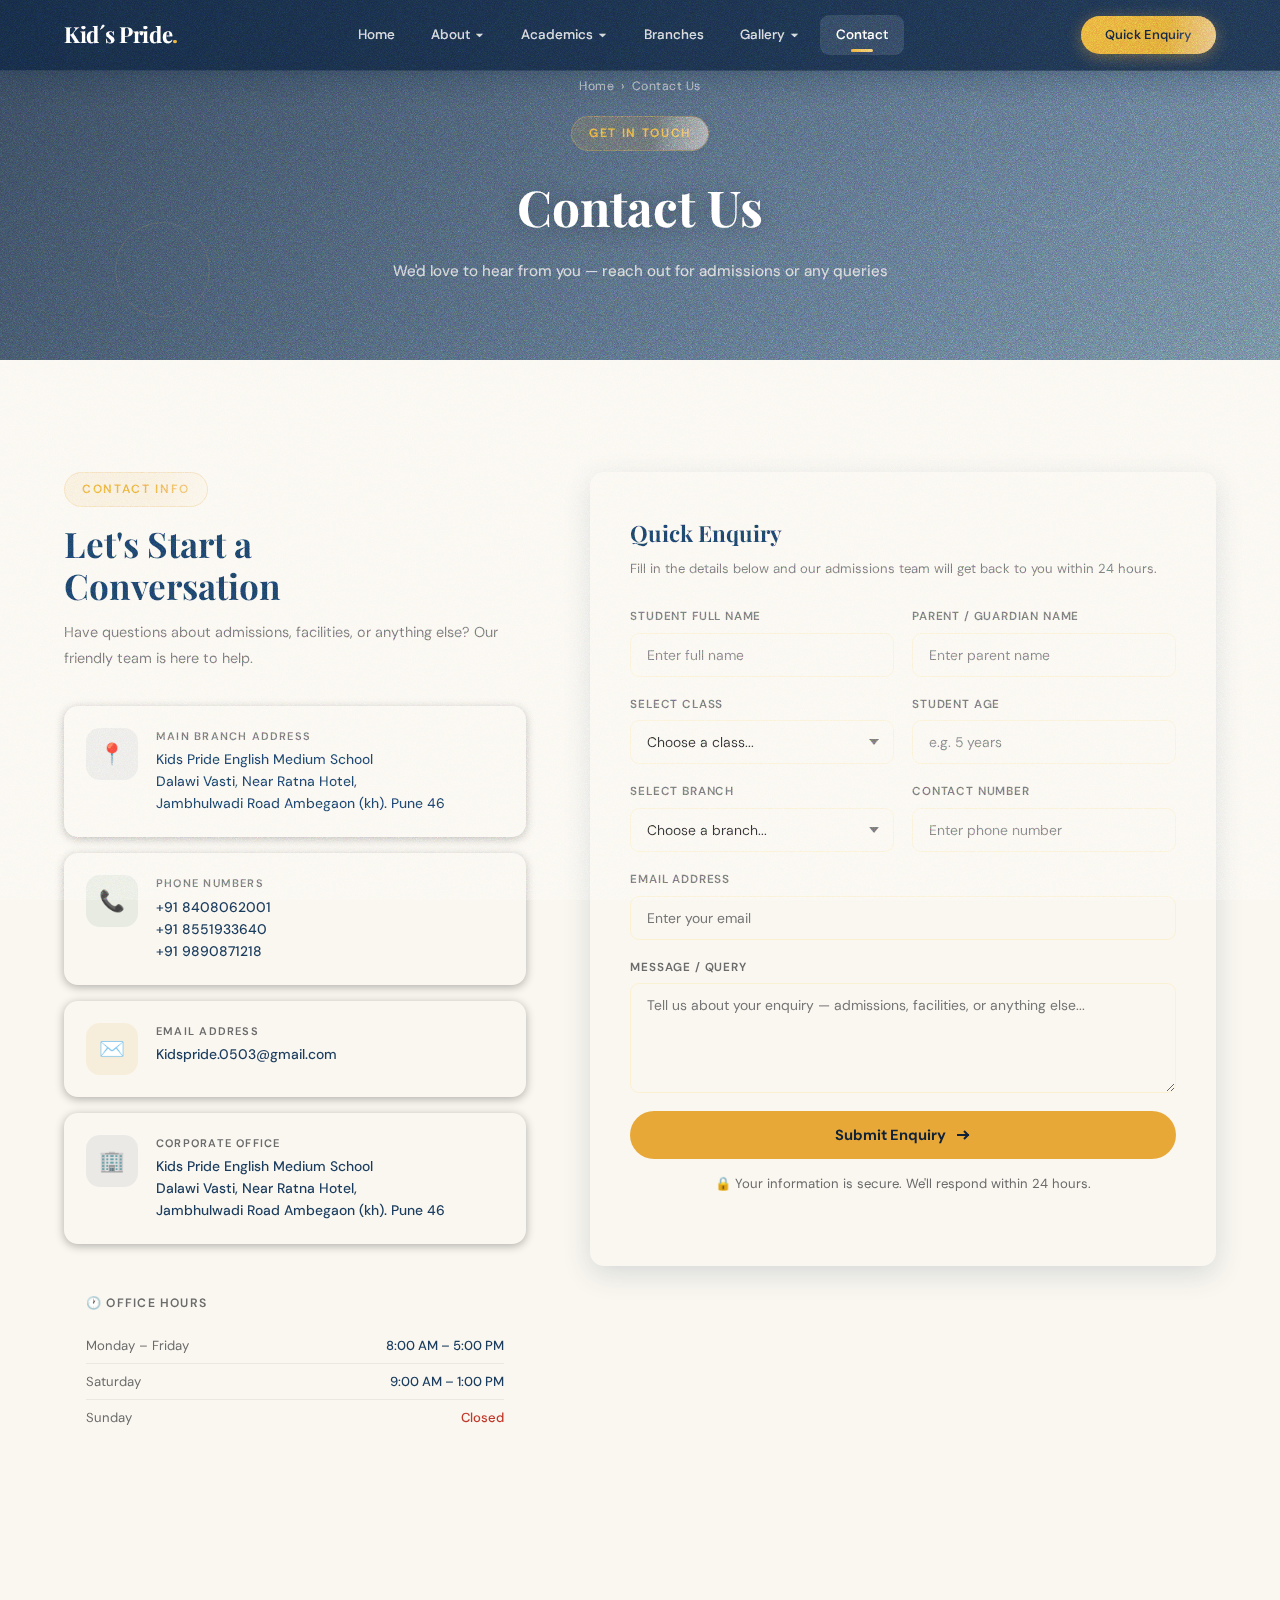
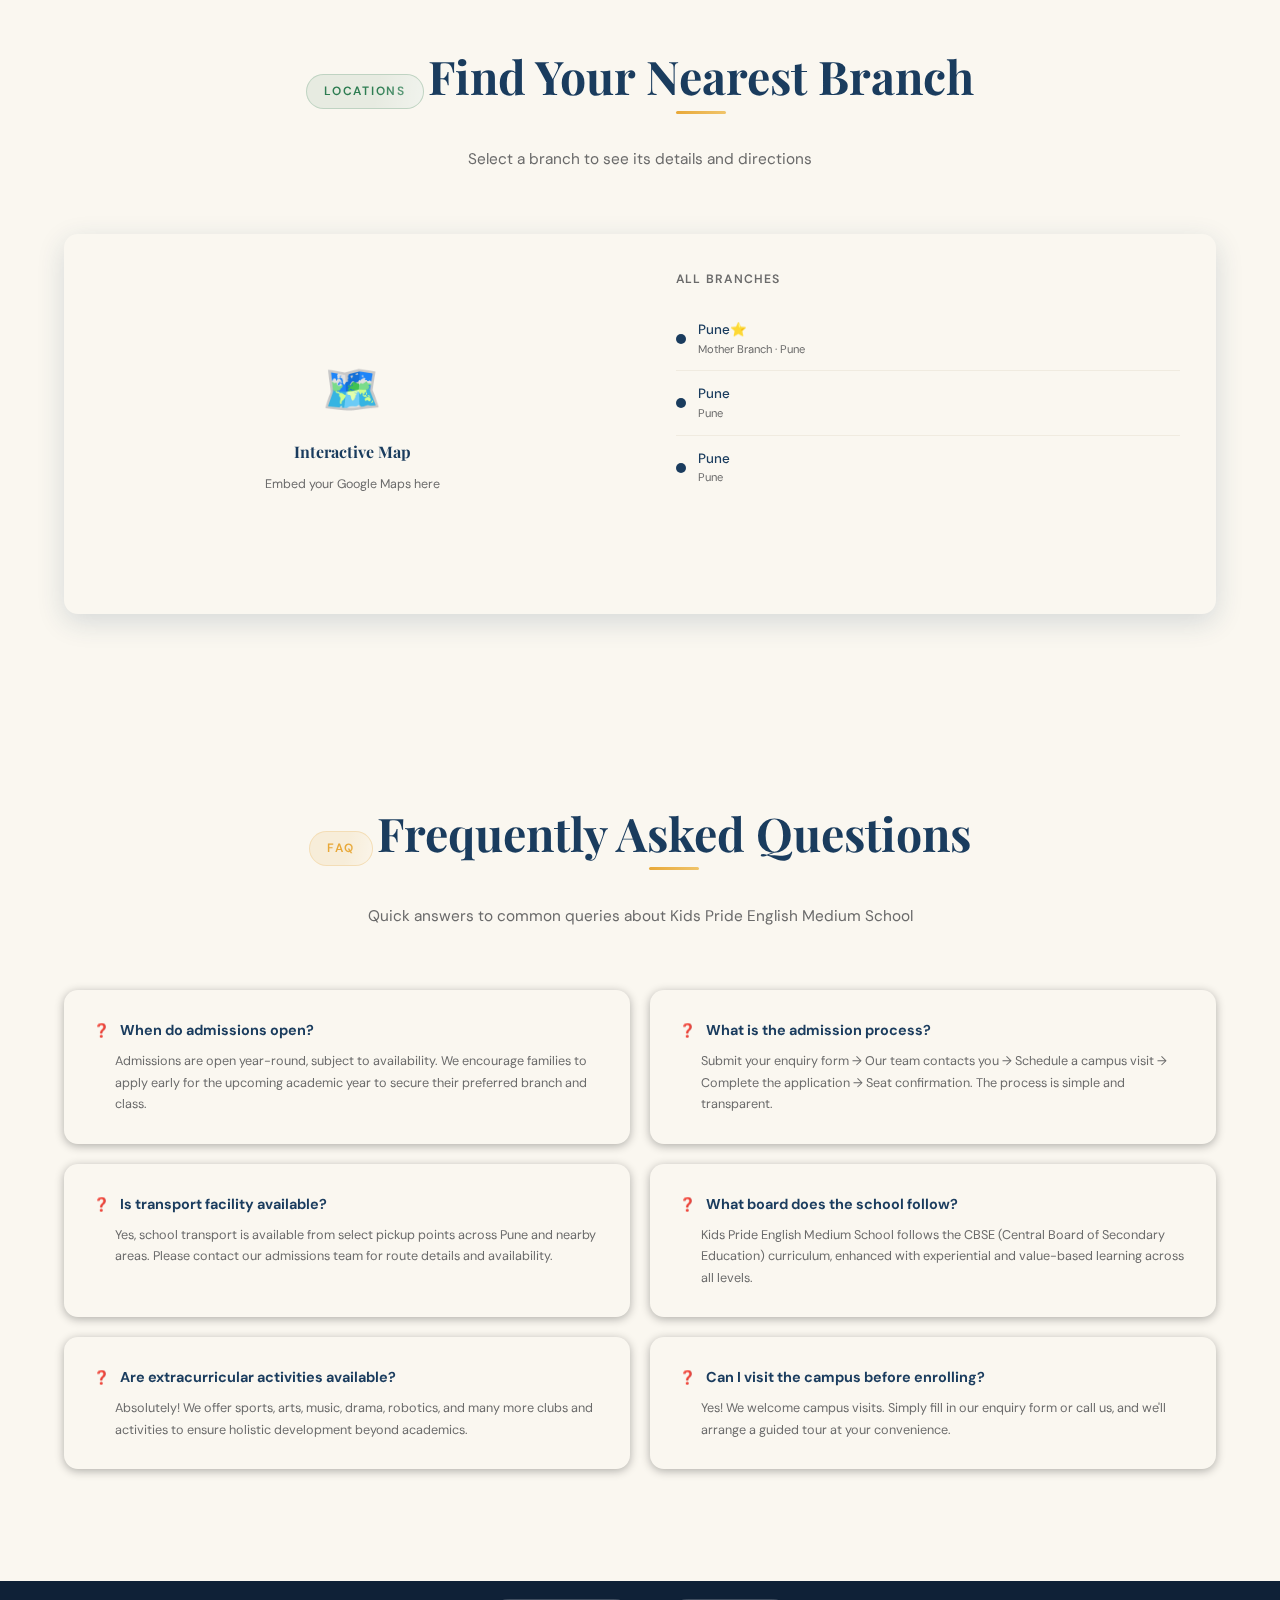
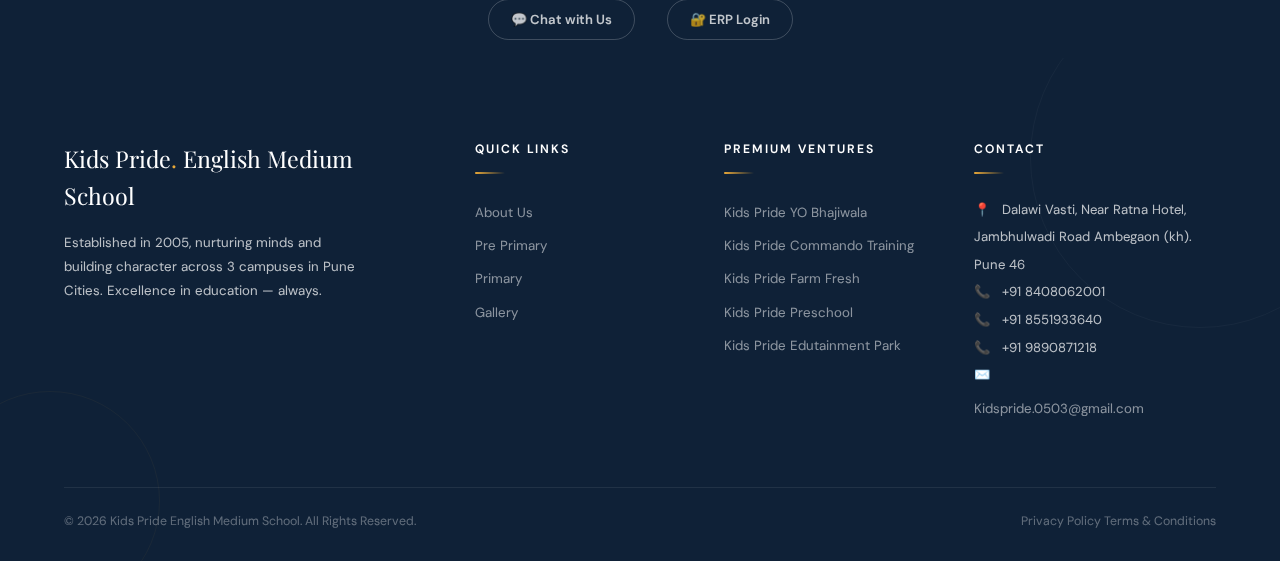
<file: contact.html>
<!DOCTYPE html>
<html lang="en">

<head>
  <meta charset="UTF-8">
  <meta name="viewport" content="width=device-width, initial-scale=1.0">
  <title>Contact Us – Kid´s Pride English Medium School</title>
  <link rel="stylesheet" href="styles.css">
  <style>
    /* ── Contact Layout ── */
    .contact-layout {
      display: grid;
      grid-template-columns: .85fr 1.15fr;
      gap: 64px;
      align-items: start;
    }

    /* Left: Info column */
    .contact-info .tag {
      margin-bottom: 16px;
    }

    .contact-info h2 {
      font-family: var(--ff-display);
      font-size: clamp(1.7rem, 3vw, 2.2rem);
      color: var(--clr-primary);
      margin-bottom: 12px;
      line-height: 1.2;
    }

    .contact-info>p {
      color: var(--clr-text-soft);
      font-size: .9rem;
      line-height: 1.8;
      margin-bottom: 34px;
    }

    /* Info cards */
    .info-card {
      display: flex;
      align-items: flex-start;
      gap: 18px;
      margin-bottom: 24px;
      padding: 22px;
      background: var(--clr-bg-dark);
      border-radius: var(--radius);
      box-shadow: var(--shadow-sm);
      transition: var(--transition);
    }

    .info-card:hover {
      box-shadow: var(--shadow-md);
    }

    .info-card__icon {
      width: 52px;
      height: 52px;
      min-width: 52px;
      border-radius: 14px;
      display: flex;
      align-items: center;
      justify-content: center;
      font-size: 1.3rem;
    }

    .ic--addr {
      background: rgba(26, 60, 94, .08);
    }

    .ic--phone {
      background: rgba(46, 125, 82, .1);
    }

    .ic--email {
      background: rgba(232, 168, 56, .12);
    }

    .ic--corp {
      background: rgba(26, 60, 94, .08);
    }

    .info-card__text .ic-label {
      font-size: .7rem;
      color: var(--clr-text-soft);
      text-transform: uppercase;
      letter-spacing: .1em;
      font-weight: 600;
      margin-bottom: 4px;
    }

    .info-card__text .ic-value {
      font-size: .88rem;
      color: var(--clr-primary);
      font-weight: 500;
      line-height: 1.55;
    }

    .info-card__text .ic-value a {
      color: var(--clr-primary);
    }

    .info-card__text .ic-value a:hover {
      color: var(--clr-accent);
    }

    /* Hours */
    .hours-wrap {
      margin-top: 28px;
      background: var(--clr-bg-dark);
      border-radius: var(--radius);
      padding: 22px;
    }

    .hours-wrap h4 {
      font-size: .76rem;
      color: var(--clr-text-soft);
      text-transform: uppercase;
      letter-spacing: .1em;
      margin-bottom: 14px;
      font-weight: 600;
    }

    .hours-row {
      display: flex;
      justify-content: space-between;
      font-size: .82rem;
      padding: 7px 0;
      border-bottom: 1px solid rgba(0, 0, 0, .06);
    }

    .hours-row:last-child {
      border-bottom: none;
    }

    .hours-row .h-day {
      color: var(--clr-text-soft);
    }

    .hours-row .h-time {
      color: var(--clr-primary);
      font-weight: 500;
    }

    .hours-row .h-closed {
      color: #c0392b;
      font-weight: 500;
    }

    /* Right: Form */
    .contact-form-wrap {
      background: var(--clr-bg-dark);
      border-radius: var(--radius);
      padding: 44px 40px;
      box-shadow: var(--shadow-md);
    }

    .contact-form-wrap h3 {
      font-family: var(--ff-display);
      font-size: 1.4rem;
      color: var(--clr-primary);
      margin-bottom: 6px;
    }

    .contact-form-wrap>p {
      font-size: .82rem;
      color: var(--clr-text-soft);
      margin-bottom: 28px;
    }

    .form-grid {
      display: grid;
      grid-template-columns: 1fr 1fr;
      gap: 18px;
    }

    .form-grid .form-row {
      margin-bottom: 0;
    }

    .form-row {
      margin-bottom: 18px;
    }

    .form-row label {
      display: block;
      font-size: .73rem;
      color: var(--clr-text-soft);
      margin-bottom: 7px;
      font-weight: 600;
      text-transform: uppercase;
      letter-spacing: .07em;
    }

    .form-row input,
    .form-row select,
    .form-row textarea {
      width: 100%;
      padding: 12px 16px;
      border: 1.5px solid rgba(255, 202, 40, .15);
      border-radius: var(--radius-sm);
      font-family: var(--ff-body);
      font-size: .87rem;
      background: var(--clr-bg-dark);
      color: var(--clr-text);
      transition: var(--transition);
      outline: none;
    }

    .form-row input:focus,
    .form-row select:focus,
    .form-row textarea:focus {
      border-color: var(--clr-primary);
      background: var(--clr-bg-dark);
      box-shadow: 0 0 0 3px rgba(26, 60, 94, .08);
    }

    .form-row select {
      appearance: none;
      cursor: pointer;
      background-image: url("data:image/svg+xml,%3Csvg xmlns='http://www.w3.org/2000/svg' width='10' height='6'%3E%3Cpath d='M0 0l5 6 5-6z' fill='%236b6b6b'/%3E%3C/svg%3E");
      background-repeat: no-repeat;
      background-position: right 14px center;
    }

    .form-row textarea {
      resize: vertical;
      min-height: 110px;
    }

    .form-row.full {
      grid-column: span 2;
    }

    .form-submit {
      margin-top: 10px;
      width: 100%;
      padding: 14px;
      border-radius: 50px;
      background: var(--clr-accent);
      color: var(--clr-navy);
      font-family: var(--ff-body);
      font-size: .92rem;
      font-weight: 700;
      cursor: pointer;
      transition: var(--transition);
      border: none;
      display: flex;
      align-items: center;
      justify-content: center;
      gap: 8px;
    }

    .form-submit:hover {
      background: var(--clr-accent-light);
      transform: translateY(-2px);
      box-shadow: var(--shadow-sm);
    }

    .form-submit svg {
      width: 18px;
      height: 18px;
    }

    .form-note {
      font-size: .72rem;
      color: var(--clr-text-soft);
      text-align: center;
      margin-top: 14px;
    }

    /* ── Map Section ── */
    .contact-map {
      background: var(--clr-bg-dark);
      padding: 80px 0;
    }

    .contact-map__wrap {
      display: grid;
      grid-template-columns: 1fr 1fr;
      gap: 0;
      border-radius: var(--radius);
      overflow: hidden;
      box-shadow: var(--shadow-md);
    }

    .contact-map__placeholder {
      background: var(--clr-bg-dark);
      min-height: 380px;
      display: flex;
      flex-direction: column;
      align-items: center;
      justify-content: center;
      gap: 10px;
    }

    .contact-map__placeholder .mp-icon {
      font-size: 3rem;
    }

    .contact-map__placeholder h3 {
      font-family: var(--ff-display);
      color: var(--clr-primary);
      font-size: 1rem;
    }

    .contact-map__placeholder p {
      font-size: .78rem;
      color: var(--clr-text-soft);
    }

    .contact-map__branches {
      padding: 36px;
      overflow-y: auto;
      max-height: 380px;
    }

    .contact-map__branches h4 {
      font-size: .76rem;
      color: var(--clr-text-soft);
      text-transform: uppercase;
      letter-spacing: .1em;
      margin-bottom: 18px;
      font-weight: 600;
    }

    .map-branch-item {
      display: flex;
      align-items: center;
      gap: 12px;
      padding: 12px 0;
      border-bottom: 1px solid #f0ebe0;
      cursor: pointer;
      transition: var(--transition);
    }

    .map-branch-item:last-child {
      border-bottom: none;
    }

    .map-branch-item:hover {
      padding-left: 6px;
    }

    .map-branch-item .mbi-dot {
      width: 10px;
      height: 10px;
      min-width: 10px;
      border-radius: 50%;
    }

    .dot--pune {
      background: var(--clr-primary);
    }

    .dot--hubli {
      background: var(--clr-green);
    }

    .dot--belgavi {
      background: var(--clr-accent);
    }

    .dot--solapur {
      background: var(--clr-primary);
    }

    .map-branch-item .mbi-name {
      font-size: .84rem;
      color: var(--clr-primary);
      font-weight: 500;
    }

    .map-branch-item .mbi-city {
      font-size: .7rem;
      color: var(--clr-text-soft);
    }

    /* ── FAQ ── */
    .faq-section {
      background: var(--clr-bg-dark);
    }

    .faq-grid {
      display: grid;
      grid-template-columns: 1fr 1fr;
      gap: 20px;
    }

    .faq-item {
      background: var(--clr-bg-dark);
      border-radius: var(--radius);
      padding: 26px;
      box-shadow: var(--shadow-sm);
      transition: var(--transition);
    }

    .faq-item:hover {
      box-shadow: var(--shadow-md);
    }

    .faq-item h4 {
      font-size: .9rem;
      color: var(--clr-primary);
      margin-bottom: 8px;
      display: flex;
      align-items: flex-start;
      gap: 10px;
    }

    .faq-item h4 .faq-icon {
      color: var(--clr-accent);
      font-size: .85rem;
      flex-shrink: 0;
      margin-top: 1px;
    }

    .faq-item p {
      font-size: .8rem;
      color: var(--clr-text-soft);
      line-height: 1.7;
      padding-left: 22px;
    }

    /* ── ERP + Chat ── */
    .erp-bar {
      background: var(--clr-navy);
      padding: 18px 0;
      display: flex;
      align-items: center;
      justify-content: center;
      gap: 32px;
      flex-wrap: wrap;
    }

    .erp-bar a {
      display: inline-flex;
      align-items: center;
      gap: 8px;
      color: rgba(255, 255, 255, .75);
      font-size: .82rem;
      font-weight: 600;
      padding: 9px 22px;
      border-radius: 50px;
      border: 1px solid rgba(255, 255, 255, .2);
      transition: var(--transition);
      text-decoration: none;
    }

    .erp-bar a:hover {
      background: rgba(255, 255, 255, .1);
      color: #fff;
      border-color: rgba(255, 255, 255, .4);
    }

    /* Responsive */
    @media (max-width: 820px) {
      .contact-layout {
        grid-template-columns: 1fr;
      }

      .contact-map__wrap {
        grid-template-columns: 1fr;
      }

      .faq-grid {
        grid-template-columns: 1fr;
      }

      .form-grid {
        grid-template-columns: 1fr;
      }

      .form-row.full {
        grid-column: span 1;
      }
    }

    @media (max-width: 560px) {
      .contact-form-wrap {
        padding: 28px 22px;
      }
    }
  </style>

  <style>
    /* ── Scroll-reveal base ── */
    ._rev {
      opacity: 0;
      transform: translateY(30px);
      transition: opacity .68s cubic-bezier(.16, 1, .3, 1), transform .68s cubic-bezier(.16, 1, .3, 1);
    }

    ._vis {
      opacity: 1;
      transform: translateY(0);
    }

    /* ── Branch Cards ── */
    .branch-card {
      background: var(--clr-bg-dark);
      border-radius: 14px;
      padding: 30px 26px;
      box-shadow: 0 2px 10px rgba(0, 0, 0, .3);
      transition: .36s cubic-bezier(.4, 0, .2, 1);
      border-left: 3px solid transparent;
      position: relative;
      overflow: hidden;
      display: flex;
      flex-direction: column;
      gap: 8px;
    }

    .branch-card::before {
      content: '';
      position: absolute;
      inset: 0;
      background: linear-gradient(135deg, rgba(232, 168, 56, .06) 0%, transparent 55%);
      opacity: 0;
      transition: opacity .4s;
      pointer-events: none;
    }

    .branch-card:hover {
      border-left-color: var(--clr-accent);
      box-shadow: 0 0 32px rgba(232, 168, 56, .2), 0 8px 28px rgba(26, 60, 94, .14);
      transform: translateY(-4px);
    }

    .branch-card:hover::before {
      opacity: 1;
    }

    .branch-card__loc {
      font-size: .71rem;
      color: var(--clr-accent);
      text-transform: uppercase;
      letter-spacing: .12em;
      font-weight: 600;
      position: relative;
      z-index: 1;
    }

    .branch-card h3 {
      font-family: var(--ff-display);
      font-size: 1.06rem;
      color: var(--clr-primary);
      position: relative;
      z-index: 1;
    }

    .branch-card p {
      font-size: .8rem;
      color: var(--clr-text-soft);
      line-height: 1.62;
      position: relative;
      z-index: 1;
    }

    /* ── Full Branch Cards ── */
    .branch-full-card {
      background: var(--clr-bg-dark);
      border-radius: 14px;
      overflow: hidden;
      box-shadow: 0 2px 10px rgba(0, 0, 0, .3);
      transition: .36s cubic-bezier(.4, 0, .2, 1);
      position: relative;
      display: flex;
      flex-direction: column;
    }

    .branch-full-card::after {
      content: '';
      position: absolute;
      inset: 0;
      background: linear-gradient(160deg, rgba(232, 168, 56, .07) 0%, transparent 45%);
      opacity: 0;
      transition: opacity .42s;
      pointer-events: none;
      z-index: 1;
    }

    .branch-full-card:hover {
      box-shadow: 0 0 38px rgba(232, 168, 56, .2), 0 10px 32px rgba(26, 60, 94, .15);
      transform: translateY(-5px);
    }

    .branch-full-card:hover::after {
      opacity: 1;
    }

    .bfc__header {
      height: 162px;
      position: relative;
      display: flex;
      align-items: center;
      justify-content: center;
      font-size: 2.6rem;
    }

    .bfc__header--pune {
      background: var(--clr-primary);
    }

    .bfc__header--hubli {
      background: var(--clr-green);
    }

    .bfc__header--belgavi {
      background: var(--clr-accent);
    }

    .bfc__header--solapur {
      background: var(--clr-primary);
    }

    .bfc__header::after {
      content: '';
      position: absolute;
      inset: 0;
      background: linear-gradient(100deg, transparent 30%, rgba(255, 255, 255, .12) 50%, transparent 70%);
      background-size: 200% 100%;
      animation: shimmer 3s ease-in-out infinite;
      pointer-events: none;
    }

    .bfc__city-badge {
      position: absolute;
      top: 14px;
      left: 14px;
      background: rgba(255, 255, 255, .14);
      backdrop-filter: blur(6px);
      border-radius: 50px;
      padding: 5px 14px;
      font-size: .69rem;
      color: #fff;
      font-weight: 600;
      letter-spacing: .08em;
      text-transform: uppercase;
      z-index: 2;
    }

    .bfc__star {
      position: absolute;
      top: 14px;
      right: 14px;
      background: var(--clr-accent);
      border-radius: 50px;
      padding: 4px 11px;
      font-size: .64rem;
      color: var(--clr-navy);
      font-weight: 700;
      z-index: 2;
      box-shadow: 0 2px 10px rgba(232, 168, 56, .35);
    }

    .bfc__body {
      padding: 24px;
      flex: 1;
      display: flex;
      flex-direction: column;
      position: relative;
      z-index: 2;
    }

    .bfc__body h3 {
      font-family: var(--ff-display);
      font-size: 1.14rem;
      color: var(--clr-primary);
      margin-bottom: 5px;
    }

    .bfc-tagline {
      font-size: .77rem;
      color: var(--clr-accent);
      font-weight: 600;
      margin-bottom: 10px;
    }

    .bfc__body p {
      font-size: .81rem;
      color: var(--clr-text-soft);
      line-height: 1.66;
      flex: 1;
    }

    .bfc-details {
      margin-top: 18px;
      display: flex;
      flex-direction: column;
      gap: 5px;
    }

    .bfc-detail {
      font-size: .75rem;
      color: var(--clr-text-soft);
      display: flex;
      align-items: center;
      gap: 8px;
    }

    .bfc-detail .d-icon {
      color: var(--clr-primary);
      font-size: .81rem;
    }

    .bfc-link {
      display: inline-flex;
      align-items: center;
      gap: 6px;
      margin-top: 16px;
      font-size: .79rem;
      font-weight: 600;
      color: var(--clr-primary);
      transition: .3s;
    }

    .bfc-link:hover {
      color: var(--clr-accent);
      gap: 11px;
    }

    /* ── Value Cards ── */
    .value-card {
      background: var(--clr-bg-dark);
      border-radius: 14px;
      padding: 36px 30px;
      box-shadow: 0 2px 10px rgba(0, 0, 0, .3);
      text-align: center;
      transition: .36s cubic-bezier(.4, 0, .2, 1);
      position: relative;
      overflow: hidden;
    }

    .value-card::before {
      content: '';
      position: absolute;
      bottom: 0;
      left: 0;
      right: 0;
      height: 3px;
      background: linear-gradient(90deg, var(--clr-accent), var(--clr-green), var(--clr-accent));
      background-size: 200% 100%;
      animation: borderFlow 3s linear infinite;
      transform: scaleX(0);
      transition: transform .38s cubic-bezier(.16, 1, .3, 1);
      transform-origin: left;
    }

    .value-card:hover {
      box-shadow: 0 0 34px rgba(232, 168, 56, .18), 0 8px 28px rgba(26, 60, 94, .14);
      transform: translateY(-5px);
    }

    .value-card:hover::before {
      transform: scaleX(1);
    }

    .value-card__icon {
      width: 66px;
      height: 66px;
      margin: 0 auto 20px;
      border-radius: 18px;
      display: flex;
      align-items: center;
      justify-content: center;
      font-size: 1.65rem;
    }

    .value-card__icon--1 {
      background: rgba(26, 60, 94, .07);
    }

    .value-card__icon--2 {
      background: rgba(46, 125, 82, .08);
    }

    .value-card__icon--3 {
      background: rgba(232, 168, 56, .1);
    }

    .value-card__icon--4 {
      background: rgba(26, 60, 94, .07);
    }

    .value-card h4 {
      font-family: var(--ff-display);
      font-size: 1.02rem;
      color: var(--clr-primary);
      margin-bottom: 8px;
    }

    .value-card p {
      font-size: .79rem;
      color: var(--clr-text-soft);
      line-height: 1.66;
    }

    /* ── Panel Cards ── */
    .panel-card {
      background: var(--clr-bg-dark);
      border-radius: 14px;
      overflow: hidden;
      box-shadow: 0 2px 10px rgba(0, 0, 0, .3);
      transition: .36s cubic-bezier(.4, 0, .2, 1);
      text-align: center;
      position: relative;
    }

    .panel-card::after {
      content: '';
      position: absolute;
      inset: 0;
      background: linear-gradient(180deg, transparent 55%, rgba(232, 168, 56, .06) 100%);
      opacity: 0;
      transition: opacity .4s;
      pointer-events: none;
      z-index: 1;
    }

    .panel-card:hover {
      box-shadow: 0 0 36px rgba(232, 168, 56, .2), 0 10px 34px rgba(26, 60, 94, .15);
      transform: translateY(-5px);
    }

    .panel-card:hover::after {
      opacity: 1;
    }

    .panel-card__avatar {
      height: 200px;
      display: flex;
      align-items: center;
      justify-content: center;
      font-size: 4rem;
      position: relative;
      overflow: hidden;
    }

    .panel-card__avatar::after {
      content: '';
      position: absolute;
      inset: 0;
      background: linear-gradient(100deg, transparent 32%, rgba(255, 255, 255, .1) 50%, transparent 68%);
      background-size: 200% 100%;
      animation: shimmer 3.4s ease-in-out infinite;
      pointer-events: none;
    }

    .panel-card__avatar--1 {
      background: var(--clr-primary);
    }

    .panel-card__avatar--2 {
      background: var(--clr-green);
    }

    .panel-card__avatar--3 {
      background: var(--clr-accent);
    }

    .panel-card__avatar--4 {
      background: var(--clr-primary);
    }

    .panel-card__info {
      padding: 24px 20px;
      position: relative;
      z-index: 2;
    }

    .panel-card__info h3 {
      font-family: var(--ff-display);
      font-size: 1.06rem;
      color: var(--clr-primary);
      margin-bottom: 4px;
    }

    .panel-card__info .role {
      font-size: .72rem;
      color: var(--clr-accent);
      text-transform: uppercase;
      letter-spacing: .11em;
      font-weight: 600;
      margin-bottom: 8px;
    }

    .panel-card__info p {
      font-size: .78rem;
      color: var(--clr-text-soft);
      line-height: 1.6;
    }

    /* ── Event Cards ── */
    .event-card {
      border-radius: 14px;
      overflow: hidden;
      box-shadow: 0 2px 10px rgba(0, 0, 0, .3);
      transition: .36s cubic-bezier(.4, 0, .2, 1);
      background: var(--clr-bg-dark);
      border: 1px solid rgba(255, 202, 40, .1);
      position: relative;
    }

    .event-card::before {
      content: '';
      position: absolute;
      inset: 0;
      background: linear-gradient(145deg, rgba(232, 168, 56, .06) 0%, transparent 48%);
      opacity: 0;
      transition: opacity .4s;
      pointer-events: none;
      z-index: 1;
    }

    .event-card:hover {
      box-shadow: 0 0 36px rgba(232, 168, 56, .2), 0 10px 32px rgba(26, 60, 94, .15);
      transform: translateY(-5px);
      border-color: rgba(232, 168, 56, .25);
    }

    .event-card:hover::before {
      opacity: 1;
    }

    .event-card__header {
      height: 182px;
      display: flex;
      align-items: center;
      justify-content: center;
      font-size: 2.8rem;
      position: relative;
      overflow: hidden;
    }

    .ec--1 {
      background: var(--clr-primary)
    }

    .ec--2 {
      background: var(--clr-accent)
    }

    .ec--3 {
      background: var(--clr-green)
    }

    .ec--4 {
      background: var(--clr-primary)
    }

    .ec--5 {
      background: var(--clr-accent)
    }

    .ec--6 {
      background: var(--clr-green)
    }

    .event-card__header::after {
      content: '';
      position: absolute;
      inset: 0;
      background: linear-gradient(100deg, transparent 30%, rgba(255, 255, 255, .1) 50%, transparent 70%);
      background-size: 200% 100%;
      animation: shimmer 3.2s ease-in-out infinite;
      pointer-events: none;
    }

    .event-card__date-badge {
      position: absolute;
      top: 16px;
      left: 16px;
      background: rgba(255, 255, 255, .14);
      backdrop-filter: blur(6px);
      border-radius: 12px;
      padding: 8px 14px;
      text-align: center;
      z-index: 2;
    }

    .edb-day {
      font-family: var(--ff-display);
      font-size: 1.3rem;
      color: #fff;
      font-weight: 700;
      line-height: 1;
    }

    .edb-mon {
      font-size: .61rem;
      color: rgba(255, 255, 255, .68);
      text-transform: uppercase;
      letter-spacing: .08em;
    }

    .event-card__body {
      padding: 22px;
      position: relative;
      z-index: 2;
    }

    .event-card__body h3 {
      font-family: var(--ff-display);
      font-size: 1.06rem;
      color: var(--clr-primary);
      margin-bottom: 5px;
    }

    .ec-type {
      font-size: .69rem;
      color: var(--clr-accent);
      text-transform: uppercase;
      letter-spacing: .11em;
      font-weight: 600;
      margin-bottom: 8px;
    }

    .event-card__body p {
      font-size: .79rem;
      color: var(--clr-text-soft);
      line-height: 1.62;
    }

    /* ── Video Cards ── */
    .video-card {
      background: var(--clr-bg-dark);
      border-radius: 14px;
      overflow: hidden;
      box-shadow: 0 2px 10px rgba(0, 0, 0, .3);
      transition: .36s cubic-bezier(.4, 0, .2, 1);
      cursor: pointer;
      position: relative;
    }

    .video-card::before {
      content: '';
      position: absolute;
      inset: 0;
      background: linear-gradient(160deg, rgba(232, 168, 56, .07) 0%, transparent 50%);
      opacity: 0;
      transition: opacity .4s;
      pointer-events: none;
      z-index: 1;
    }

    .video-card:hover {
      box-shadow: 0 0 34px rgba(232, 168, 56, .2), 0 8px 30px rgba(26, 60, 94, .14);
      transform: translateY(-4px);
    }

    .video-card:hover::before {
      opacity: 1;
    }

    .video-card__thumb {
      height: 192px;
      display: flex;
      align-items: center;
      justify-content: center;
      position: relative;
      overflow: hidden;
    }

    .vc--1 {
      background: var(--clr-primary)
    }

    .vc--2 {
      background: var(--clr-primary)
    }

    .vc--3 {
      background: var(--clr-accent)
    }

    .vc--4 {
      background: var(--clr-accent)
    }

    .video-card__thumb::after {
      content: '';
      position: absolute;
      inset: 0;
      background: linear-gradient(100deg, transparent 30%, rgba(255, 255, 255, .09) 50%, transparent 70%);
      background-size: 200% 100%;
      animation: shimmer 3.6s ease-in-out infinite;
      pointer-events: none;
    }

    .video-card__play {
      width: 56px;
      height: 56px;
      background: rgba(255, 255, 255, .93);
      border-radius: 50%;
      display: flex;
      align-items: center;
      justify-content: center;
      box-shadow: 0 4px 18px rgba(0, 0, 0, .22);
      transition: .32s cubic-bezier(.16, 1, .3, 1);
      z-index: 2;
      position: relative;
    }

    .video-card:hover .video-card__play {
      transform: scale(1.14);
      background: var(--clr-bg-dark);
      box-shadow: 0 6px 24px rgba(0, 0, 0, .28);
    }

    .video-card__play svg {
      width: 20px;
      height: 20px;
      fill: var(--clr-primary);
      margin-left: 3px;
    }

    .video-card__duration {
      position: absolute;
      bottom: 12px;
      right: 12px;
      background: rgba(0, 0, 0, .56);
      border-radius: 6px;
      padding: 3px 9px;
      font-size: .67rem;
      color: #fff;
      font-weight: 600;
      z-index: 2;
    }

    .video-card__info {
      padding: 18px;
      position: relative;
      z-index: 2;
    }

    .video-card__info h4 {
      font-size: .89rem;
      color: var(--clr-primary);
      margin-bottom: 4px;
      font-weight: 600;
    }

    .vc-cat {
      font-size: .71rem;
      color: var(--clr-accent);
      font-weight: 600;
      text-transform: uppercase;
      letter-spacing: .06em;
    }

    /* ── Photo Items ── */
    .photo-item {
      position: relative;
      border-radius: 14px;
      overflow: hidden;
      cursor: pointer;
      margin-bottom: 16px;
      break-inside: avoid;
    }

    .photo-item__img {
      width: 100%;
      display: flex;
      align-items: center;
      justify-content: center;
      font-size: 2rem;
      color: rgba(255, 255, 255, .55);
      transition: transform .48s cubic-bezier(.16, 1, .3, 1);
    }

    .photo-item:hover .photo-item__img {
      transform: scale(1.06);
    }

    .photo-item__overlay {
      position: absolute;
      inset: 0;
      background: linear-gradient(to top, rgba(15, 33, 55, .72) 0%, transparent 56%);
      opacity: 0;
      transition: opacity .36s;
      display: flex;
      align-items: flex-end;
      padding: 22px;
    }

    .photo-item:hover .photo-item__overlay {
      opacity: 1;
    }

    .photo-item__overlay span {
      color: #fff;
      font-size: .81rem;
      font-weight: 500;
    }

    .photo-item::after {
      content: '';
      position: absolute;
      inset: 0;
      background: linear-gradient(100deg, transparent 30%, rgba(255, 255, 255, .08) 50%, transparent 70%);
      background-size: 200% 100%;
      animation: shimmer 4s ease-in-out infinite;
      pointer-events: none;
      border-radius: 14px;
    }

    .pi--h1 {
      height: 222px
    }

    .pi--h2 {
      height: 182px
    }

    .pi--h3 {
      height: 244px
    }

    .pi--h4 {
      height: 162px
    }

    .pi--h5 {
      height: 202px
    }

    .pi--h6 {
      height: 192px
    }

    .c1 {
      background: var(--clr-primary)
    }

    .c2 {
      background: var(--clr-green)
    }

    .c3 {
      background: var(--clr-accent)
    }

    .c4 {
      background: var(--clr-primary-light)
    }

    .c5 {
      background: var(--clr-accent)
    }

    .c6 {
      background: var(--clr-green)
    }

    .c7 {
      background: var(--clr-primary)
    }

    .c8 {
      background: var(--clr-accent)
    }

    /* ── Info Cards ── */
    .info-card {
      display: flex;
      align-items: flex-start;
      gap: 18px;
      padding: 22px;
      background: var(--clr-bg-dark);
      border-radius: 14px;
      box-shadow: 0 2px 10px rgba(0, 0, 0, .3);
      transition: .36s cubic-bezier(.4, 0, .2, 1);
      position: relative;
      overflow: hidden;
      margin-bottom: 16px;
    }

    .info-card::before {
      content: '';
      position: absolute;
      left: 0;
      top: 0;
      bottom: 0;
      width: 3px;
      background: linear-gradient(180deg, var(--clr-accent), var(--clr-green));
      transform: scaleY(0);
      transition: transform .38s cubic-bezier(.16, 1, .3, 1);
      transform-origin: top;
    }

    .info-card:hover {
      box-shadow: 0 0 28px rgba(232, 168, 56, .18), 0 6px 22px rgba(26, 60, 94, .12);
      transform: translateX(4px);
    }

    .info-card:hover::before {
      transform: scaleY(1);
    }

    .info-card__icon {
      width: 52px;
      height: 52px;
      min-width: 52px;
      border-radius: 14px;
      display: flex;
      align-items: center;
      justify-content: center;
      font-size: 1.3rem;
    }

    .ic--addr {
      background: rgba(26, 60, 94, .07)
    }

    .ic--phone {
      background: rgba(46, 125, 82, .09)
    }

    .ic--email {
      background: rgba(232, 168, 56, .11)
    }

    .ic--corp {
      background: rgba(26, 60, 94, .07)
    }

    .info-card__text .ic-label {
      font-size: .69rem;
      color: var(--clr-text-soft);
      text-transform: uppercase;
      letter-spacing: .11em;
      font-weight: 600;
      margin-bottom: 4px;
    }

    .info-card__text .ic-value {
      font-size: .87rem;
      color: var(--clr-primary);
      font-weight: 500;
      line-height: 1.58;
    }

    .info-card__text .ic-value a {
      color: var(--clr-primary);
      transition: color .3s;
    }

    .info-card__text .ic-value a:hover {
      color: var(--clr-accent);
    }

    /* ── FAQ ── */
    .faq-item {
      background: var(--clr-bg-dark);
      border-radius: 14px;
      padding: 28px;
      box-shadow: 0 2px 10px rgba(0, 0, 0, .3);
      transition: .36s cubic-bezier(.4, 0, .2, 1);
      position: relative;
      overflow: hidden;
      border: 1px solid transparent;
    }

    .faq-item::before {
      content: '';
      position: absolute;
      bottom: 0;
      left: 0;
      right: 0;
      height: 2px;
      background: linear-gradient(90deg, var(--clr-accent), var(--clr-green));
      transform: scaleX(0);
      transition: transform .38s cubic-bezier(.16, 1, .3, 1);
      transform-origin: left;
    }

    .faq-item:hover {
      box-shadow: 0 0 28px rgba(232, 168, 56, .16), 0 6px 24px rgba(26, 60, 94, .12);
      border-color: rgba(232, 168, 56, .18);
    }

    .faq-item:hover::before {
      transform: scaleX(1);
    }

    .faq-item h4 {
      font-size: .9rem;
      color: var(--clr-primary);
      margin-bottom: 8px;
      display: flex;
      align-items: flex-start;
      gap: 10px;
    }

    .faq-item h4 .faq-icon {
      color: var(--clr-accent);
      font-size: .84rem;
      flex-shrink: 0;
      margin-top: 1px;
    }

    .faq-item p {
      font-size: .79rem;
      color: var(--clr-text-soft);
      line-height: 1.7;
      padding-left: 22px;
    }

    /* ── Curriculum Cards (dark bg) ── */
    .curriculum-card {
      border-radius: 14px;
      padding: 38px 30px;
      border: 1px solid rgba(255, 255, 255, .07);
      background: rgba(255, 255, 255, .04);
      transition: .36s cubic-bezier(.4, 0, .2, 1);
      position: relative;
      overflow: hidden;
    }

    .curriculum-card::before {
      content: '';
      position: absolute;
      bottom: 0;
      left: 0;
      right: 0;
      height: 2px;
      background: linear-gradient(90deg, var(--clr-accent), var(--clr-green), var(--clr-accent));
      background-size: 200% 100%;
      animation: borderFlow 3s linear infinite;
      transform: scaleX(0);
      transition: transform .4s cubic-bezier(.16, 1, .3, 1);
      transform-origin: left;
    }

    .curriculum-card:hover {
      background: rgba(255, 255, 255, .08);
      border-color: rgba(232, 168, 56, .28);
    }

    .curriculum-card:hover::before {
      transform: scaleX(1);
    }

    .curriculum-card__icon {
      font-size: 2rem;
      margin-bottom: 18px;
    }

    .curriculum-card h3 {
      color: #fff;
      font-family: var(--ff-display);
      font-size: 1.1rem;
      margin-bottom: 10px;
    }

    .curriculum-card p {
      color: rgba(255, 255, 255, .48);
      font-size: .81rem;
      line-height: 1.72;
    }

    /* ── Hero trust ── */
    .hero__trust-item {
      text-align: center;
    }

    .hero__trust-item .num {
      font-family: var(--ff-display);
      font-size: 1.72rem;
      font-weight: 700;
      color: #fff;
    }

    .hero__trust-item .num span {
      color: var(--clr-accent);
    }

    .hero__trust-item .lbl {
      font-size: .71rem;
      color: rgba(255, 255, 255, .42);
      text-transform: uppercase;
      letter-spacing: .11em;
      margin-top: 3px;
    }
  </style>

</head>

<body>

  <!-- NAVBAR -->
  <nav class="navbar">
    <div class="container navbar__inner">
      <a href="index.html" class="navbar__logo">Kid´s Pride<span>.</span></a>
      <div class="navbar__nav">
        <a href="index.html">Home</a>
        <div class="nav-drop">
          <a href="#" class="nav-drop__toggle">About <svg viewBox="0 0 12 12" fill="currentColor">
              <path d="M2 4l4 4 4-4" />
            </svg></a>
          <div class="nav-drop__menu">
            <a href="about.html">About Us</a>
            <a href="about.html#vision">Vision &amp; Mission</a>
            <a href="about.html#md">Managing Director</a>
            <a href="about.html#panel">Director Panel</a>
          </div>
        </div>
        <div class="nav-drop">
          <a href="#" class="nav-drop__toggle">Academics <svg viewBox="0 0 12 12" fill="currentColor">
              <path d="M2 4l4 4 4-4" />
            </svg></a>
          <div class="nav-drop__menu">
            <a href="academics.html#preprimary">Pre-Primary</a>
            <a href="academics.html#primary">Primary</a>
          </div>
        </div>
        <a href="branches.html">Branches</a>
        <div class="nav-drop">
          <a href="#" class="nav-drop__toggle">Gallery <svg viewBox="0 0 12 12" fill="currentColor">
              <path d="M2 4l4 4 4-4" />
            </svg></a>
          <div class="nav-drop__menu">
            <a href="gallery.html#photos">Photo Gallery</a>
            <a href="gallery.html#events">Mega Events</a>
            <a href="gallery.html#videos">Videos</a>
          </div>
        </div>
        <a href="contact.html" class="active">Contact</a>
      </div>
      <a href="contact.html" class="navbar__cta">Quick Enquiry</a>
      <div class="navbar__ham"><span></span><span></span><span></span></div>
    </div>
  </nav>

  <!-- PAGE HERO -->
  <section class="page-hero" style="background-color:var(--clr-bg-dark);">
    <div class="page-hero__bg"
      style="background:linear-gradient(135deg,var(--clr-bg-darker),var(--clr-bg-dark),var(--clr-primary));"></div>
    <div class="page-hero__overlay"></div>
    <div class="page-hero__content">
      <div class="breadcrumb"><a href="index.html">Home</a> &nbsp;›&nbsp; Contact Us</div>
      <span class="tag">Get in Touch</span>
      <h1>Contact Us</h1>
      <p>We'd love to hear from you — reach out for admissions or any queries</p>
    </div>
  </section>

  <!-- MAIN CONTACT -->
  <section class="section-pad" style="background: var(--clr-bg-dark);">
    <div class="container">
      <div class="contact-layout">

        <!-- Left: Info -->
        <div class="contact-info">
          <span class="tag">Contact Info</span>
          <h2>Let's Start a<br>Conversation</h2>
          <p>Have questions about admissions, facilities, or anything else? Our friendly team is here to help.</p>

          <div class="info-card">
            <div class="info-card__icon ic--addr">📍</div>
            <div class="info-card__text">
              <div class="ic-label">Main Branch Address</div>
              <div class="ic-value">Kids Pride English Medium School<br>Dalawi Vasti, Near Ratna Hotel,<br>Jambhulwadi
                Road Ambegaon (kh). Pune 46
              </div>
            </div>
          </div>
          <div class="info-card">
            <div class="info-card__icon ic--phone">📞</div>
            <div class="info-card__text">
              <div class="ic-label">Phone Numbers</div>
              <div class="ic-value">
                <a href="tel:+918408062001">+91 8408062001</a><br>
                <a href="tel:+918551933640">+91 8551933640</a><br>
                <a href="tel:+919890871218">+91 9890871218</a>
              </div>
            </div>
          </div>
          <div class="info-card">
            <div class="info-card__icon ic--email">✉️</div>
            <div class="info-card__text">
              <div class="ic-label">Email Address</div>
              <div class="ic-value"><a href="mailto:Kidspride.0503@gmail.com">Kidspride.0503@gmail.com</a>
              </div>
            </div>
          </div>
          <div class="info-card">
            <div class="info-card__icon ic--corp">🏢</div>
            <div class="info-card__text">
              <div class="ic-label">Corporate Office</div>
              <div class="ic-value">Kids Pride English Medium School<br>Dalawi Vasti, Near Ratna Hotel,<br>Jambhulwadi
                Road Ambegaon (kh). Pune 46
              </div>
            </div>
          </div>

          <div class="hours-wrap">
            <h4>🕐 Office Hours</h4>
            <div class="hours-row"><span class="h-day">Monday – Friday</span><span class="h-time">8:00 AM – 5:00
                PM</span></div>
            <div class="hours-row"><span class="h-day">Saturday</span><span class="h-time">9:00 AM – 1:00 PM</span>
            </div>
            <div class="hours-row"><span class="h-day">Sunday</span><span class="h-closed">Closed</span></div>
          </div>
        </div>

        <!-- Right: Form -->
        <div class="contact-form-wrap">
          <h3>Quick Enquiry</h3>
          <p>Fill in the details below and our admissions team will get back to you within 24 hours.</p>
          <div class="form-grid">
            <div class="form-row">
              <label>Student Full Name</label>
              <input type="text" placeholder="Enter full name">
            </div>
            <div class="form-row">
              <label>Parent / Guardian Name</label>
              <input type="text" placeholder="Enter parent name">
            </div>
            <div class="form-row">
              <label>Select Class</label>
              <select>
                <option>Choose a class...</option>
                <option>Nursery</option>
                <option>LKG</option>
                <option>UKG</option>
              </select>
            </div>
            <div class="form-row">
              <label>Student Age</label>
              <input type="text" placeholder="e.g. 5 years">
            </div>
            <div class="form-row">
              <label>Select Branch</label>
              <select>
                <option>Choose a branch...</option>
                <option>Pune</option>
                <option>Pune</option>
                <option>Pune</option>
              </select>
            </div>
            <div class="form-row">
              <label>Contact Number</label>
              <input type="tel" placeholder="Enter phone number">
            </div>
            <div class="form-row full">
              <label>Email Address</label>
              <input type="email" placeholder="Enter your email">
            </div>
            <div class="form-row full">
              <label>Message / Query</label>
              <textarea
                placeholder="Tell us about your enquiry — admissions, facilities, or anything else..."></textarea>
            </div>
          </div>
          <button class="form-submit">
            Submit Enquiry
            <svg viewBox="0 0 18 18" fill="none" stroke="currentColor" stroke-width="2">
              <path d="M3 9h12M10 5l4 4-4 4" />
            </svg>
          </button>
          <p class="form-note">🔒 Your information is secure. We'll respond within 24 hours.</p>
        </div>
      </div>
    </div>
  </section>

  <!-- MAP + BRANCH LIST -->
  <section class="contact-map">
    <div class="container">
      <div class="section-heading">
        <span class="tag tag--green">Locations</span>
        <h2>Find Your Nearest Branch</h2>
        <p>Select a branch to see its details and directions</p>
      </div>
      <div class="contact-map__wrap">
        <div class="contact-map__placeholder">
          <div class="mp-icon">🗺️</div>
          <h3>Interactive Map</h3>
          <p>Embed your Google Maps here</p>
        </div>
        <div class="contact-map__branches">
          <h4>All Branches</h4>
          <div class="map-branch-item">
            <div class="mbi-dot dot--pune"></div>
            <div>
              <div class="mbi-name">Pune⭐</div>
              <div class="mbi-city">Mother Branch · Pune</div>
            </div>
          </div>
          <div class="map-branch-item">
            <div class="mbi-dot dot--pune"></div>
            <div>
              <div class="mbi-name">Pune</div>
              <div class="mbi-city">Pune</div>
            </div>
          </div>
          <div class="map-branch-item">
            <div class="mbi-dot dot--pune"></div>
            <div>
              <div class="mbi-name">Pune</div>
              <div class="mbi-city">Pune</div>
            </div>
          </div>
  </section>

  <!-- FAQ -->
  <section class="faq-section section-pad">
    <div class="container">
      <div class="section-heading">
        <span class="tag">FAQ</span>
        <h2>Frequently Asked Questions</h2>
        <p>Quick answers to common queries about Kids Pride English Medium School</p>
      </div>
      <div class="faq-grid">
        <div class="faq-item">
          <h4><span class="faq-icon">❓</span> When do admissions open?</h4>
          <p>Admissions are open year-round, subject to availability. We encourage families to apply early for the
            upcoming academic year to secure their preferred branch and class.</p>
        </div>
        <div class="faq-item">
          <h4><span class="faq-icon">❓</span> What is the admission process?</h4>
          <p>Submit your enquiry form → Our team contacts you → Schedule a campus visit → Complete the application →
            Seat confirmation. The process is simple and transparent.</p>
        </div>
        <div class="faq-item">
          <h4><span class="faq-icon">❓</span> Is transport facility available?</h4>
          <p>Yes, school transport is available from select pickup points across Pune and nearby areas. Please contact
            our admissions team for route details and availability.</p>
        </div>
        <div class="faq-item">
          <h4><span class="faq-icon">❓</span> What board does the school follow?</h4>
          <p>Kids Pride English Medium School follows the CBSE (Central Board of Secondary Education) curriculum,
            enhanced with experiential and value-based learning across all levels.</p>
        </div>
        <div class="faq-item">
          <h4><span class="faq-icon">❓</span> Are extracurricular activities available?</h4>
          <p>Absolutely! We offer sports, arts, music, drama, robotics, and many more clubs and activities to ensure
            holistic development beyond academics.</p>
        </div>
        <div class="faq-item">
          <h4><span class="faq-icon">❓</span> Can I visit the campus before enrolling?</h4>
          <p>Yes! We welcome campus visits. Simply fill in our enquiry form or call us, and we'll arrange a guided tour
            at your convenience.</p>
        </div>
      </div>
    </div>
  </section>

  <!-- ERP + CHAT BAR -->
  <div class="erp-bar">
    <a href="#">💬 Chat with Us</a>
    <a href="#">🔐 ERP Login</a>
  </div>

  <!-- FOOTER -->
  <footer class="footer">
    <div class="container">
      <div class="footer__grid">
        <div class="footer__brand">
          <div class="footer__brand-title">Kids Pride<span>.</span> English Medium School</div>
          <p>Established in 2005, nurturing minds and building character across 3 campuses in Pune Cities. Excellence in
            education — always.</p>
        </div>
        <div class="footer__col">
          <h4>Quick Links</h4>
          <a href="about.html">About Us</a>
          <a href="academics.html#preprimary">Pre Primary</a>
          <a href="academics.html#primary">Primary</a>
          <a href="gallery.html">Gallery</a>
        </div>
        <div class="footer__col">
          <h4>Premium Ventures</h4>
          <a href="#">Kids Pride YO Bhajiwala</a>
          <a href="#">Kids Pride Commando Training</a>
          <a href="#">Kids Pride Farm Fresh</a>
          <a href="#">Kids Pride Preschool</a>
          <a href="#">Kids Pride Edutainment Park</a>
        </div>
        <div class="footer__col footer__contact">
          <h4>Contact</h4>
          <p><span class="icon">📍</span> Dalawi Vasti, Near Ratna Hotel, Jambhulwadi Road Ambegaon (kh). Pune 46</p>
          <p><span class="icon">📞</span> +91 8408062001</p>
          <p><span class="icon">📞</span> +91 8551933640</p>
          <p><span class="icon">📞</span> +91 9890871218</p>
          <p><span class="icon">✉️</span> <a href="mailto:Kidspride.0503@gmail.com">Kidspride.0503@gmail.com</a></p>
        </div>
      </div>

      <div class="footer__bottom">
        <div class="footer__copy">© 2026 Kids Pride English Medium School. All Rights Reserved.</div>
        <div class="footer__legal">
          <a href="#">Privacy Policy</a>
          <a href="#">Terms & Conditions</a>
        </div>
      </div>
    </div>
  </footer>

  <script>
    const ham = document.querySelector(".navbar__ham");
    const nav = document.querySelector(".navbar__nav");
    const cta = document.querySelector(".navbar__cta");
    const navDrops = document.querySelectorAll(".nav-drop");

    if (ham && nav && cta) {
      ham.addEventListener("click", () => {
        ham.classList.toggle("active");
        nav.classList.toggle("active");
        cta.classList.toggle("active");
        document.body.classList.toggle("nav-open");
      });
    }

    navDrops.forEach(drop => {
      const toggle = drop.querySelector(".nav-drop__toggle");
      if (toggle) {
        toggle.addEventListener("click", (e) => {
          if (window.innerWidth <= 680) {
            e.preventDefault();
            navDrops.forEach(otherDrop => {
              if (otherDrop !== drop) {
                otherDrop.classList.remove("open");
              }
            });
            drop.classList.toggle("open");
          }
        });
      }
    });

    document.addEventListener("click", (e) => {
      if (window.innerWidth <= 680 && ham && nav && cta) {
        if (!e.target.closest(".navbar") && !e.target.closest(".navbar__ham")) {
          ham.classList.remove("active");
          nav.classList.remove("active");
          cta.classList.remove("active");
          document.body.classList.remove("nav-open");
          navDrops.forEach(drop => drop.classList.remove("open"));
        }
      }
    });

    window.addEventListener("resize", () => {
      if (window.innerWidth > 680 && ham && nav && cta) {
        ham.classList.remove("active");
        nav.classList.remove("active");
        cta.classList.remove("active");
        document.body.classList.remove("nav-open");
        navDrops.forEach(drop => drop.classList.remove("open"));
      }
    });
  </script>
</body>

</html>
</file>
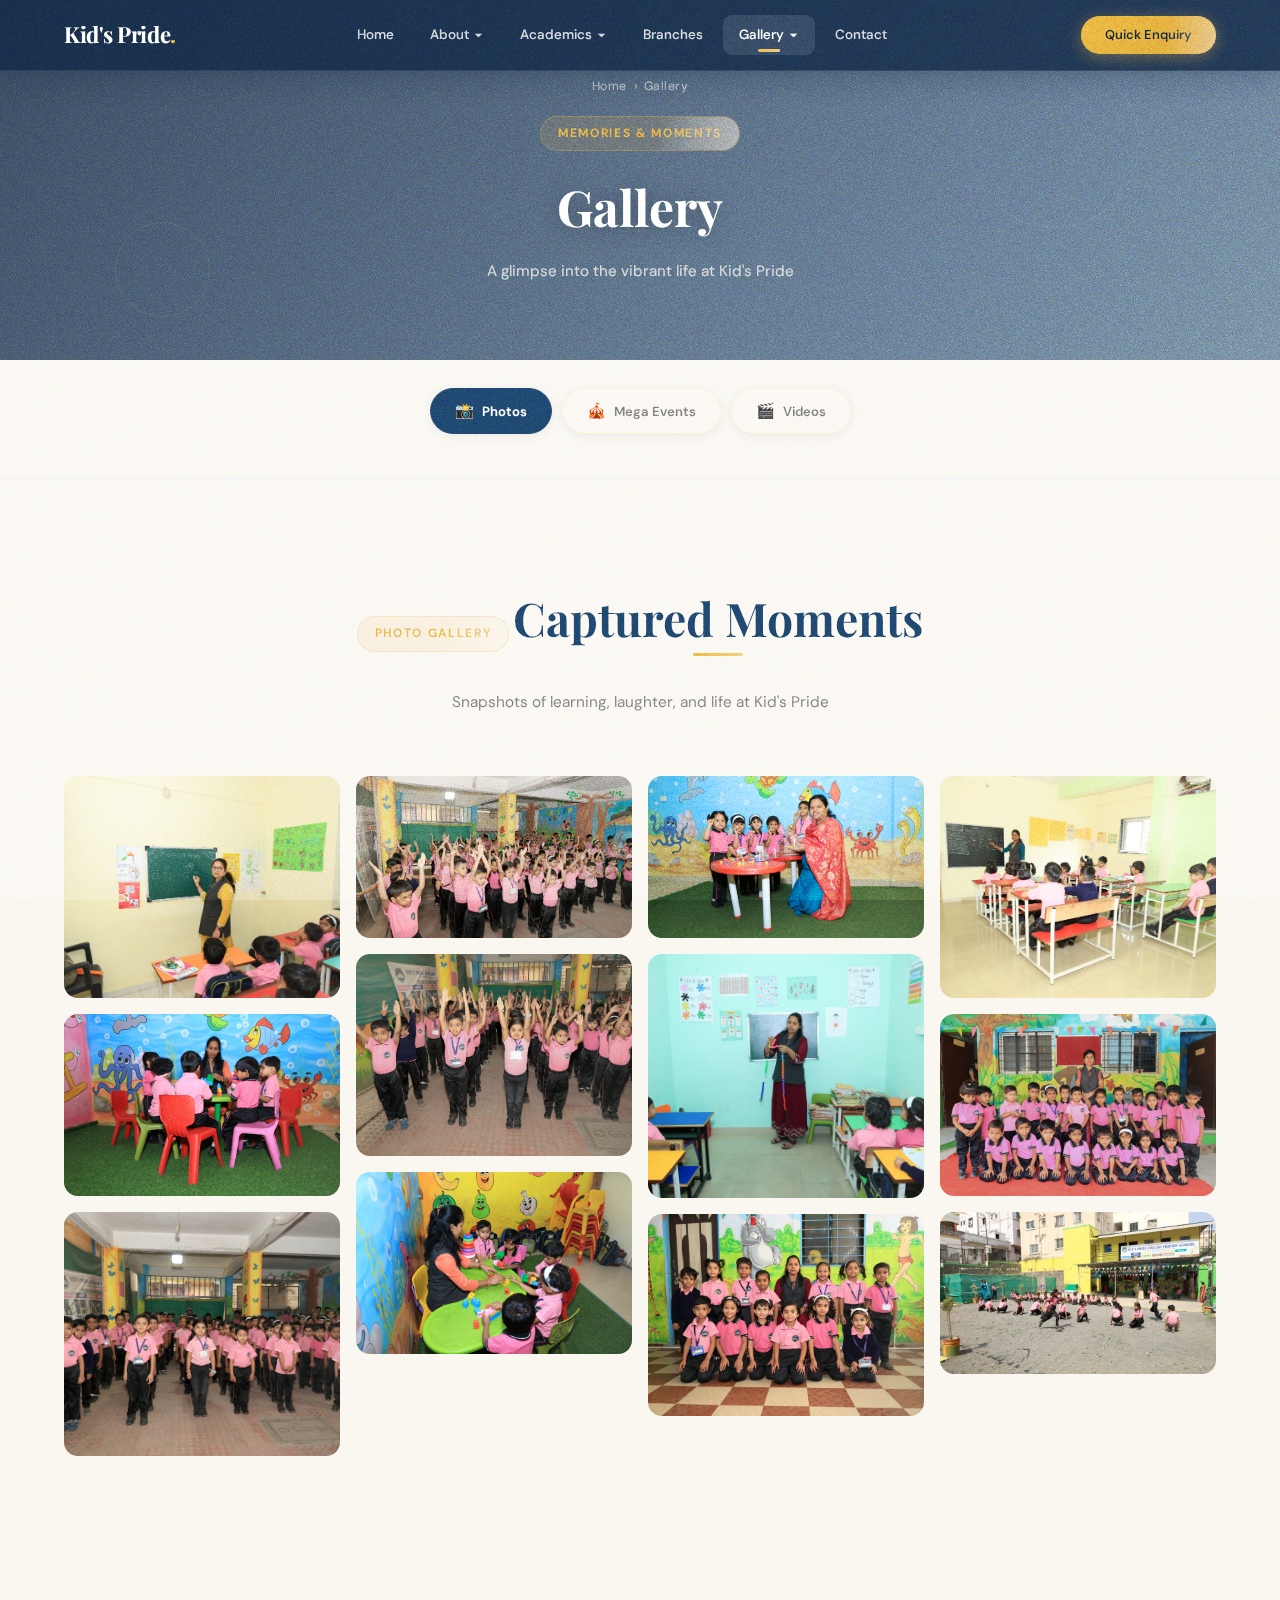
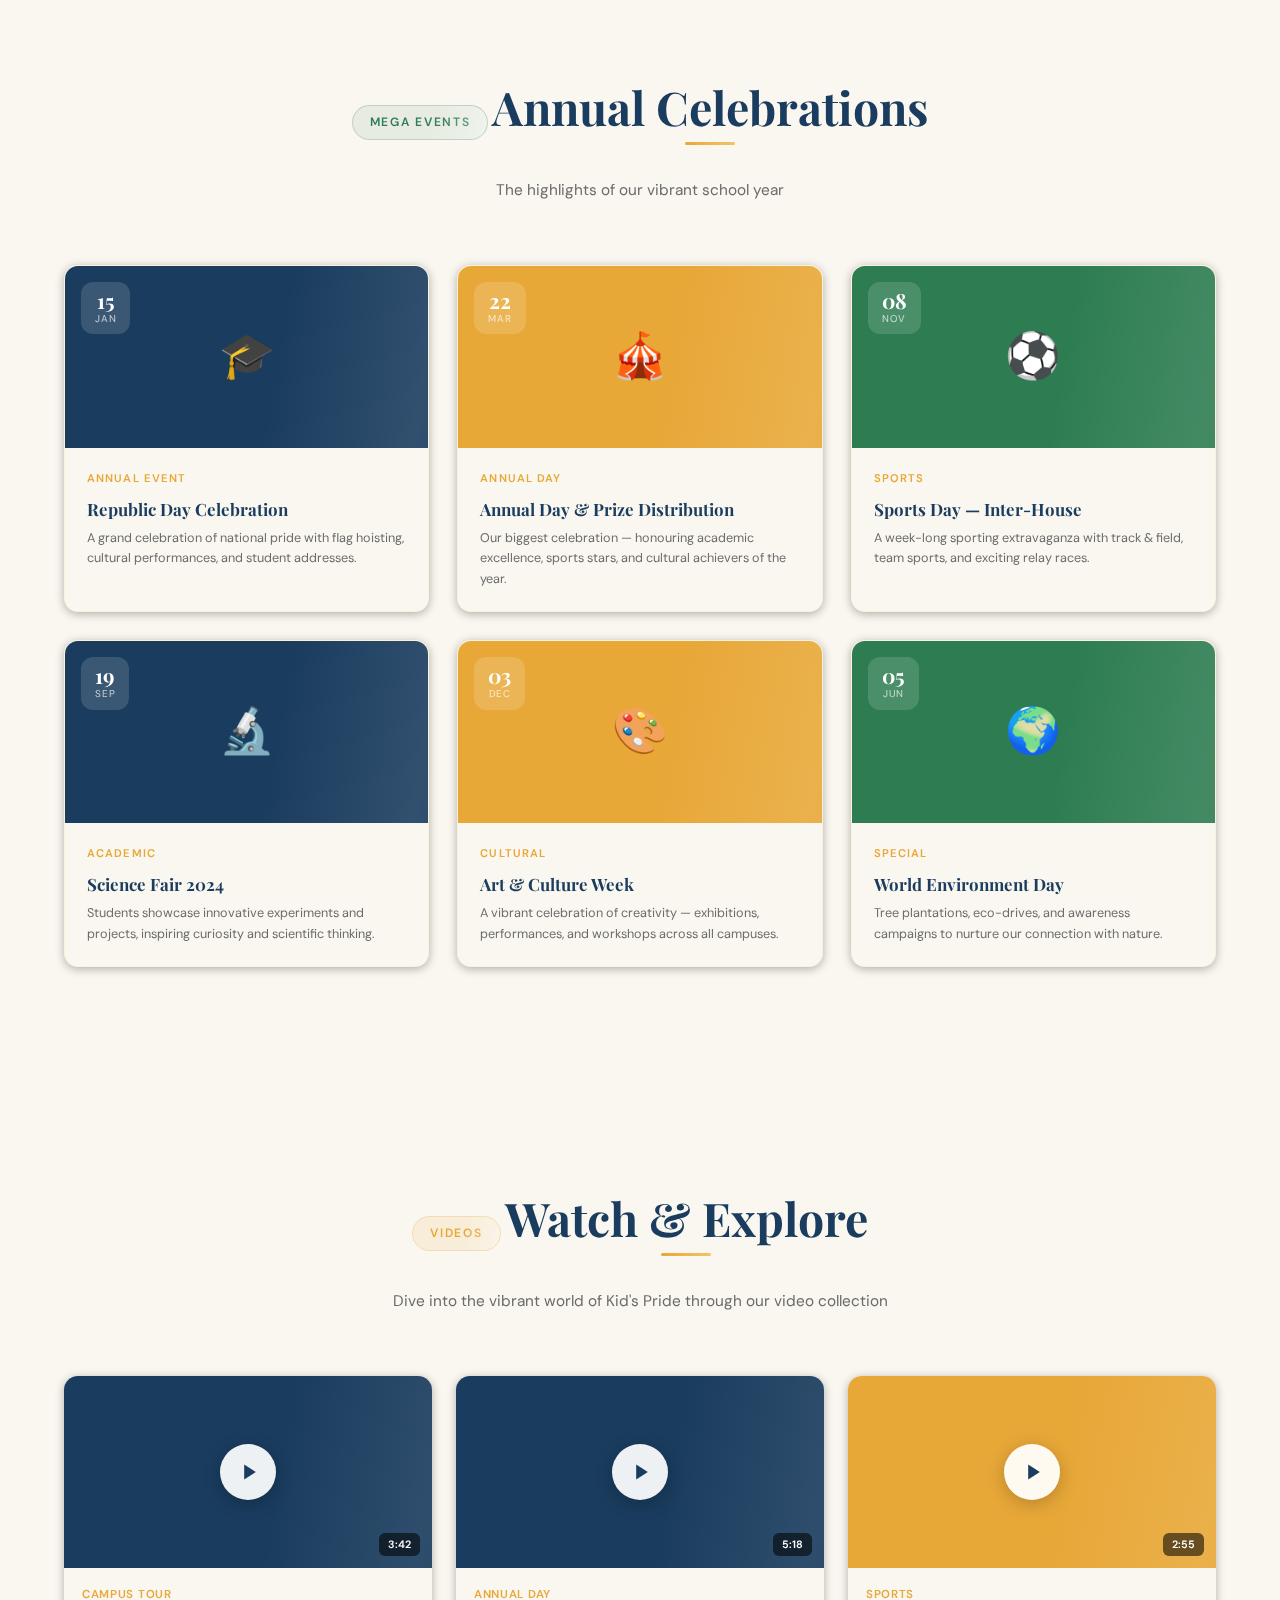
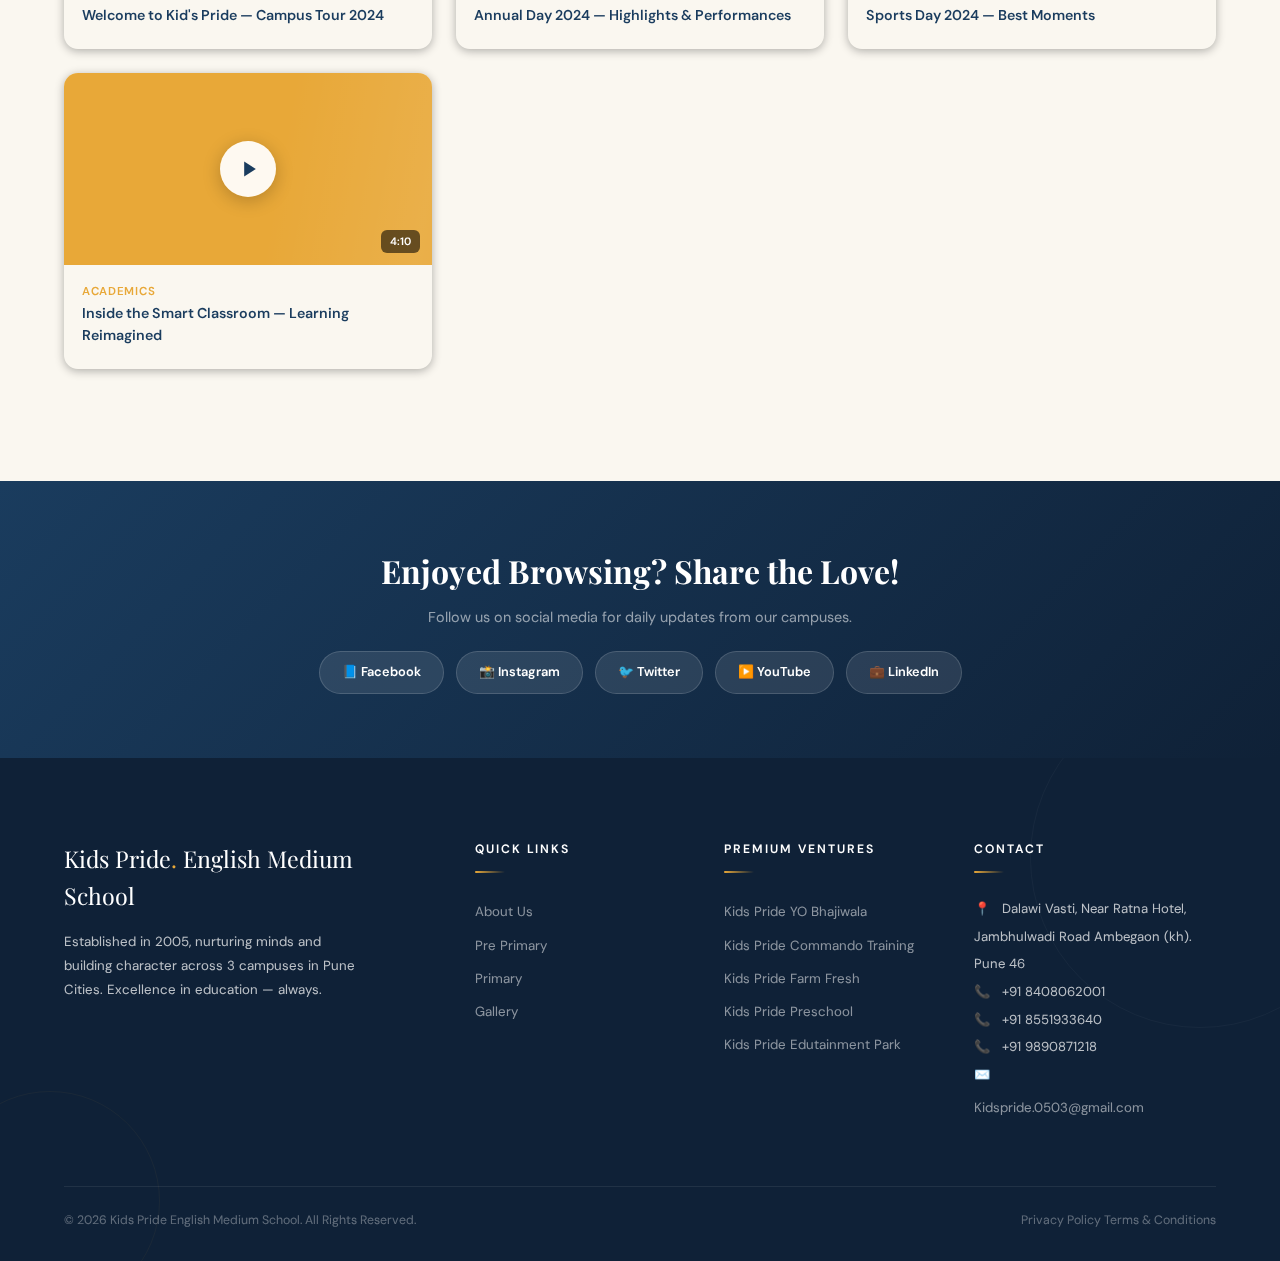
<file: gallery.html>
<!DOCTYPE html>
<html lang="en">

<head>
  <meta charset="UTF-8">
  <meta name="viewport" content="width=device-width, initial-scale=1.0">
  <title>Gallery – Kid's Pride</title>
  <link rel="stylesheet" href="styles.css">
  <style>
    /* ── Category Tabs ── */
    .gallery-tabs {
      display: flex;
      gap: 10px;
      justify-content: center;
      flex-wrap: wrap;
      padding: 0 0 44px;
    }

    .gallery-tab {
      display: inline-flex;
      align-items: center;
      gap: 8px;
      padding: 10px 24px;
      border-radius: 50px;
      border: 1.5px solid rgba(255, 202, 40, .15);
      background: var(--clr-bg-dark);
      font-size: .82rem;
      font-weight: 600;
      color: var(--clr-text-soft);
      text-decoration: none;
      transition: var(--transition);
      box-shadow: var(--shadow-sm);
      cursor: pointer;
    }

    .gallery-tab:hover {
      border-color: var(--clr-primary);
      color: var(--clr-primary);
    }

    .gallery-tab.active {
      background: var(--clr-primary);
      color: #fff;
      border-color: var(--clr-primary);
    }

    .gallery-tab .gt-icon {
      font-size: .95rem;
    }

    /* ── Photo Masonry ── */
    .photo-masonry {
      columns: 4;
      column-gap: 16px;
    }

    .photo-item {
      break-inside: avoid;
      margin-bottom: 16px;
      border-radius: var(--radius);
      overflow: hidden;
      position: relative;
      cursor: pointer;
    }

    .photo-item__img {
      width: 100%;
      display: block;
      transition: transform .45s ease;
    }

    .photo-item:hover .photo-item__img {
      transform: scale(1.04);
    }

    .photo-item__overlay {
      position: absolute;
      inset: 0;
      background: linear-gradient(to top, rgba(15, 33, 55, .7) 0%, transparent 55%);
      opacity: 0;
      transition: opacity .35s;
      display: flex;
      align-items: flex-end;
      padding: 20px;
    }

    .photo-item:hover .photo-item__overlay {
      opacity: 1;
    }

    .photo-item__overlay span {
      color: #fff;
      font-size: .8rem;
      font-weight: 500;
    }

    /* Colored placeholder blocks for photos */
    .photo-item__img {
      width: 100%;
      height: 100%;
      display: block;
      object-fit: cover;
      transition: transform .45s ease;
    }

    .pi--h1 {
      height: 220px;
    }

    .pi--h2 {
      height: 180px;
    }

    .pi--h3 {
      height: 240px;
    }

    .pi--h4 {
      height: 160px;
    }

    .pi--h5 {
      height: 200px;
    }

    .pi--h6 {
      height: 190px;
    }

    .c1 {
      background: var(--clr-primary);
    }

    .c2 {
      background: var(--clr-green);
    }

    .c3 {
      background: var(--clr-accent);
    }

    .c4 {
      background: var(--clr-primary-light);
    }

    .c5 {
      background: var(--clr-accent);
    }

    .c6 {
      background: var(--clr-green);
    }

    .c7 {
      background: var(--clr-primary);
    }

    .c8 {
      background: var(--clr-accent);
    }

    /* ── Events Section ── */
    .events-section {
      background: var(--clr-bg-dark);
    }

    .events-grid {
      display: grid;
      grid-template-columns: repeat(auto-fill, minmax(280px, 1fr));
      gap: 28px;
    }

    .event-card {
      border-radius: var(--radius);
      overflow: hidden;
      box-shadow: var(--shadow-sm);
      transition: var(--transition);
      background: var(--clr-bg-dark);
      border: 1px solid rgba(255, 202, 40, .1);
    }

    .event-card:hover {
      box-shadow: var(--shadow-md);
      transform: translateY(-4px);
    }

    .event-card__header {
      height: 180px;
      display: flex;
      align-items: center;
      justify-content: center;
      font-size: 2.8rem;
      position: relative;
    }

    .ec--1 {
      background: var(--clr-primary);
    }

    .ec--2 {
      background: var(--clr-accent);
    }

    .ec--3 {
      background: var(--clr-green);
    }

    .ec--4 {
      background: var(--clr-primary);
    }

    .ec--5 {
      background: var(--clr-accent);
    }

    .ec--6 {
      background: var(--clr-green);
    }

    .event-card__date-badge {
      position: absolute;
      top: 16px;
      left: 16px;
      background: rgba(255, 255, 255, .15);
      backdrop-filter: blur(6px);
      border-radius: 10px;
      padding: 8px 14px;
      text-align: center;
    }

    .event-card__date-badge .edb-day {
      font-family: var(--ff-display);
      font-size: 1.3rem;
      color: #fff;
      font-weight: 700;
      line-height: 1;
    }

    .event-card__date-badge .edb-mon {
      font-size: .62rem;
      color: rgba(255, 255, 255, .7);
      text-transform: uppercase;
      letter-spacing: .08em;
    }

    .event-card__body {
      padding: 22px;
    }

    .event-card__body h3 {
      font-family: var(--ff-display);
      font-size: 1.05rem;
      color: var(--clr-primary);
      margin-bottom: 6px;
    }

    .event-card__body .ec-type {
      font-size: .7rem;
      color: var(--clr-accent);
      text-transform: uppercase;
      letter-spacing: .1em;
      font-weight: 600;
      margin-bottom: 8px;
    }

    .event-card__body p {
      font-size: .8rem;
      color: var(--clr-text-soft);
      line-height: 1.6;
    }

    /* ── Videos Section ── */
    .videos-section {
      background: var(--clr-bg-dark);
    }

    .videos-grid {
      display: grid;
      grid-template-columns: repeat(auto-fill, minmax(300px, 1fr));
      gap: 24px;
    }

    .video-card {
      background: var(--clr-bg-dark);
      border-radius: var(--radius);
      overflow: hidden;
      box-shadow: var(--shadow-sm);
      transition: var(--transition);
      cursor: pointer;
    }

    .video-card:hover {
      box-shadow: var(--shadow-md);
      transform: translateY(-3px);
    }

    .video-card__thumb {
      height: 190px;
      display: flex;
      align-items: center;
      justify-content: center;
      position: relative;
    }

    .vc--1 {
      background: var(--clr-primary);
    }

    .vc--2 {
      background: var(--clr-primary);
    }

    .vc--3 {
      background: var(--clr-accent);
    }

    .vc--4 {
      background: var(--clr-accent);
    }

    .video-card__play {
      width: 54px;
      height: 54px;
      background: rgba(255, 255, 255, .92);
      border-radius: 50%;
      display: flex;
      align-items: center;
      justify-content: center;
      box-shadow: 0 4px 16px rgba(0, 0, 0, .2);
      transition: var(--transition);
      z-index: 2;
    }

    .video-card:hover .video-card__play {
      transform: scale(1.12);
      background: var(--clr-bg-dark);
    }

    .video-card__play svg {
      width: 20px;
      height: 20px;
      fill: var(--clr-primary);
      margin-left: 3px;
    }

    .video-card__duration {
      position: absolute;
      bottom: 12px;
      right: 12px;
      background: rgba(0, 0, 0, .55);
      border-radius: 6px;
      padding: 3px 8px;
      font-size: .68rem;
      color: #fff;
      font-weight: 600;
    }

    .video-card__info {
      padding: 18px;
    }

    .video-card__info h4 {
      font-size: .9rem;
      color: var(--clr-primary);
      margin-bottom: 4px;
      font-weight: 600;
    }

    .video-card__info .vc-cat {
      font-size: .72rem;
      color: var(--clr-accent);
      font-weight: 600;
      text-transform: uppercase;
      letter-spacing: .06em;
    }

    /* ── Share Banner ── */
    .share-banner {
      background: linear-gradient(135deg, var(--clr-primary), var(--clr-navy));
      padding: 64px 0;
      text-align: center;
    }

    .share-banner h2 {
      font-family: var(--ff-display);
      color: #fff;
      font-size: clamp(1.5rem, 2.8vw, 2rem);
      margin-bottom: 10px;
    }

    .share-banner p {
      color: rgba(255, 255, 255, .55);
      margin-bottom: 22px;
      font-size: .9rem;
    }

    .social-row {
      display: flex;
      gap: 12px;
      justify-content: center;
      flex-wrap: wrap;
    }

    .social-btn {
      display: inline-flex;
      align-items: center;
      gap: 8px;
      padding: 10px 22px;
      border-radius: 50px;
      background: rgba(255, 255, 255, .1);
      border: 1px solid rgba(255, 255, 255, .15);
      color: #fff;
      font-size: .8rem;
      font-weight: 600;
      transition: var(--transition);
      text-decoration: none;
    }

    .social-btn:hover {
      background: var(--clr-accent);
      border-color: var(--clr-accent);
      color: var(--clr-navy);
    }

    /* Responsive */
    @media (max-width: 900px) {
      .photo-masonry {
        columns: 3;
      }
    }

    @media (max-width: 600px) {
      .photo-masonry {
        columns: 2;
      }
    }
  </style>

  <style>
    /* ── Scroll-reveal base ── */
    ._rev {
      opacity: 0;
      transform: translateY(30px);
      transition: opacity .68s cubic-bezier(.16, 1, .3, 1), transform .68s cubic-bezier(.16, 1, .3, 1);
    }

    ._vis {
      opacity: 1;
      transform: translateY(0);
    }

    /* ── Branch Cards ── */
    .branch-card {
      background: var(--clr-bg-dark);
      border-radius: 14px;
      padding: 30px 26px;
      box-shadow: 0 2px 10px rgba(0, 0, 0, .3);
      transition: .36s cubic-bezier(.4, 0, .2, 1);
      border-left: 3px solid transparent;
      position: relative;
      overflow: hidden;
      display: flex;
      flex-direction: column;
      gap: 8px;
    }

    .branch-card::before {
      content: '';
      position: absolute;
      inset: 0;
      background: linear-gradient(135deg, rgba(232, 168, 56, .06) 0%, transparent 55%);
      opacity: 0;
      transition: opacity .4s;
      pointer-events: none;
    }

    .branch-card:hover {
      border-left-color: var(--clr-accent);
      box-shadow: 0 0 32px rgba(232, 168, 56, .2), 0 8px 28px rgba(26, 60, 94, .14);
      transform: translateY(-4px);
    }

    .branch-card:hover::before {
      opacity: 1;
    }

    .branch-card__loc {
      font-size: .71rem;
      color: var(--clr-accent);
      text-transform: uppercase;
      letter-spacing: .12em;
      font-weight: 600;
      position: relative;
      z-index: 1;
    }

    .branch-card h3 {
      font-family: var(--ff-display);
      font-size: 1.06rem;
      color: var(--clr-primary);
      position: relative;
      z-index: 1;
    }

    .branch-card p {
      font-size: .8rem;
      color: var(--clr-text-soft);
      line-height: 1.62;
      position: relative;
      z-index: 1;
    }

    /* ── Full Branch Cards ── */
    .branch-full-card {
      background: var(--clr-bg-dark);
      border-radius: 14px;
      overflow: hidden;
      box-shadow: 0 2px 10px rgba(0, 0, 0, .3);
      transition: .36s cubic-bezier(.4, 0, .2, 1);
      position: relative;
      display: flex;
      flex-direction: column;
    }

    .branch-full-card::after {
      content: '';
      position: absolute;
      inset: 0;
      background: linear-gradient(160deg, rgba(232, 168, 56, .07) 0%, transparent 45%);
      opacity: 0;
      transition: opacity .42s;
      pointer-events: none;
      z-index: 1;
    }

    .branch-full-card:hover {
      box-shadow: 0 0 38px rgba(232, 168, 56, .2), 0 10px 32px rgba(26, 60, 94, .15);
      transform: translateY(-5px);
    }

    .branch-full-card:hover::after {
      opacity: 1;
    }

    .bfc__header {
      height: 162px;
      position: relative;
      display: flex;
      align-items: center;
      justify-content: center;
      font-size: 2.6rem;
    }

    .bfc__header--pune {
      background: var(--clr-primary);
    }

    .bfc__header--hubli {
      background: var(--clr-green);
    }

    .bfc__header--belgavi {
      background: var(--clr-accent);
    }

    .bfc__header--solapur {
      background: var(--clr-primary);
    }

    .bfc__header::after {
      content: '';
      position: absolute;
      inset: 0;
      background: linear-gradient(100deg, transparent 30%, rgba(255, 255, 255, .12) 50%, transparent 70%);
      background-size: 200% 100%;
      animation: shimmer 3s ease-in-out infinite;
      pointer-events: none;
    }

    .bfc__city-badge {
      position: absolute;
      top: 14px;
      left: 14px;
      background: rgba(255, 255, 255, .14);
      backdrop-filter: blur(6px);
      border-radius: 50px;
      padding: 5px 14px;
      font-size: .69rem;
      color: #fff;
      font-weight: 600;
      letter-spacing: .08em;
      text-transform: uppercase;
      z-index: 2;
    }

    .bfc__star {
      position: absolute;
      top: 14px;
      right: 14px;
      background: var(--clr-accent);
      border-radius: 50px;
      padding: 4px 11px;
      font-size: .64rem;
      color: var(--clr-navy);
      font-weight: 700;
      z-index: 2;
      box-shadow: 0 2px 10px rgba(232, 168, 56, .35);
    }

    .bfc__body {
      padding: 24px;
      flex: 1;
      display: flex;
      flex-direction: column;
      position: relative;
      z-index: 2;
    }

    .bfc__body h3 {
      font-family: var(--ff-display);
      font-size: 1.14rem;
      color: var(--clr-primary);
      margin-bottom: 5px;
    }

    .bfc-tagline {
      font-size: .77rem;
      color: var(--clr-accent);
      font-weight: 600;
      margin-bottom: 10px;
    }

    .bfc__body p {
      font-size: .81rem;
      color: var(--clr-text-soft);
      line-height: 1.66;
      flex: 1;
    }

    .bfc-details {
      margin-top: 18px;
      display: flex;
      flex-direction: column;
      gap: 5px;
    }

    .bfc-detail {
      font-size: .75rem;
      color: var(--clr-text-soft);
      display: flex;
      align-items: center;
      gap: 8px;
    }

    .bfc-detail .d-icon {
      color: var(--clr-primary);
      font-size: .81rem;
    }

    .bfc-link {
      display: inline-flex;
      align-items: center;
      gap: 6px;
      margin-top: 16px;
      font-size: .79rem;
      font-weight: 600;
      color: var(--clr-primary);
      transition: .3s;
    }

    .bfc-link:hover {
      color: var(--clr-accent);
      gap: 11px;
    }

    /* ── Value Cards ── */
    .value-card {
      background: var(--clr-bg-dark);
      border-radius: 14px;
      padding: 36px 30px;
      box-shadow: 0 2px 10px rgba(0, 0, 0, .3);
      text-align: center;
      transition: .36s cubic-bezier(.4, 0, .2, 1);
      position: relative;
      overflow: hidden;
    }

    .value-card::before {
      content: '';
      position: absolute;
      bottom: 0;
      left: 0;
      right: 0;
      height: 3px;
      background: linear-gradient(90deg, var(--clr-accent), var(--clr-green), var(--clr-accent));
      background-size: 200% 100%;
      animation: borderFlow 3s linear infinite;
      transform: scaleX(0);
      transition: transform .38s cubic-bezier(.16, 1, .3, 1);
      transform-origin: left;
    }

    .value-card:hover {
      box-shadow: 0 0 34px rgba(232, 168, 56, .18), 0 8px 28px rgba(26, 60, 94, .14);
      transform: translateY(-5px);
    }

    .value-card:hover::before {
      transform: scaleX(1);
    }

    .value-card__icon {
      width: 66px;
      height: 66px;
      margin: 0 auto 20px;
      border-radius: 18px;
      display: flex;
      align-items: center;
      justify-content: center;
      font-size: 1.65rem;
    }

    .value-card__icon--1 {
      background: rgba(26, 60, 94, .07);
    }

    .value-card__icon--2 {
      background: rgba(46, 125, 82, .08);
    }

    .value-card__icon--3 {
      background: rgba(232, 168, 56, .1);
    }

    .value-card__icon--4 {
      background: rgba(26, 60, 94, .07);
    }

    .value-card h4 {
      font-family: var(--ff-display);
      font-size: 1.02rem;
      color: var(--clr-primary);
      margin-bottom: 8px;
    }

    .value-card p {
      font-size: .79rem;
      color: var(--clr-text-soft);
      line-height: 1.66;
    }

    /* ── Panel Cards ── */
    .panel-card {
      background: var(--clr-bg-dark);
      border-radius: 14px;
      overflow: hidden;
      box-shadow: 0 2px 10px rgba(0, 0, 0, .3);
      transition: .36s cubic-bezier(.4, 0, .2, 1);
      text-align: center;
      position: relative;
    }

    .panel-card::after {
      content: '';
      position: absolute;
      inset: 0;
      background: linear-gradient(180deg, transparent 55%, rgba(232, 168, 56, .06) 100%);
      opacity: 0;
      transition: opacity .4s;
      pointer-events: none;
      z-index: 1;
    }

    .panel-card:hover {
      box-shadow: 0 0 36px rgba(232, 168, 56, .2), 0 10px 34px rgba(26, 60, 94, .15);
      transform: translateY(-5px);
    }

    .panel-card:hover::after {
      opacity: 1;
    }

    .panel-card__avatar {
      height: 200px;
      display: flex;
      align-items: center;
      justify-content: center;
      font-size: 4rem;
      position: relative;
      overflow: hidden;
    }

    .panel-card__avatar::after {
      content: '';
      position: absolute;
      inset: 0;
      background: linear-gradient(100deg, transparent 32%, rgba(255, 255, 255, .1) 50%, transparent 68%);
      background-size: 200% 100%;
      animation: shimmer 3.4s ease-in-out infinite;
      pointer-events: none;
    }

    .panel-card__avatar--1 {
      background: var(--clr-primary);
    }

    .panel-card__avatar--2 {
      background: var(--clr-green);
    }

    .panel-card__avatar--3 {
      background: var(--clr-accent);
    }

    .panel-card__avatar--4 {
      background: var(--clr-primary);
    }

    .panel-card__info {
      padding: 24px 20px;
      position: relative;
      z-index: 2;
    }

    .panel-card__info h3 {
      font-family: var(--ff-display);
      font-size: 1.06rem;
      color: var(--clr-primary);
      margin-bottom: 4px;
    }

    .panel-card__info .role {
      font-size: .72rem;
      color: var(--clr-accent);
      text-transform: uppercase;
      letter-spacing: .11em;
      font-weight: 600;
      margin-bottom: 8px;
    }

    .panel-card__info p {
      font-size: .78rem;
      color: var(--clr-text-soft);
      line-height: 1.6;
    }

    /* ── Event Cards ── */
    .event-card {
      border-radius: 14px;
      overflow: hidden;
      box-shadow: 0 2px 10px rgba(0, 0, 0, .3);
      transition: .36s cubic-bezier(.4, 0, .2, 1);
      background: var(--clr-bg-dark);
      border: 1px solid rgba(255, 202, 40, .1);
      position: relative;
    }

    .event-card::before {
      content: '';
      position: absolute;
      inset: 0;
      background: linear-gradient(145deg, rgba(232, 168, 56, .06) 0%, transparent 48%);
      opacity: 0;
      transition: opacity .4s;
      pointer-events: none;
      z-index: 1;
    }

    .event-card:hover {
      box-shadow: 0 0 36px rgba(232, 168, 56, .2), 0 10px 32px rgba(26, 60, 94, .15);
      transform: translateY(-5px);
      border-color: rgba(232, 168, 56, .25);
    }

    .event-card:hover::before {
      opacity: 1;
    }

    .event-card__header {
      height: 182px;
      display: flex;
      align-items: center;
      justify-content: center;
      font-size: 2.8rem;
      position: relative;
      overflow: hidden;
    }

    .ec--1 {
      background: var(--clr-primary)
    }

    .ec--2 {
      background: var(--clr-accent)
    }

    .ec--3 {
      background: var(--clr-green)
    }

    .ec--4 {
      background: var(--clr-primary)
    }

    .ec--5 {
      background: var(--clr-accent)
    }

    .ec--6 {
      background: var(--clr-green)
    }

    .event-card__header::after {
      content: '';
      position: absolute;
      inset: 0;
      background: linear-gradient(100deg, transparent 30%, rgba(255, 255, 255, .1) 50%, transparent 70%);
      background-size: 200% 100%;
      animation: shimmer 3.2s ease-in-out infinite;
      pointer-events: none;
    }

    .event-card__date-badge {
      position: absolute;
      top: 16px;
      left: 16px;
      background: rgba(255, 255, 255, .14);
      backdrop-filter: blur(6px);
      border-radius: 12px;
      padding: 8px 14px;
      text-align: center;
      z-index: 2;
    }

    .edb-day {
      font-family: var(--ff-display);
      font-size: 1.3rem;
      color: #fff;
      font-weight: 700;
      line-height: 1;
    }

    .edb-mon {
      font-size: .61rem;
      color: rgba(255, 255, 255, .68);
      text-transform: uppercase;
      letter-spacing: .08em;
    }

    .event-card__body {
      padding: 22px;
      position: relative;
      z-index: 2;
    }

    .event-card__body h3 {
      font-family: var(--ff-display);
      font-size: 1.06rem;
      color: var(--clr-primary);
      margin-bottom: 5px;
    }

    .ec-type {
      font-size: .69rem;
      color: var(--clr-accent);
      text-transform: uppercase;
      letter-spacing: .11em;
      font-weight: 600;
      margin-bottom: 8px;
    }

    .event-card__body p {
      font-size: .79rem;
      color: var(--clr-text-soft);
      line-height: 1.62;
    }

    /* ── Video Cards ── */
    .video-card {
      background: var(--clr-bg-dark);
      border-radius: 14px;
      overflow: hidden;
      box-shadow: 0 2px 10px rgba(0, 0, 0, .3);
      transition: .36s cubic-bezier(.4, 0, .2, 1);
      cursor: pointer;
      position: relative;
    }

    .video-card::before {
      content: '';
      position: absolute;
      inset: 0;
      background: linear-gradient(160deg, rgba(232, 168, 56, .07) 0%, transparent 50%);
      opacity: 0;
      transition: opacity .4s;
      pointer-events: none;
      z-index: 1;
    }

    .video-card:hover {
      box-shadow: 0 0 34px rgba(232, 168, 56, .2), 0 8px 30px rgba(26, 60, 94, .14);
      transform: translateY(-4px);
    }

    .video-card:hover::before {
      opacity: 1;
    }

    .video-card__thumb {
      height: 192px;
      display: flex;
      align-items: center;
      justify-content: center;
      position: relative;
      overflow: hidden;
    }

    .vc--1 {
      background: var(--clr-primary)
    }

    .vc--2 {
      background: var(--clr-primary)
    }

    .vc--3 {
      background: var(--clr-accent)
    }

    .vc--4 {
      background: var(--clr-accent)
    }

    .video-card__thumb::after {
      content: '';
      position: absolute;
      inset: 0;
      background: linear-gradient(100deg, transparent 30%, rgba(255, 255, 255, .09) 50%, transparent 70%);
      background-size: 200% 100%;
      animation: shimmer 3.6s ease-in-out infinite;
      pointer-events: none;
    }

    .video-card__play {
      width: 56px;
      height: 56px;
      background: rgba(255, 255, 255, .93);
      border-radius: 50%;
      display: flex;
      align-items: center;
      justify-content: center;
      box-shadow: 0 4px 18px rgba(0, 0, 0, .22);
      transition: .32s cubic-bezier(.16, 1, .3, 1);
      z-index: 2;
      position: relative;
    }

    .video-card:hover .video-card__play {
      transform: scale(1.14);
      background: var(--clr-bg-dark);
      box-shadow: 0 6px 24px rgba(0, 0, 0, .28);
    }

    .video-card__play svg {
      width: 20px;
      height: 20px;
      fill: var(--clr-primary);
      margin-left: 3px;
    }

    .video-card__duration {
      position: absolute;
      bottom: 12px;
      right: 12px;
      background: rgba(0, 0, 0, .56);
      border-radius: 6px;
      padding: 3px 9px;
      font-size: .67rem;
      color: #fff;
      font-weight: 600;
      z-index: 2;
    }

    .video-card__info {
      padding: 18px;
      position: relative;
      z-index: 2;
    }

    .video-card__info h4 {
      font-size: .89rem;
      color: var(--clr-primary);
      margin-bottom: 4px;
      font-weight: 600;
    }

    .vc-cat {
      font-size: .71rem;
      color: var(--clr-accent);
      font-weight: 600;
      text-transform: uppercase;
      letter-spacing: .06em;
    }

    /* ── Photo Items ── */
    .photo-item {
      position: relative;
      border-radius: 14px;
      overflow: hidden;
      cursor: pointer;
      margin-bottom: 16px;
      break-inside: avoid;
    }

    .photo-item__img {
      width: 100%;
      height: 100%;
      display: block;
      object-fit: cover;
      transition: transform .48s cubic-bezier(.16, 1, .3, 1);
    }

    .photo-item:hover .photo-item__img {
      transform: scale(1.06);
    }

    .photo-item__overlay {
      position: absolute;
      inset: 0;
      background: linear-gradient(to top, rgba(15, 33, 55, .72) 0%, transparent 56%);
      opacity: 0;
      transition: opacity .36s;
      display: flex;
      align-items: flex-end;
      padding: 22px;
    }

    .photo-item:hover .photo-item__overlay {
      opacity: 1;
    }

    .photo-item__overlay span {
      color: #fff;
      font-size: .81rem;
      font-weight: 500;
    }

    .photo-item::after {
      content: '';
      position: absolute;
      inset: 0;
      background: linear-gradient(100deg, transparent 30%, rgba(255, 255, 255, .08) 50%, transparent 70%);
      background-size: 200% 100%;
      animation: shimmer 4s ease-in-out infinite;
      pointer-events: none;
      border-radius: 14px;
    }

    .pi--h1 {
      height: 222px
    }

    .pi--h2 {
      height: 182px
    }

    .pi--h3 {
      height: 244px
    }

    .pi--h4 {
      height: 162px
    }

    .pi--h5 {
      height: 202px
    }

    .pi--h6 {
      height: 192px
    }

    .c1 {
      background: var(--clr-primary)
    }

    .c2 {
      background: var(--clr-green)
    }

    .c3 {
      background: var(--clr-accent)
    }

    .c4 {
      background: var(--clr-primary-light)
    }

    .c5 {
      background: var(--clr-accent)
    }

    .c6 {
      background: var(--clr-green)
    }

    .c7 {
      background: var(--clr-primary)
    }

    .c8 {
      background: var(--clr-accent)
    }

    /* ── Info Cards ── */
    .info-card {
      display: flex;
      align-items: flex-start;
      gap: 18px;
      padding: 22px;
      background: var(--clr-bg-dark);
      border-radius: 14px;
      box-shadow: 0 2px 10px rgba(0, 0, 0, .3);
      transition: .36s cubic-bezier(.4, 0, .2, 1);
      position: relative;
      overflow: hidden;
      margin-bottom: 16px;
    }

    .info-card::before {
      content: '';
      position: absolute;
      left: 0;
      top: 0;
      bottom: 0;
      width: 3px;
      background: linear-gradient(180deg, var(--clr-accent), var(--clr-green));
      transform: scaleY(0);
      transition: transform .38s cubic-bezier(.16, 1, .3, 1);
      transform-origin: top;
    }

    .info-card:hover {
      box-shadow: 0 0 28px rgba(232, 168, 56, .18), 0 6px 22px rgba(26, 60, 94, .12);
      transform: translateX(4px);
    }

    .info-card:hover::before {
      transform: scaleY(1);
    }

    .info-card__icon {
      width: 52px;
      height: 52px;
      min-width: 52px;
      border-radius: 14px;
      display: flex;
      align-items: center;
      justify-content: center;
      font-size: 1.3rem;
    }

    .ic--addr {
      background: rgba(26, 60, 94, .07)
    }

    .ic--phone {
      background: rgba(46, 125, 82, .09)
    }

    .ic--email {
      background: rgba(232, 168, 56, .11)
    }

    .ic--corp {
      background: rgba(26, 60, 94, .07)
    }

    .info-card__text .ic-label {
      font-size: .69rem;
      color: var(--clr-text-soft);
      text-transform: uppercase;
      letter-spacing: .11em;
      font-weight: 600;
      margin-bottom: 4px;
    }

    .info-card__text .ic-value {
      font-size: .87rem;
      color: var(--clr-primary);
      font-weight: 500;
      line-height: 1.58;
    }

    .info-card__text .ic-value a {
      color: var(--clr-primary);
      transition: color .3s;
    }

    .info-card__text .ic-value a:hover {
      color: var(--clr-accent);
    }

    /* ── FAQ ── */
    .faq-item {
      background: var(--clr-bg-dark);
      border-radius: 14px;
      padding: 28px;
      box-shadow: 0 2px 10px rgba(0, 0, 0, .3);
      transition: .36s cubic-bezier(.4, 0, .2, 1);
      position: relative;
      overflow: hidden;
      border: 1px solid transparent;
    }

    .faq-item::before {
      content: '';
      position: absolute;
      bottom: 0;
      left: 0;
      right: 0;
      height: 2px;
      background: linear-gradient(90deg, var(--clr-accent), var(--clr-green));
      transform: scaleX(0);
      transition: transform .38s cubic-bezier(.16, 1, .3, 1);
      transform-origin: left;
    }

    .faq-item:hover {
      box-shadow: 0 0 28px rgba(232, 168, 56, .16), 0 6px 24px rgba(26, 60, 94, .12);
      border-color: rgba(232, 168, 56, .18);
    }

    .faq-item:hover::before {
      transform: scaleX(1);
    }

    .faq-item h4 {
      font-size: .9rem;
      color: var(--clr-primary);
      margin-bottom: 8px;
      display: flex;
      align-items: flex-start;
      gap: 10px;
    }

    .faq-item h4 .faq-icon {
      color: var(--clr-accent);
      font-size: .84rem;
      flex-shrink: 0;
      margin-top: 1px;
    }

    .faq-item p {
      font-size: .79rem;
      color: var(--clr-text-soft);
      line-height: 1.7;
      padding-left: 22px;
    }

    /* ── Curriculum Cards (dark bg) ── */
    .curriculum-card {
      border-radius: 14px;
      padding: 38px 30px;
      border: 1px solid rgba(255, 255, 255, .07);
      background: rgba(255, 255, 255, .04);
      transition: .36s cubic-bezier(.4, 0, .2, 1);
      position: relative;
      overflow: hidden;
    }

    .curriculum-card::before {
      content: '';
      position: absolute;
      bottom: 0;
      left: 0;
      right: 0;
      height: 2px;
      background: linear-gradient(90deg, var(--clr-accent), var(--clr-green), var(--clr-accent));
      background-size: 200% 100%;
      animation: borderFlow 3s linear infinite;
      transform: scaleX(0);
      transition: transform .4s cubic-bezier(.16, 1, .3, 1);
      transform-origin: left;
    }

    .curriculum-card:hover {
      background: rgba(255, 255, 255, .08);
      border-color: rgba(232, 168, 56, .28);
    }

    .curriculum-card:hover::before {
      transform: scaleX(1);
    }

    .curriculum-card__icon {
      font-size: 2rem;
      margin-bottom: 18px;
    }

    .curriculum-card h3 {
      color: #fff;
      font-family: var(--ff-display);
      font-size: 1.1rem;
      margin-bottom: 10px;
    }

    .curriculum-card p {
      color: rgba(255, 255, 255, .48);
      font-size: .81rem;
      line-height: 1.72;
    }

    /* ── Hero trust ── */
    .hero__trust-item {
      text-align: center;
    }

    .hero__trust-item .num {
      font-family: var(--ff-display);
      font-size: 1.72rem;
      font-weight: 700;
      color: #fff;
    }

    .hero__trust-item .num span {
      color: var(--clr-accent);
    }

    .hero__trust-item .lbl {
      font-size: .71rem;
      color: rgba(255, 255, 255, .42);
      text-transform: uppercase;
      letter-spacing: .11em;
      margin-top: 3px;
    }
  </style>

</head>

<body>

  <!-- NAVBAR -->
  <nav class="navbar">
    <div class="container navbar__inner">
      <a href="index.html" class="navbar__logo">Kid's Pride<span>.</span></a>
      <div class="navbar__nav">
        <a href="index.html">Home</a>
        <div class="nav-drop">
          <a href="#" class="nav-drop__toggle">About <svg viewBox="0 0 12 12" fill="currentColor">
              <path d="M2 4l4 4 4-4" />
            </svg></a>
          <div class="nav-drop__menu">
            <a href="about.html">About Us</a>
            <a href="about.html#vision">Vision &amp; Mission</a>
            <a href="about.html#md">Managing Director</a>
            <a href="about.html#panel">Director Panel</a>
          </div>
        </div>
        <div class="nav-drop">
          <a href="#" class="nav-drop__toggle">Academics <svg viewBox="0 0 12 12" fill="currentColor">
              <path d="M2 4l4 4 4-4" />
            </svg></a>
          <div class="nav-drop__menu">
            <a href="academics.html#preprimary">Pre-Primary</a>
            <a href="academics.html#primary">Primary</a>
            <a href="academics.html#secondary">Secondary</a>
          </div>
        </div>
        <a href="branches.html">Branches</a>
        <div class="nav-drop">
          <a href="#" class="nav-drop__toggle active">Gallery <svg viewBox="0 0 12 12" fill="currentColor">
              <path d="M2 4l4 4 4-4" />
            </svg></a>
          <div class="nav-drop__menu">
            <a href="gallery.html#photos">Photo Gallery</a>
            <a href="gallery.html#events">Mega Events</a>
            <a href="gallery.html#videos">Videos</a>
          </div>
        </div>
        <a href="contact.html">Contact</a>
      </div>
      <a href="contact.html" class="navbar__cta">Quick Enquiry</a>
      <div class="navbar__ham"><span></span><span></span><span></span></div>
    </div>
  </nav>

  <!-- PAGE HERO -->
  <section class="page-hero" style="background-color:var(--clr-bg-dark);">
    <div class="page-hero__bg"
      style="background:linear-gradient(135deg,var(--clr-bg-darker),var(--clr-bg-dark),var(--clr-primary));"></div>
    <div class="page-hero__overlay"></div>
    <div class="page-hero__content">
      <div class="breadcrumb"><a href="index.html">Home</a> &nbsp;›&nbsp; Gallery</div>
      <span class="tag">Memories & Moments</span>
      <h1>Gallery</h1>
      <p>A glimpse into the vibrant life at Kid's Pride</p>
    </div>
  </section>

  <!-- QUICK NAV -->
  <div style="background: var(--clr-bg-dark);border-bottom:1px solid #eee;">
    <div class="container">
      <div class="gallery-tabs" style="padding-top:28px;">
        <a href="#photos" class="gallery-tab active"><span class="gt-icon">📸</span> Photos</a>
        <a href="#events" class="gallery-tab"><span class="gt-icon">🎪</span> Mega Events</a>
        <a href="#videos" class="gallery-tab"><span class="gt-icon">🎬</span> Videos</a>
      </div>
    </div>
  </div>

  <!-- PHOTO GALLERY -->
  <section class="section-pad" id="photos" style="background: var(--clr-bg-dark);">
    <div class="container">
      <div class="section-heading">
        <span class="tag">Photo Gallery</span>
        <h2>Captured Moments</h2>
        <p>Snapshots of learning, laughter, and life at Kid's Pride</p>
      </div>
      <div class="photo-masonry">
        <div class="photo-item pi--h1">
          <img class="photo-item__img" src="assets/img 1.jpeg" alt="Gallery Image 1">
          <div class="photo-item__overlay"><span>School Moments</span></div>
        </div>
        <div class="photo-item pi--h2">
          <img class="photo-item__img" src="assets/img 2.jpeg" alt="Gallery Image 2">
          <div class="photo-item__overlay"><span>School Moments</span></div>
        </div>
        <div class="photo-item pi--h3">
          <img class="photo-item__img" src="assets/img 4.jpeg" alt="Gallery Image 4">
          <div class="photo-item__overlay"><span>School Moments</span></div>
        </div>
        <div class="photo-item pi--h4">
          <img class="photo-item__img" src="assets/img 5.jpeg" alt="Gallery Image 5">
          <div class="photo-item__overlay"><span>School Moments</span></div>
        </div>
        <div class="photo-item pi--h5">
          <img class="photo-item__img" src="assets/img 6.jpeg" alt="Gallery Image 6">
          <div class="photo-item__overlay"><span>School Moments</span></div>
        </div>
        <div class="photo-item pi--h2">
          <img class="photo-item__img" src="assets/img 7.jpeg" alt="Gallery Image 7">
          <div class="photo-item__overlay"><span>School Moments</span></div>
        </div>
        <div class="photo-item pi--h4">
          <img class="photo-item__img" src="assets/img 8.jpeg" alt="Gallery Image 8">
          <div class="photo-item__overlay"><span>School Moments</span></div>
        </div>
        <div class="photo-item pi--h3">
          <img class="photo-item__img" src="assets/img 9.jpeg" alt="Gallery Image 9">
          <div class="photo-item__overlay"><span>School Moments</span></div>
        </div>
        <div class="photo-item pi--h5">
          <img class="photo-item__img" src="assets/img 10.jpeg" alt="Gallery Image 10">
          <div class="photo-item__overlay"><span>School Moments</span></div>
        </div>
        <div class="photo-item pi--h1">
          <img class="photo-item__img" src="assets/img 11.jpeg" alt="Gallery Image 11">
          <div class="photo-item__overlay"><span>School Moments</span></div>
        </div>
        <div class="photo-item pi--h2">
          <img class="photo-item__img" src="assets/img 12.jpeg" alt="Gallery Image 12">
          <div class="photo-item__overlay"><span>School Moments</span></div>
        </div>
        <div class="photo-item pi--h4">
          <img class="photo-item__img" src="assets/img 13.jpeg" alt="Gallery Image 13">
          <div class="photo-item__overlay"><span>School Moments</span></div>
        </div>
      </div>
    </div>
  </section>

  <!-- MEGA EVENTS -->
  <section class="events-section section-pad" id="events">
    <div class="container">
      <div class="section-heading">
        <span class="tag tag--green">Mega Events</span>
        <h2>Annual Celebrations</h2>
        <p>The highlights of our vibrant school year</p>
      </div>
      <div class="events-grid">
        <div class="event-card">
          <div class="event-card__header ec--1">🎓<div class="event-card__date-badge">
              <div class="edb-day">15</div>
              <div class="edb-mon">Jan</div>
            </div>
          </div>
          <div class="event-card__body">
            <div class="ec-type">Annual Event</div>
            <h3>Republic Day Celebration</h3>
            <p>A grand celebration of national pride with flag hoisting, cultural performances, and student addresses.
            </p>
          </div>
        </div>
        <div class="event-card">
          <div class="event-card__header ec--2">🎪<div class="event-card__date-badge">
              <div class="edb-day">22</div>
              <div class="edb-mon">Mar</div>
            </div>
          </div>
          <div class="event-card__body">
            <div class="ec-type">Annual Day</div>
            <h3>Annual Day &amp; Prize Distribution</h3>
            <p>Our biggest celebration — honouring academic excellence, sports stars, and cultural achievers of the
              year.</p>
          </div>
        </div>
        <div class="event-card">
          <div class="event-card__header ec--3">⚽<div class="event-card__date-badge">
              <div class="edb-day">08</div>
              <div class="edb-mon">Nov</div>
            </div>
          </div>
          <div class="event-card__body">
            <div class="ec-type">Sports</div>
            <h3>Sports Day — Inter-House</h3>
            <p>A week-long sporting extravaganza with track &amp; field, team sports, and exciting relay races.</p>
          </div>
        </div>
        <div class="event-card">
          <div class="event-card__header ec--4">🔬<div class="event-card__date-badge">
              <div class="edb-day">19</div>
              <div class="edb-mon">Sep</div>
            </div>
          </div>
          <div class="event-card__body">
            <div class="ec-type">Academic</div>
            <h3>Science Fair 2024</h3>
            <p>Students showcase innovative experiments and projects, inspiring curiosity and scientific thinking.</p>
          </div>
        </div>
        <div class="event-card">
          <div class="event-card__header ec--5">🎨<div class="event-card__date-badge">
              <div class="edb-day">03</div>
              <div class="edb-mon">Dec</div>
            </div>
          </div>
          <div class="event-card__body">
            <div class="ec-type">Cultural</div>
            <h3>Art &amp; Culture Week</h3>
            <p>A vibrant celebration of creativity — exhibitions, performances, and workshops across all campuses.</p>
          </div>
        </div>
        <div class="event-card">
          <div class="event-card__header ec--6">🌍<div class="event-card__date-badge">
              <div class="edb-day">05</div>
              <div class="edb-mon">Jun</div>
            </div>
          </div>
          <div class="event-card__body">
            <div class="ec-type">Special</div>
            <h3>World Environment Day</h3>
            <p>Tree plantations, eco-drives, and awareness campaigns to nurture our connection with nature.</p>
          </div>
        </div>
      </div>
    </div>
  </section>

  <!-- VIDEOS -->
  <section class="videos-section section-pad" id="videos">
    <div class="container">
      <div class="section-heading">
        <span class="tag">Videos</span>
        <h2>Watch &amp; Explore</h2>
        <p>Dive into the vibrant world of Kid's Pride through our video collection</p>
      </div>
      <div class="videos-grid">
        <div class="video-card">
          <div class="video-card__thumb vc--1">
            <div class="video-card__play"><svg viewBox="0 0 24 24">
                <polygon points="5,3 19,12 5,21" />
              </svg></div>
            <div class="video-card__duration">3:42</div>
          </div>
          <div class="video-card__info">
            <div class="vc-cat">Campus Tour</div>
            <h4>Welcome to Kid's Pride — Campus Tour 2024</h4>
          </div>
        </div>
        <div class="video-card">
          <div class="video-card__thumb vc--2">
            <div class="video-card__play"><svg viewBox="0 0 24 24">
                <polygon points="5,3 19,12 5,21" />
              </svg></div>
            <div class="video-card__duration">5:18</div>
          </div>
          <div class="video-card__info">
            <div class="vc-cat">Annual Day</div>
            <h4>Annual Day 2024 — Highlights &amp; Performances</h4>
          </div>
        </div>
        <div class="video-card">
          <div class="video-card__thumb vc--3">
            <div class="video-card__play"><svg viewBox="0 0 24 24">
                <polygon points="5,3 19,12 5,21" />
              </svg></div>
            <div class="video-card__duration">2:55</div>
          </div>
          <div class="video-card__info">
            <div class="vc-cat">Sports</div>
            <h4>Sports Day 2024 — Best Moments</h4>
          </div>
        </div>
        <div class="video-card">
          <div class="video-card__thumb vc--4">
            <div class="video-card__play"><svg viewBox="0 0 24 24">
                <polygon points="5,3 19,12 5,21" />
              </svg></div>
            <div class="video-card__duration">4:10</div>
          </div>
          <div class="video-card__info">
            <div class="vc-cat">Academics</div>
            <h4>Inside the Smart Classroom — Learning Reimagined</h4>
          </div>
        </div>
      </div>
    </div>
  </section>

  <!-- SHARE BANNER -->
  <section class="share-banner">
    <div class="container">
      <h2>Enjoyed Browsing? Share the Love!</h2>
      <p>Follow us on social media for daily updates from our campuses.</p>
      <div class="social-row">
        <a href="#" class="social-btn">📘 Facebook</a>
        <a href="#" class="social-btn">📸 Instagram</a>
        <a href="#" class="social-btn">🐦 Twitter</a>
        <a href="#" class="social-btn">▶️ YouTube</a>
        <a href="#" class="social-btn">💼 LinkedIn</a>
      </div>
    </div>
  </section>

  <!-- FOOTER -->
  <footer class="footer">
    <div class="container">
      <div class="footer__grid">
        <div class="footer__brand">
          <div class="footer__brand-title">Kids Pride<span>.</span> English Medium School</div>
          <p>Established in 2005, nurturing minds and building character across 3 campuses in Pune Cities. Excellence in
            education — always.</p>
        </div>
        <div class="footer__col">
          <h4>Quick Links</h4>
          <a href="about.html">About Us</a>
          <a href="academics.html#preprimary">Pre Primary</a>
          <a href="academics.html#primary">Primary</a>
          <a href="gallery.html">Gallery</a>
        </div>
        <div class="footer__col">
          <h4>Premium Ventures</h4>
          <a href="#">Kids Pride YO Bhajiwala</a>
          <a href="#">Kids Pride Commando Training</a>
          <a href="#">Kids Pride Farm Fresh</a>
          <a href="#">Kids Pride Preschool</a>
          <a href="#">Kids Pride Edutainment Park</a>
        </div>
        <div class="footer__col footer__contact">
          <h4>Contact</h4>
          <p><span class="icon">📍</span> Dalawi Vasti, Near Ratna Hotel, Jambhulwadi Road Ambegaon (kh). Pune 46</p>
          <p><span class="icon">📞</span> +91 8408062001</p>
          <p><span class="icon">📞</span> +91 8551933640</p>
          <p><span class="icon">📞</span> +91 9890871218</p>
          <p><span class="icon">✉️</span> <a href="mailto:Kidspride.0503@gmail.com">Kidspride.0503@gmail.com</a></p>
        </div>
      </div>

      <div class="footer__bottom">
        <div class="footer__copy">© 2026 Kids Pride English Medium School. All Rights Reserved.</div>
        <div class="footer__legal">
          <a href="#">Privacy Policy</a>
          <a href="#">Terms & Conditions</a>
        </div>
      </div>
    </div>
  </footer>

  <script>
    const ham = document.querySelector(".navbar__ham");
    const nav = document.querySelector(".navbar__nav");
    const cta = document.querySelector(".navbar__cta");
    const navDrops = document.querySelectorAll(".nav-drop");

    if (ham && nav && cta) {
      ham.addEventListener("click", () => {
        ham.classList.toggle("active");
        nav.classList.toggle("active");
        cta.classList.toggle("active");
        document.body.classList.toggle("nav-open");
      });
    }

    navDrops.forEach(drop => {
      const toggle = drop.querySelector(".nav-drop__toggle");
      if (toggle) {
        toggle.addEventListener("click", (e) => {
          if (window.innerWidth <= 680) {
            e.preventDefault();
            navDrops.forEach(otherDrop => {
              if (otherDrop !== drop) {
                otherDrop.classList.remove("open");
              }
            });
            drop.classList.toggle("open");
          }
        });
      }
    });

    document.addEventListener("click", (e) => {
      if (window.innerWidth <= 680 && ham && nav && cta) {
        if (!e.target.closest(".navbar") && !e.target.closest(".navbar__ham")) {
          ham.classList.remove("active");
          nav.classList.remove("active");
          cta.classList.remove("active");
          document.body.classList.remove("nav-open");
          navDrops.forEach(drop => drop.classList.remove("open"));
        }
      }
    });

    window.addEventListener("resize", () => {
      if (window.innerWidth > 680 && ham && nav && cta) {
        ham.classList.remove("active");
        nav.classList.remove("active");
        cta.classList.remove("active");
        document.body.classList.remove("nav-open");
        navDrops.forEach(drop => drop.classList.remove("open"));
      }
    });
  </script>
</body>

</html>
</file>
<file: styles.css>
/* ============================================================
   AARYANS WORLD SCHOOL — ENHANCED GLOBAL STYLES v2
   Shimmer · Glow · Particles · Stagger · Morph · Glass
   ============================================================ */

@import url('https://fonts.googleapis.com/css2?family=Playfair+Display:ital,wght@0,400;0,600;0,700;1,400;1,600&family=DM+Sans:wght@300;400;500;600&display=swap');

/* ============================================================
   TOKENS
   ============================================================ */
:root {
  --clr-primary:       #1a3c5e;
  --clr-primary-light: #2a5a8a;
  --clr-accent:        #e8a838;
  --clr-accent-light:  #f0c46a;
  --clr-accent-glow:   rgba(232,168,56,.45);
  --clr-green:         #2e7d52;
  --clr-green-light:   #4caf76;
  --clr-green-glow:    rgba(46,125,82,.4);
  --clr-cream:         #faf7f0;
  --clr-cream-dark:    #f0ebe0;
  --clr-text:          #2c2c2c;
  --clr-text-soft:     #6b6b6b;
  --clr-white:         #ffffff;
  --clr-navy:          #0f2137;

  --ff-display: 'Playfair Display', Georgia, serif;
  --ff-body:    'DM Sans', sans-serif;

  --shadow-sm:  0 2px 10px rgba(26,60,94,.1);
  --shadow-md:  0 8px 28px rgba(26,60,94,.16);
  --shadow-lg:  0 18px 52px rgba(26,60,94,.22);
  --shadow-glow: 0 0 36px rgba(232,168,56,.22), 0 10px 36px rgba(26,60,94,.16);
  --radius:     14px;
  --radius-sm:  9px;

  --transition: .36s cubic-bezier(.4,0,.2,1);
  --ease-out:   cubic-bezier(.16,1,.3,1);
}

/* ============================================================
   KEYFRAMES
   ============================================================ */
@keyframes shimmer {
  0%   { background-position: -220% 0; }
  100% { background-position: 220% 0; }
}
@keyframes float {
  0%, 100% { transform: translateY(0); }
  50%      { transform: translateY(-10px); }
}
@keyframes pulseRing {
  0%   { transform: scale(1); opacity: .5; }
  100% { transform: scale(1.7); opacity: 0; }
}
@keyframes revealUp {
  from { opacity: 0; transform: translateY(34px); }
  to   { opacity: 1; transform: translateY(0); }
}
@keyframes glowBreathe {
  0%, 100% { box-shadow: 0 0 14px rgba(232,168,56,.15); }
  50%      { box-shadow: 0 0 36px rgba(232,168,56,.4); }
}
@keyframes borderFlow {
  to { background-position: 200% 0; }
}
@keyframes blink {
  0%, 100% { opacity: 1; }
  50%      { opacity: .35; }
}
@keyframes spinSlow {
  to { transform: rotate(360deg); }
}
@keyframes noiseFlicker {
  0%, 100% { opacity: .028; }
  50%      { opacity: .05; }
}
@keyframes scaleIn {
  from { transform: scale(.92); opacity: 0; }
  to   { transform: scale(1);   opacity: 1; }
}

/* ============================================================
   RESET + BODY
   ============================================================ */
*, *::before, *::after { box-sizing: border-box; margin: 0; padding: 0; }
html { scroll-behavior: smooth; }
body {
  font-family: var(--ff-body);
  color: var(--clr-text);
  background: var(--clr-cream);
  line-height: 1.6;
  overflow-x: hidden;
  -webkit-font-smoothing: antialiased;
}
/* Global grain texture overlay */
body::after {
  content: '';
  position: fixed; inset: 0;
  z-index: 9999;
  pointer-events: none;
  background-image: url("data:image/svg+xml,%3Csvg viewBox='0 0 256 256' xmlns='http://www.w3.org/2000/svg'%3E%3Cfilter id='n'%3E%3CfeTurbulence type='fractalNoise' baseFrequency='0.9' numOctaves='4' stitchTiles='stitch'/%3E%3C/filter%3E%3Crect width='100%25' height='100%25' filter='url(%23n)' opacity='1'/%3E%3C/svg%3E");
  background-size: 180px 180px;
  animation: noiseFlicker 5s ease-in-out infinite;
  mix-blend-mode: overlay;
}
img  { max-width: 100%; display: block; }
a    { text-decoration: none; color: inherit; }
ul   { list-style: none; }
button { border: none; background: none; cursor: pointer; font-family: inherit; }

/* ============================================================
   UTILITY
   ============================================================ */
.container { width: 90%; max-width: 1200px; margin-inline: auto; }
.section-pad    { padding: 112px 0; }
.section-pad-sm { padding: 76px 0; }

/* ── Tag ── */
.tag {
  display: inline-flex;
  align-items: center;
  gap: 6px;
  background: rgba(232,168,56,.12);
  color: var(--clr-accent);
  font-size: .75rem;
  font-weight: 600;
  letter-spacing: .14em;
  text-transform: uppercase;
  padding: 7px 17px;
  border-radius: 24px;
  border: 1px solid rgba(232,168,56,.22);
  position: relative;
  overflow: hidden;
}
.tag::before {
  content: '';
  position: absolute; inset: 0;
  background: linear-gradient(100deg, transparent 30%, rgba(255,255,255,.38) 50%, transparent 70%);
  background-size: 200% 100%;
  animation: shimmer 2.6s ease-in-out infinite;
  pointer-events: none;
}
.tag--green {
  background: rgba(46,125,82,.09);
  color: var(--clr-green);
  border-color: rgba(46,125,82,.22);
}

/* ── Buttons ── */
.btn {
  display: inline-flex;
  align-items: center;
  gap: 8px;
  padding: 15px 34px;
  border-radius: 50px;
  font-weight: 600;
  font-size: .92rem;
  letter-spacing: .04em;
  transition: var(--transition);
  position: relative;
  overflow: hidden;
  z-index: 1;
}
.btn::after {
  content: '';
  position: absolute; inset: 0;
  background: radial-gradient(circle at 50% 50%, rgba(255,255,255,.2) 0%, transparent 68%);
  opacity: 0;
  transition: opacity .38s;
  pointer-events: none;
}
.btn:hover::after { opacity: 1; }

.btn--primary {
  background: linear-gradient(135deg, var(--clr-accent) 0%, #d49530 100%);
  color: var(--clr-navy);
  box-shadow: 0 4px 20px rgba(232,168,56,.28);
}
.btn--primary:hover {
  background: linear-gradient(135deg, var(--clr-accent-light), var(--clr-accent));
  transform: translateY(-3px);
  box-shadow: 0 10px 36px rgba(232,168,56,.42);
}
.btn--outline {
  border: 2px solid var(--clr-primary);
  color: var(--clr-primary);
  background: transparent;
}
.btn--outline:hover {
  background: var(--clr-primary);
  color: #fff;
  box-shadow: 0 8px 28px rgba(26,60,94,.3);
  transform: translateY(-2px);
}
.btn--white {
  background: #fff;
  color: var(--clr-primary);
  box-shadow: var(--shadow-sm);
}
.btn--white:hover {
  background: var(--clr-accent);
  color: var(--clr-navy);
  box-shadow: 0 8px 28px rgba(232,168,56,.34);
  transform: translateY(-2px);
}
.btn svg { width: 18px; height: 18px; transition: transform var(--transition); }
.btn:hover svg { transform: translateX(5px); }

/* ============================================================
   SECTION HEADING
   ============================================================ */
.section-heading { text-align: center; margin-bottom: 62px; }
.section-heading .tag { margin-bottom: 18px; }
.section-heading h2 {
  font-family: var(--ff-display);
  font-size: clamp(1.95rem, 4.2vw, 2.9rem);
  color: var(--clr-primary);
  margin-bottom: 14px;
  line-height: 1.2;
  position: relative;
  display: inline-block;
}
.section-heading h2::after {
  content: '';
  position: absolute;
  bottom: -9px; left: 50%; transform: translateX(-50%);
  width: 50px; height: 3px;
  background: linear-gradient(90deg, var(--clr-accent), var(--clr-accent-light), var(--clr-accent));
  background-size: 200% 100%;
  border-radius: 3px;
  animation: borderFlow 2.4s linear infinite;
}
.section-heading p {
  color: var(--clr-text-soft);
  max-width: 580px;
  margin-inline: auto;
  font-size: .96rem;
  margin-top: 20px;
}

/* ============================================================
   NAVBAR
   ============================================================ */
.navbar {
  position: fixed;
  top: 0; left: 0; right: 0;
  z-index: 900;
  background: rgba(15,33,55,.8);
  backdrop-filter: blur(24px) saturate(1.5);
  -webkit-backdrop-filter: blur(24px) saturate(1.5);
  border-bottom: 1px solid rgba(255,255,255,.07);
  box-shadow: 0 2px 30px rgba(15,33,55,.38);
  transition: var(--transition);
}
.navbar__inner {
  display: flex;
  align-items: center;
  justify-content: space-between;
  height: 70px;
}
.navbar__logo {
  font-family: var(--ff-display);
  font-size: 1.38rem;
  color: #fff;
  font-weight: 700;
  letter-spacing: -.02em;
  transition: text-shadow .4s;
}
.navbar__logo span {
  color: var(--clr-accent);
  display: inline-block;
  animation: blink 3.2s ease-in-out infinite;
}
.navbar__logo:hover { text-shadow: 0 0 22px rgba(232,168,56,.42); }

.navbar__nav { display: flex; align-items: center; gap: 4px; }
.navbar__nav a {
  color: rgba(255,255,255,.78);
  font-size: .84rem;
  font-weight: 500;
  padding: 9px 16px;
  border-radius: 9px;
  transition: var(--transition);
  position: relative;
}
.navbar__nav a:hover,
.navbar__nav a.active { background: rgba(255,255,255,.09); color: #fff; }
.navbar__nav a.active::after {
  content: '';
  position: absolute;
  bottom: 3px; left: 50%; transform: translateX(-50%);
  width: 22px; height: 3px;
  background: linear-gradient(90deg, var(--clr-accent), var(--clr-accent-light));
  border-radius: 3px;
  animation: glowBreathe 2.8s ease-in-out infinite;
}

/* Dropdown */
.nav-drop         { position: relative; }
.nav-drop__toggle { display: flex; align-items: center; gap: 4px; }
.nav-drop__toggle svg { width: 11px; height: 11px; transition: transform var(--transition); }
.nav-drop:hover .nav-drop__toggle svg { transform: rotate(180deg); }

.nav-drop__menu {
  position: absolute;
  top: calc(100% + 12px);
  left: 50%;
  transform: translateX(-50%) translateY(-10px) scale(.95);
  background: rgba(255,255,255,.95);
  backdrop-filter: blur(14px);
  border-radius: var(--radius);
  box-shadow: var(--shadow-lg), 0 0 40px rgba(26,60,94,.07);
  min-width: 186px;
  padding: 8px;
  opacity: 0;
  visibility: hidden;
  transition: var(--transition);
  pointer-events: none;
  border: 1px solid rgba(26,60,94,.06);
}
.nav-drop:hover .nav-drop__menu {
  opacity: 1; visibility: visible;
  transform: translateX(-50%) translateY(0) scale(1);
  pointer-events: auto;
}
.nav-drop__menu a {
  display: block;
  color: var(--clr-text);
  font-size: .83rem;
  padding: 9px 17px;
  border-radius: var(--radius-sm);
  transition: var(--transition);
  position: relative;
  overflow: hidden;
}
.nav-drop__menu a::before {
  content: '';
  position: absolute;
  left: 0; top: 0; bottom: 0;
  width: 3px;
  background: linear-gradient(180deg, var(--clr-accent), var(--clr-green));
  transform: scaleY(0);
  transition: transform .26s var(--ease-out);
  border-radius: 0 3px 3px 0;
}
.nav-drop__menu a:hover {
  background: var(--clr-cream);
  color: var(--clr-primary);
  padding-left: 20px;
}
.nav-drop__menu a:hover::before { transform: scaleY(1); }

.navbar__cta {
  padding: 9px 24px;
  border-radius: 50px;
  background: linear-gradient(135deg, var(--clr-accent), #d49530);
  color: var(--clr-navy);
  font-weight: 600;
  font-size: .81rem;
  transition: var(--transition);
  margin-left: 12px;
  box-shadow: 0 3px 16px rgba(232,168,56,.32);
  position: relative;
  overflow: hidden;
}
.navbar__cta::before {
  content: '';
  position: absolute; inset: 0;
  background: linear-gradient(100deg, transparent 32%, rgba(255,255,255,.32) 50%, transparent 68%);
  background-size: 200% 100%;
  animation: shimmer 2.2s ease-in-out infinite;
  pointer-events: none;
}
.navbar__cta:hover {
  background: linear-gradient(135deg, var(--clr-accent-light), var(--clr-accent));
  box-shadow: 0 6px 26px rgba(232,168,56,.44);
  transform: translateY(-1px);
}

.navbar__ham { display: none; flex-direction: column; gap: 5px; padding: 6px; }
.navbar__ham span { width: 24px; height: 2px; background: #fff; border-radius: 2px; transition: var(--transition); }

/* ============================================================
   FOOTER
   ============================================================ */
.footer {
  background: var(--clr-navy);
  color: rgba(255,255,255,.72);
  padding: 82px 0 30px;
  position: relative;
  overflow: hidden;
}
.footer::before {
  content: '';
  position: absolute;
  top: -70px; right: -90px;
  width: 340px; height: 340px;
  border-radius: 50%;
  border: 1px solid rgba(255,255,255,.035);
  animation: spinSlow 70s linear infinite;
  pointer-events: none;
}
.footer::after {
  content: '';
  position: absolute;
  bottom: -50px; left: -60px;
  width: 220px; height: 220px;
  border-radius: 50%;
  border: 1px solid rgba(232,168,56,.05);
  pointer-events: none;
}
.footer__grid {
  display: grid;
  grid-template-columns: 1.8fr 1fr 1fr 1.2fr;
  gap: 48px;
  position: relative; z-index: 1;
}
.footer__brand { max-width: 300px; }
.footer__brand-title {
  font-family: var(--ff-display);
  font-size: 1.45rem;
  color: #fff;
  margin-bottom: 16px;
}
.footer__brand-title span {
  color: var(--clr-accent);
  animation: blink 3.2s ease-in-out infinite;
}
.footer__brand p { font-size: .83rem; line-height: 1.82; }
.footer__col h4 {
  color: #fff;
  font-size: .76rem;
  font-weight: 600;
  letter-spacing: .16em;
  text-transform: uppercase;
  margin-bottom: 22px;
  padding-bottom: 14px;
  position: relative;
}
.footer__col h4::after {
  content: '';
  position: absolute;
  bottom: 0; left: 0;
  width: 30px; height: 2px;
  background: linear-gradient(90deg, var(--clr-accent), transparent);
  border-radius: 2px;
}
.footer__col a {
  display: block;
  font-size: .83rem;
  padding: 6px 0;
  color: rgba(255,255,255,.52);
  transition: var(--transition);
  position: relative;
  padding-left: 0;
}
.footer__col a::before {
  content: '›';
  position: absolute;
  left: -14px; opacity: 0;
  color: var(--clr-accent);
  transition: var(--transition);
  font-size: .92rem;
}
.footer__col a:hover { color: var(--clr-accent); padding-left: 11px; }
.footer__col a:hover::before { opacity: 1; left: 0; }
.footer__contact p { font-size: .82rem; line-height: 2.1; position: relative; z-index: 1; }
.footer__contact .icon { color: var(--clr-accent); margin-right: 8px; }
.footer__bottom {
  margin-top: 58px;
  padding-top: 24px;
  border-top: 1px solid rgba(255,255,255,.08);
  display: flex;
  justify-content: space-between;
  align-items: center;
  font-size: .77rem;
  color: rgba(255,255,255,.34);
  position: relative; z-index: 1;
}
.footer__socials { display: flex; gap: 10px; }
.footer__socials a {
  width: 37px; height: 37px;
  border-radius: 50%;
  border: 1px solid rgba(255,255,255,.11);
  display: flex; align-items: center; justify-content: center;
  color: rgba(255,255,255,.44);
  font-size: .8rem;
  transition: var(--transition);
  position: relative; overflow: hidden;
}
.footer__socials a::before {
  content: '';
  position: absolute; inset: 0;
  background: radial-gradient(circle at center, rgba(232,168,56,.14) 0%, transparent 72%);
  opacity: 0; transition: opacity .3s;
}
.footer__socials a:hover {
  background: var(--clr-accent);
  border-color: var(--clr-accent);
  color: var(--clr-navy);
  box-shadow: 0 4px 20px rgba(232,168,56,.4);
  transform: translateY(-2px);
}
.footer__socials a:hover::before { opacity: 1; }

/* ============================================================
   CARDS
   ============================================================ */
.card {
  background: #fff;
  border-radius: var(--radius);
  box-shadow: var(--shadow-sm);
  overflow: hidden;
  transition: var(--transition);
  position: relative;
}
.card::before {
  content: '';
  position: absolute; inset: 0;
  background: linear-gradient(140deg, rgba(232,168,56,.05) 0%, transparent 52%);
  opacity: 0; transition: opacity .42s;
  pointer-events: none; z-index: 1;
}
.card:hover { box-shadow: var(--shadow-glow); transform: translateY(-6px); }
.card:hover::before { opacity: 1; }
.card__img { height: 200px; object-fit: cover; background-size: cover; background-position: center; }
.card__body { padding: 28px; position: relative; z-index: 2; }
.card__body h3 { font-family: var(--ff-display); font-size: 1.15rem; color: var(--clr-primary); margin-bottom: 8px; }
.card__body p { font-size: .84rem; color: var(--clr-text-soft); line-height: 1.72; }

/* ============================================================
   STATS BAR
   ============================================================ */
.stats-bar { display: flex; justify-content: center; gap: 60px; flex-wrap: wrap; }
.stat { text-align: center; position: relative; padding: 0 22px; }
.stat + .stat::before {
  content: '';
  position: absolute;
  left: 0; top: 50%; transform: translateY(-50%);
  width: 4px; height: 4px;
  border-radius: 50%;
  background: var(--clr-accent);
  opacity: .38;
}
.stat__num {
  font-family: var(--ff-display);
  font-size: 2.5rem;
  font-weight: 700;
  line-height: 1;
  background: linear-gradient(135deg, var(--clr-primary), var(--clr-primary-light));
  -webkit-background-clip: text;
  -webkit-text-fill-color: transparent;
  background-clip: text;
}
.stat__num span { -webkit-text-fill-color: var(--clr-accent); }
.stat__label { font-size: .76rem; color: var(--clr-text-soft); text-transform: uppercase; letter-spacing: .12em; margin-top: 8px; }

/* ============================================================
   PAGE HERO (inner pages)
   ============================================================ */
.page-hero {
  position: relative;
  height: 360px;
  display: flex;
  align-items: center;
  justify-content: center;
  text-align: center;
  overflow: hidden;
}
.page-hero__bg { position: absolute; inset: 0; background-size: cover; background-position: center; }
.page-hero__overlay {
  position: absolute; inset: 0;
  background: linear-gradient(135deg, rgba(15,33,55,.86), rgba(26,60,94,.66));
}
/* Floating orbs */
.page-hero::before {
  content: '';
  position: absolute;
  top: 16%; right: 11%;
  width: 170px; height: 170px;
  border: 1px solid rgba(255,255,255,.055);
  border-radius: 50%;
  animation: spinSlow 44s linear infinite;
  pointer-events: none; z-index: 1;
}
.page-hero::after {
  content: '';
  position: absolute;
  bottom: 12%; left: 9%;
  width: 95px; height: 95px;
  border: 1px solid rgba(232,168,56,.11);
  border-radius: 50%;
  animation: spinSlow 30s linear infinite reverse;
  pointer-events: none; z-index: 1;
}
.page-hero__content {
  position: relative; z-index: 2;
  color: #fff;
  animation: revealUp .82s var(--ease-out) both;
}
.page-hero__content .tag { margin-bottom: 16px; }
.page-hero__content h1 {
  font-family: var(--ff-display);
  font-size: clamp(2.1rem, 5.2vw, 3.1rem);
  margin-bottom: 12px;
  text-shadow: 0 2px 22px rgba(0,0,0,.28);
}
.page-hero__content p { opacity: .71; font-size: .95rem; max-width: 520px; margin-inline: auto; }
.breadcrumb { font-size: .76rem; opacity: .5; margin-bottom: 20px; letter-spacing: .04em; }
.breadcrumb a:hover { opacity: .85; text-decoration: underline; }

/* ============================================================
   RESPONSIVE
   ============================================================ */
@media (max-width: 900px) {
  .footer__grid { grid-template-columns: 1fr 1fr; }
}
@media (max-width: 680px) {
  .navbar__nav, .navbar__cta { display: none; }
  .navbar__ham { display: flex; }
  .section-pad { padding: 70px 0; }
  .stats-bar { gap: 34px; }
  .stat + .stat::before { display: none; }
  .footer__grid { grid-template-columns: 1fr; gap: 32px; }
  .footer__bottom { flex-direction: column; gap: 12px; text-align: center; }
}
</file>
